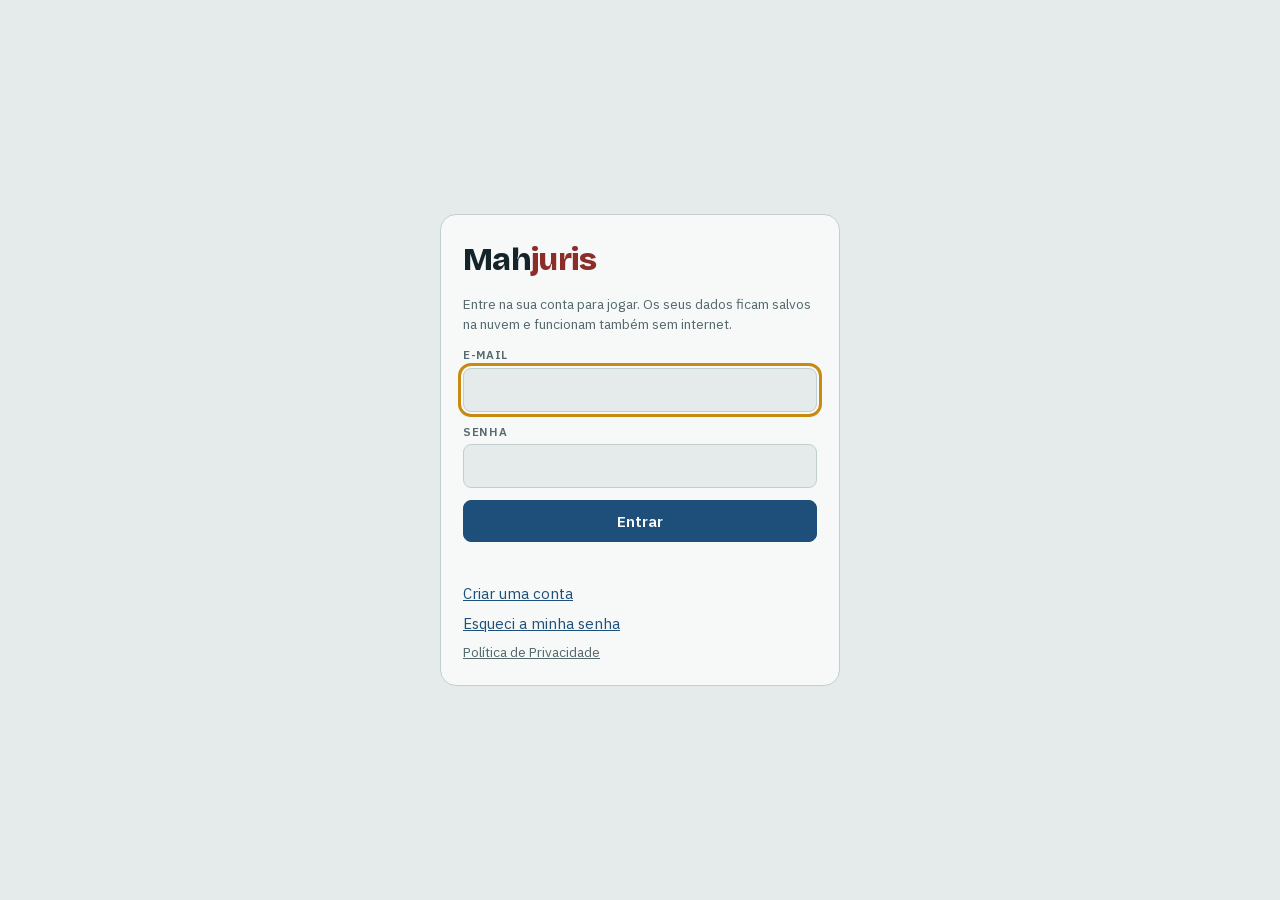
<file: index.html>
<!doctype html>
<html lang="pt-BR">
<head>
<meta charset="utf-8">
<meta name="viewport" content="width=device-width, initial-scale=1, viewport-fit=cover">
<title>Mahjuris</title>
<meta name="claude:viewport-fit-sides" content="cover">
<link rel="stylesheet" href="fonts.css">
<script src="baralhos.js"></script>
<link rel="manifest" href="manifest.webmanifest">
<meta name="theme-color" content="#1d4f7a">
<meta name="apple-mobile-web-app-capable" content="yes">
<meta name="mobile-web-app-capable" content="yes">
<meta name="apple-mobile-web-app-title" content="Mahjuris">
<meta name="apple-mobile-web-app-status-bar-style" content="default">
<link rel="apple-touch-icon" href="icons/apple-touch-icon.png">
<link rel="icon" href="icons/icon-192.png">
<meta name="description" content="Mahjuris: estude para concursos jogando. Junte cada pergunta com a sua resposta.">
<!-- mahjuris-sync -->
<script src="config.js"></script>
<script src="lib/supabase.js"></script>
<script src="sync.js"></script>
<script src="plan.js"></script>
<style>
/* Layout: mesa de estudo em ardósia; peças de marfim empilhadas em camadas, leitor da peça embaixo. */
:root{
  --bg:#e4ebea; --panel:#f6f9f8; --fg:#15242a; --muted:#56696e; --line:#c3cfcf;
  --ink:#1d4f7a; --ox:#8c2d2a; --ok:#2c7a4d; --err:#b3261e; --hint:#c98a12;
  --tile:#fbf8f0; --tile-edge:#c9bc9f; --tile-fg:#1c2326; --tile-shadow:rgba(20,35,40,.28);
  --felt:#cfdad9;
  --f-display:"Bricolage Grotesque",system-ui,sans-serif;
  --f-body:"IBM Plex Sans",system-ui,sans-serif;
  --f-tile:"IBM Plex Sans Condensed","Arial Narrow",system-ui,sans-serif;
}
@media (prefers-color-scheme: dark){:root:not([data-theme="light"]){
  --bg:#0e191d; --panel:#15242a; --fg:#e2ebec; --muted:#93a7ac; --line:#2a3d43;
  --ink:#86b6e4; --ox:#e7948a; --ok:#6fcf97; --err:#ff8a80; --hint:#f2c14e;
  --tile:#eee7d8; --tile-edge:#8f8268; --tile-fg:#1c2326; --tile-shadow:rgba(0,0,0,.55);
  --felt:#13252b; color-scheme:dark}}
:root[data-theme="dark"]{
  --bg:#0e191d; --panel:#15242a; --fg:#e2ebec; --muted:#93a7ac; --line:#2a3d43;
  --ink:#86b6e4; --ox:#e7948a; --ok:#6fcf97; --err:#ff8a80; --hint:#f2c14e;
  --tile:#eee7d8; --tile-edge:#8f8268; --tile-fg:#1c2326; --tile-shadow:rgba(0,0,0,.55);
  --felt:#13252b; color-scheme:dark}
/* tile labels stay dark-on-ivory in both themes */
:root{--t-ink:#1d4f7a; --t-ox:#8c2d2a}
*{box-sizing:border-box}
[hidden]{display:none!important}
body{background:var(--bg);color:var(--fg);font-family:var(--f-body);font-size:15px;line-height:1.45;
  padding-left:max(16px,env(safe-area-inset-left,0px));padding-right:max(16px,env(safe-area-inset-right,0px));padding-block:14px 32px}
.wrap{max-width:1100px;margin:0 auto;display:flex;flex-direction:column;gap:14px}
header.top{display:flex;flex-wrap:wrap;align-items:flex-end;justify-content:space-between;gap:10px 18px}
.brand h1{font-family:var(--f-display);font-weight:800;font-size:2rem;letter-spacing:-.02em;margin:0;line-height:1}
.brand h1 span{color:var(--ox)}
.brand p{margin:4px 0 0;color:var(--muted);font-size:.9rem}
.tabs{display:flex;gap:4px;background:var(--panel);border:1px solid var(--line);border-radius:10px;padding:3px}
.tabs button{border:0;background:transparent;color:var(--muted);font:600 .9rem var(--f-body);padding:7px 14px;border-radius:7px;cursor:pointer}
.tabs button[aria-pressed="true"]{background:var(--fg);color:var(--bg)}
.controls{display:flex;flex-wrap:wrap;gap:10px;align-items:flex-end}
.field{display:flex;flex-direction:column;gap:3px;min-width:0}
.field label{font-size:.72rem;text-transform:uppercase;letter-spacing:.06em;color:var(--muted);font-weight:600}
select,input[type=text],textarea{font:inherit;color:var(--fg);background:var(--panel);border:1px solid var(--line);border-radius:8px;padding:7px 9px;max-width:100%}
textarea{resize:vertical;min-height:64px;width:100%}
.btn{font:600 .9rem var(--f-body);border-radius:8px;padding:8px 14px;cursor:pointer;border:1px solid var(--line);background:var(--panel);color:var(--fg)}
.btn.primary{background:var(--ink);border-color:var(--ink);color:var(--panel)}
.btn.danger{color:var(--err)}
.btn.small{padding:5px 10px;font-size:.82rem}
.btn:disabled{opacity:.5;cursor:default}
:focus-visible{outline:3px solid var(--hint);outline-offset:2px}
.stats{display:flex;flex-wrap:wrap;gap:6px 18px;font-size:.88rem;color:var(--muted);align-items:center}
.stats b{color:var(--fg);font-variant-numeric:tabular-nums;font-size:1rem}
.stats .lives b{color:var(--err)}
.phasebar{display:flex;flex-direction:column;gap:6px}
.phase-head{display:flex;flex-wrap:wrap;align-items:baseline;gap:4px 14px}
.phase-n{font-family:var(--f-display);font-weight:800;font-size:1.5rem;letter-spacing:-.01em}
.phase-meta{color:var(--muted);font-size:.9rem;font-variant-numeric:tabular-nums}
.meter{height:8px;border-radius:99px;background:var(--line);overflow:hidden}
.meter i{display:block;height:100%;width:0;background:var(--ok);border-radius:99px;transition:width .5s}
.dialog .meter{margin-top:2px}
.banner{background:var(--panel);border:1px solid var(--hint);border-radius:10px;padding:10px 14px;display:flex;flex-wrap:wrap;gap:10px;align-items:center;justify-content:space-between}
.board-scroll{overflow-x:auto;background:var(--felt);border-radius:16px;padding:14px 10px}
.board{position:relative;margin:0 auto}
.tile{position:absolute;border:0;padding:0;background:none;cursor:pointer;font:inherit;text-align:left}
.tile .face{position:absolute;inset:2px;border-radius:9px;background:var(--tile);color:var(--tile-fg);
  box-shadow:3px 4px 0 var(--tile-edge),4px 7px 10px var(--tile-shadow);
  padding:6px 7px 6px 8px;display:flex;flex-direction:column;gap:3px;overflow:hidden;transition:transform .12s,box-shadow .12s,filter .2s}
.tile .kind{display:flex;align-items:center;gap:4px;font:600 .53rem/1.3 var(--f-body);letter-spacing:.02em;text-transform:uppercase;white-space:nowrap;overflow:hidden}
.tile.up .face{box-shadow:3px 4px 0 var(--tile-edge),6px 10px 14px var(--tile-shadow)}
.tile .kind i{width:7px;height:7px;border-radius:50%;flex:none}
.tile.front .kind{color:var(--t-ink)} .tile.front .kind i{background:var(--t-ink)}
.tile.back .kind{color:var(--t-ox)} .tile.back .kind i{background:var(--t-ox);border-radius:1px;transform:rotate(45deg)}
.tile .txt{font-family:var(--f-tile);font-weight:500;line-height:1.18;overflow:hidden;display:-webkit-box;-webkit-box-orient:vertical;overflow-wrap:break-word;hyphens:auto}
.tile.blocked .face{filter:brightness(.86) saturate(.8)}
.tile:hover:not(.blocked) .face{transform:translate(-1px,-2px)}
.tile.sel .face{box-shadow:0 0 0 3px var(--ink),3px 4px 0 var(--tile-edge),4px 7px 10px var(--tile-shadow);transform:translate(-1px,-3px)}
.tile.cand .face{box-shadow:0 0 0 3px var(--hint),3px 4px 0 var(--tile-edge),4px 7px 10px var(--tile-shadow);animation:pulse 1s ease-in-out infinite}
.tile.wrong .face{box-shadow:0 0 0 3px var(--err),3px 4px 0 var(--tile-edge);animation:shake .4s}
.tile.stuck .face{animation:nudge .3s}
.tile.gone{pointer-events:none}
.tile.gone .face{opacity:0;transform:scale(.7) translateY(-10px);transition:opacity .35s,transform .35s}
@keyframes shake{0%,100%{translate:0}25%{translate:-5px}75%{translate:5px}}
@keyframes nudge{0%,100%{translate:0}50%{translate:0 -3px}}
@keyframes pulse{50%{filter:brightness(1.06)}}
@media (prefers-reduced-motion:reduce){.tile .face,.tile.gone .face{transition:none;animation:none!important}}
.reader{background:var(--panel);border:1px solid var(--line);border-radius:12px;padding:12px 16px;min-height:76px;display:flex;flex-direction:column;gap:4px}
.reader .rk{font-size:.72rem;text-transform:uppercase;letter-spacing:.07em;font-weight:600;color:var(--muted)}
.reader .rt{font-size:1.02rem;max-width:70ch}
.reader.ok .rk{color:var(--ok)} .reader.bad .rk{color:var(--err)}
.overlay{position:fixed;inset:0;background:rgba(10,20,24,.55);display:flex;align-items:center;justify-content:center;z-index:50;
  padding:max(16px,env(safe-area-inset-top,0px)) max(16px,env(safe-area-inset-right,0px)) max(16px,env(safe-area-inset-bottom,0px)) max(16px,env(safe-area-inset-left,0px))}
.dialog{background:var(--panel);color:var(--fg);border-radius:16px;padding:22px;max-width:520px;width:100%;max-height:100%;overflow:auto;display:flex;flex-direction:column;gap:12px}
.dialog h2{font-family:var(--f-display);font-size:1.6rem;margin:0;text-wrap:balance}
.dialog ul{margin:0;padding-left:18px;display:flex;flex-direction:column;gap:6px;font-size:.92rem}
.dialog .row{display:flex;flex-wrap:wrap;gap:8px}
.assume{font-size:.84rem;color:var(--muted);border-top:1px solid var(--line);padding-top:12px}
.assume summary{cursor:pointer;font-weight:600;color:var(--fg)}
.assume ul{margin:8px 0 0;padding-left:18px;display:flex;flex-direction:column;gap:4px}
/* deck editor */
.decks{display:grid;grid-template-columns:minmax(200px,260px) 1fr;gap:16px;align-items:start}
@media (max-width:720px){.decks{grid-template-columns:1fr}}
.panel{background:var(--panel);border:1px solid var(--line);border-radius:12px;padding:14px;display:flex;flex-direction:column;gap:10px;min-width:0}
.panel h2{font-family:var(--f-display);font-size:1.15rem;margin:0}
.decklist{list-style:none;margin:0;padding:0;display:flex;flex-direction:column;gap:4px}
.decklist button{width:100%;text-align:left;border:1px solid transparent;background:transparent;color:var(--fg);font:inherit;padding:8px 10px;border-radius:8px;cursor:pointer;display:flex;justify-content:space-between;gap:8px}
.decklist button[aria-current="true"]{border-color:var(--ink);background:var(--bg)}
.decklist small{color:var(--muted);font-variant-numeric:tabular-nums}
.pairs{list-style:none;margin:0;padding:0;display:flex;flex-direction:column;gap:6px}
.pairs li{display:grid;grid-template-columns:1fr 1fr;gap:10px;align-items:start;padding:8px 10px;border:1px solid var(--line);border-radius:8px;font-size:.9rem}
.pairs li .f{color:var(--ink)} .pairs li .b{color:var(--ox)}
.pairs li .t{display:block;font-size:.66rem;letter-spacing:.07em;text-transform:uppercase;color:var(--muted);margin-bottom:2px}
@media (max-width:560px){.pairs li{grid-template-columns:1fr}}
.pairs li .pacts{grid-column:1/-1;display:flex;flex-wrap:wrap;gap:6px;align-items:center}
.tagx{font-size:.7rem;letter-spacing:.05em;text-transform:uppercase;color:var(--muted);border:1px solid var(--line);border-radius:99px;padding:2px 8px}
.cmp{display:flex;flex-direction:column;gap:4px;border:1px solid var(--line);border-radius:8px;padding:8px 10px;font-size:.9rem}
.cmp .t{font-size:.66rem;letter-spacing:.07em;text-transform:uppercase;color:var(--muted)}
.cmp del{color:var(--err)} .cmp ins{color:var(--ok);text-decoration:none;font-weight:600}
.undo{position:fixed;left:50%;bottom:calc(16px + env(safe-area-inset-bottom,0px));transform:translateX(-50%);z-index:60;display:flex;align-items:center;gap:12px;max-width:calc(100% - 32px);width:max-content;background:var(--fg);color:var(--bg);border-radius:10px;padding:10px 12px 10px 16px;font-size:.9rem;box-shadow:0 6px 20px rgba(0,0,0,.25)}
.undo[hidden]{display:none}
.undo .btn{background:transparent;color:var(--bg);border-color:currentColor}
.addgrid{display:grid;grid-template-columns:1fr 1fr;gap:10px}
@media (max-width:560px){.addgrid{grid-template-columns:1fr}}
.note{font-size:.84rem;color:var(--muted);margin:0}
.imp{display:flex;flex-direction:column;gap:8px;border-top:1px solid var(--line);padding-top:12px}
.imp.imp-top{border-top:0;padding-top:0;border-bottom:1px solid var(--line);padding-bottom:12px;margin-bottom:4px}
.imp input.filein{position:absolute;width:1px;height:1px;opacity:0;overflow:hidden}
.filebtn{align-self:flex-start;display:inline-block}
.imp input.filein:focus-visible+.filebtn,.filebtn:focus-within{outline:2px solid var(--ink)}
.impdeck{display:flex;align-items:center;gap:8px;font-size:.88rem;cursor:pointer}
.impdeck span{flex:1;min-width:0}
.note.warn{color:var(--err);padding-left:26px}
.impdeck small{color:var(--muted);font-variant-numeric:tabular-nums}
.msg{font-size:.85rem;color:var(--ok);min-height:1.2em;margin:0}
.timer{display:flex;flex-wrap:wrap;align-items:center;gap:6px 12px;font-variant-numeric:tabular-nums}
.timer .tm-clock{font:800 1.15rem/1 var(--f-display);letter-spacing:.02em}
.timer.paused .tm-clock{color:var(--muted)}
.timer .tm-total{color:var(--muted);font-size:.85rem;flex:1;min-width:0}
.tempo{display:flex;flex-direction:column;gap:12px}
.tempo h3{margin:0;font:800 1.25rem var(--f-display)}
.menu{flex-direction:column;gap:14px}
.menupanel{display:flex;flex-direction:column;gap:12px;max-width:560px;width:100%}
.menupanel h2{margin:0;font:800 1.3rem var(--f-display)}
.menupanel select{width:100%}
.btn.big{padding:12px 20px;font-size:1.02rem}
.menubtns{display:flex;gap:8px;flex-wrap:wrap}
.gamebar{display:flex;align-items:center;gap:8px 12px;flex-wrap:wrap;justify-content:space-between}
.gamebar .timer{flex:1;min-width:0;flex-direction:column;align-items:flex-start;gap:2px}
.gamebar .tm-total{font-size:.78rem}
.gbtns{display:flex;gap:6px}
.iconbtn{display:inline-flex;align-items:center;justify-content:center;padding:5px 8px;min-width:36px}
.timer.concealed .tm-clock,.timer.concealed .tm-total{visibility:hidden}
.timer.concealed::before{content:"Cronômetro oculto";color:var(--muted);font-size:.8rem;position:absolute}
.gamebar .timer{position:relative}
.boardwrap{position:relative}
.boardwrap .board-scroll{isolation:isolate}
.editzone{display:flex;justify-content:flex-end;margin-top:40px;min-height:1px}
.editzone .redit{background:transparent;border-style:dashed;color:var(--muted)}
.editform{display:flex;flex-direction:column;gap:10px}
.editform textarea{min-height:84px}
.pausecover{position:absolute;inset:0;border-radius:16px;background:var(--bg);display:flex;flex-direction:column;align-items:center;justify-content:center;gap:14px;z-index:50}
.pausecover[hidden]{display:none}
.pausecover p{font:800 1.4rem var(--f-display);margin:0}
.statlist{list-style:none;margin:0;padding:0;display:flex;flex-direction:column;gap:14px}
.statlist li{display:flex;flex-direction:column;gap:4px}
.statlist .st-top{display:flex;justify-content:space-between;align-items:baseline;gap:10px}
.statlist .st-pct{font:800 1.2rem/1 var(--f-display);font-variant-numeric:tabular-nums}
.statlist .st-sub{color:var(--muted);font-size:.84rem;font-variant-numeric:tabular-nums}
.st-mat>summary{list-style:none;cursor:pointer;display:flex;flex-direction:column;gap:4px}
.st-mat>summary::-webkit-details-marker{display:none}
.st-mat>summary .st-top strong::after{content:" ▾";color:var(--muted);font-weight:400}
.st-mat[open]>summary .st-top strong::after{content:" ▴"}
.st-tops{margin:12px 0 4px 10px;padding-left:12px;border-left:2px solid var(--line)}
.st-tops .st-pct{font-size:1rem}
.st-acts{display:flex;flex-wrap:wrap;gap:6px;margin-top:4px}
.st-export{margin:0 0 12px}
.st-matreset{margin-top:10px;padding-top:8px;border-top:1px dashed var(--line)}
.st-subs summary{cursor:pointer;font-size:.84rem;color:var(--muted);margin-top:4px}
.st-sublist{list-style:none;margin:6px 0 0;padding:0;display:flex;flex-direction:column;gap:2px;font-size:.82rem}
.st-sublist li{display:flex;justify-content:space-between;gap:10px;flex-direction:row}
.st-sublist li b{white-space:nowrap;font-variant-numeric:tabular-nums;font-weight:600}
.st-sublist li.bad b{color:var(--err)}
.statlist li.tot{border-top:1px solid var(--line);padding-top:12px}
</style>

<div class="wrap" lang="pt-BR">
  <header class="top" id="hdr">
    <div class="brand"><h1>Mah<span>juris</span></h1><p>Estude jogando. Junte cada pergunta com a sua resposta.</p></div>
    <div class="tabs" role="group" aria-label="Seção">
      <button id="tab-play" aria-pressed="true">Jogar</button>
      <button id="tab-decks" aria-pressed="false">Baralhos</button>
      <button id="tab-stats" aria-pressed="false">Estatísticas</button>
    </div>
  </header>

  <section id="view-menu" class="menu">
    <div class="panel menupanel">
      <h2>Novo jogo</h2>
      <div class="field"><label for="sel-mat">Matéria</label><select id="sel-mat"></select></div>
      <div class="field"><label for="sel-deck">Assunto</label><select id="sel-deck"></select></div>
      <div class="phasebar">
        <div class="phase-head"><span class="phase-n" id="ph-n">Fase 1</span><span class="phase-meta" id="ph-meta"></span></div>
        <div class="meter" role="progressbar" aria-label="Baralho dominado" aria-valuemin="0" aria-valuemax="100" id="ph-meter"><i id="ph-fill"></i></div>
      </div>
      <div class="field"><label for="sel-size">Quantidade de cartas</label>
        <select id="sel-size"><option value="6">6 pares (12 peças)</option><option value="10" selected>10 pares (20 peças)</option><option value="15">15 pares (30 peças)</option><option value="20">20 pares (40 peças)</option></select></div>
      <div class="field"><label for="sel-mode">Modo de estudo</label>
        <select id="sel-mode"><option value="iniciante">Iniciante (com dicas)</option><option value="normal" selected>Normal</option><option value="avancado">Avançado (3 erros)</option></select></div>
      <div class="field"><label for="sel-stack">Tipo de tabuleiro</label>
        <select id="sel-stack"><option value="1" selected>Empilhado (camadas de mahjong)</option><option value="0">Plano</option></select></div>
      <p class="note" id="saved-note" hidden></p>
      <div class="menubtns"><button class="btn primary big" id="btn-play" type="button">Jogar</button><button class="btn danger" id="btn-discard-saved" type="button" hidden>Descartar jogo salvo</button><button class="btn" id="btn-review" type="button" hidden>Revisar</button></div>
      <p class="note" id="review-note" hidden></p>
    </div>
      <details class="assume">
        <summary>Regras do jogo</summary>
        <ul>
          <li>As peças são empilhadas em até quatro camadas, com a regra de peça livre do mahjong. Dá para trocar para tabuleiro plano no seletor.</li>
          <li>Cada baralho é jogado em fases. Uma fase reúne os pares errados na fase anterior e completa com pares ainda não vistos. Um par está dominado quando você acerta sem errar; o baralho termina quando todos estão dominados.</li>
          <li>Conta como erro o par da peça que você escolheu primeiro. O tabuleiro é sempre montado de forma que tenha solução.</li>
          <li>Errar não remove as peças. O progresso e os baralhos ficam salvos até você excluir ou zerar.</li>
          <li>Cada rodada tem só pares completos: nenhuma peça sobra no fim. Para não dar para acertar no chute, a rodada junta pares parecidos entre si (mesmo tema, prazos e números próximos).</li>
          <li>No modo iniciante, ao escolher uma peça, três opções brilham por alguns segundos e uma delas é a certa.</li>
          <li>Ao importar do Anki, o 1º campo vira uma peça e o 2º vira a peça par. Se a nota tiver um campo "Tipo" (como nos baralhos Mahjuris), ele define o rótulo da peça. Baralhos de certo ou errado vêm desmarcados.</li>
          <li>Respostas com texto idêntico (por exemplo, duas perguntas cuja resposta é "10 dias") valem para qualquer uma delas.</li>
        </ul>
      </details>
      <p class="note" style="margin:0">O Mahjuris é um app independente, sem vínculo com órgãos públicos ou bancas de concurso. Textos de lei vêm de fontes oficiais (planalto.gov.br e sites das assembleias legislativas). Confira sempre a redação vigente.</p>
  </section>

  <section id="view-play" hidden style="display:none;flex-direction:column;gap:12px">
    <div class="gamebar">
      <div class="timer paused" id="timer" role="timer" aria-label="Tempo de estudo nesta fase"><span class="tm-clock" id="tm-phase">00:00</span><span class="tm-total" id="tm-total"></span></div>
      <div class="gbtns"><button class="btn small iconbtn" id="btn-eye" type="button"></button><button class="btn small iconbtn" id="btn-fs" type="button"></button><button class="btn small" id="tm-btn" type="button" disabled>Pausar</button><button class="btn small" id="btn-exit" type="button">Sair</button></div>
    </div>
    <div class="stats" aria-live="polite">
      <span id="g-phase">Fase 1</span>
      <span>Pares restantes <b id="st-left">0</b></span>
      <span hidden>Acertos <b id="st-ok">0</b></span>
      <span hidden>Erros <b id="st-err">0</b></span>
      <span class="lives" id="st-lives-wrap" hidden>Vidas <b id="st-lives">3</b></span>
      <span id="st-dec-wrap">Respostas sem par <b id="st-dec">0</b></span>
    </div>
    <div class="banner" id="stuck" hidden>
      <span>Nenhum par está livre agora. Embaralhe as peças que sobraram para continuar.</span>
      <button class="btn small" id="btn-shuffle">Embaralhar</button>
    </div>
    <div class="boardwrap"><div class="board-scroll" id="board-scroll"><div class="board" id="board"></div></div>
      <div class="pausecover" id="pausecover" hidden><p>Jogo pausado</p><button class="btn primary big" id="btn-resume" type="button">Retomar</button></div></div>
    <div class="reader" id="reader" aria-live="polite">
      <span class="rk" id="r-kind">Como jogar</span>
      <span class="rt" id="r-text">Toque numa peça livre e depois na peça que responde a ela. Uma peça está livre quando nada está em cima dela e um dos lados (esquerdo ou direito) está vazio. Peças presas ficam mais escuras.</span>
    </div>
    <div class="editzone"><button class="btn small redit" id="btn-edit" type="button" hidden>Editar carta</button></div>
  </section>

  <section id="view-stats" hidden>
    <div class="panel tempo" id="tempo-box"></div>
  </section>

  <section id="view-decks" hidden>
    <div class="decks">
      <div class="panel">
        <h2>Seus baralhos</h2>
        <div class="imp imp-top">
          <div class="field"><label for="imp-file">Carregar baralho de arquivo</label><input type="file" id="imp-file" accept=".xlsx,.xlsm,.xls,.csv,.tsv,.txt,.apkg,.colpkg" class="filein"></div>
          <label for="imp-file" class="btn primary filebtn">Carregar arquivo (Excel, CSV ou Anki)</label>
          <p class="note">Planilha do Excel (.xlsx) ou CSV: uma carta por linha, com as colunas pergunta e resposta (ou carta_a e carta_b). As colunas matéria, assunto (tópico), subtópico e fundamento são opcionais. Anki (.apkg): a frente vira uma peça e o verso, a peça par; cada subbaralho vira um baralho.</p>
          <p class="msg" id="imp-msg" aria-live="polite"></p>
          <div id="imp-preview" style="display:flex;flex-direction:column;gap:6px"></div>
        </div>
        <ul class="decklist" id="decklist"></ul>
        <div class="field" style="border-top:1px solid var(--line);padding-top:12px"><label for="new-deck-name">Novo baralho</label><input type="text" id="new-deck-name" placeholder="Ex.: Lei 10.990/97"></div>
        <button class="btn" id="btn-create-deck">Criar baralho vazio</button>
        <p class="note" id="sync-note">Salvando neste navegador.</p>
      </div>
      <div class="panel" id="deck-detail"></div>
    </div>
  </section>
</div>

<div class="overlay" id="overlay" hidden><div class="dialog" id="dialog" role="dialog" aria-modal="true" aria-labelledby="dlg-title"></div></div>

<script>
window.MJ_START=function(){
const $=id=>document.getElementById(id);
const TYPES={
  pergunta:["Pergunta","Resposta"], lei:["Lei","Assunto"], artigo:["Artigo","Conteúdo"],
  conceito:["Conceito","Definição"], palavra:["Palavra","Significado"], anki:["Frente","Verso"]
};
const SAMPLE={id:"exemplo-direito",name:"Direito: exemplos",builtin:true,pairs:[
 ["pergunta","Quantum necessário para o livramento condicional em crime hediondo?","Mais de 2/3 da pena, se não for reincidente específico (CP, art. 83, V)."],
 ["pergunta","Prazo para conclusão do inquérito policial com indiciado preso?","10 dias (CPP, art. 10)."],
 ["pergunta","Prazo para conclusão do inquérito policial com indiciado solto?","30 dias (CPP, art. 10)."],
 ["pergunta","Quem são considerados militares estaduais?","Os integrantes da Brigada Militar e do Corpo de Bombeiros Militar."],
 ["lei","Lei Complementar 10.990/97 (RS)","Estatuto dos Servidores Militares da Brigada Militar do RS."],
 ["lei","Lei 8.072/90","Lei dos Crimes Hediondos."],
 ["lei","Lei 11.343/06","Lei de Drogas (Sisnad)."],
 ["lei","Lei 11.340/06","Lei Maria da Penha: violência doméstica e familiar contra a mulher."],
 ["lei","Lei 13.869/19","Lei de Abuso de Autoridade."],
 ["lei","Lei 8.069/90","Estatuto da Criança e do Adolescente (ECA)."],
 ["conceito","Flagrante próprio","Quem está cometendo a infração penal ou acaba de cometê-la (CPP, art. 302, I e II)."],
 ["conceito","Flagrante impróprio (quase flagrante)","Quem é perseguido, logo após, em situação que faça presumir ser o autor (CPP, art. 302, III)."],
 ["conceito","Flagrante presumido (ficto)","Quem é encontrado, logo depois, com instrumentos, armas, objetos ou papéis que façam presumir ser o autor (CPP, art. 302, IV)."],
 ["palavra","Prevaricação","Retardar ou deixar de praticar, indevidamente, ato de ofício, ou praticá-lo contra a lei, para satisfazer interesse ou sentimento pessoal (CP, art. 319)."],
 ["palavra","Peculato","Funcionário público se apropria de dinheiro, valor ou bem de que tem a posse em razão do cargo, ou o desvia (CP, art. 312)."],
 ["palavra","Concussão","Exigir, para si ou para outrem, vantagem indevida em razão da função (CP, art. 316)."],
 ["palavra","Corrupção passiva","Solicitar ou receber vantagem indevida, ou aceitar promessa dela, em razão da função (CP, art. 317)."],
 ["artigo","CF, art. 5º, LVII","Ninguém será considerado culpado até o trânsito em julgado de sentença penal condenatória."],
 ["pergunta","Idade mínima para concorrer a Presidente da República?","35 anos (CF, art. 14, § 3º, VI, a)."],
 ["pergunta","Prazo da prisão temporária em crime hediondo?","30 dias, prorrogável por igual período em caso de extrema e comprovada necessidade."]
].map((p,i)=>({id:"s"+(i+1),type:p[0],front:p[1],back:p[2]}))};

/* ---------- storage: navegador + (se disponível) conta ---------- */
const LS="mahjuris.decks.v1";
let decks=[];
function lsRead(){try{const v=JSON.parse(localStorage.getItem(LS)||"[]");return Array.isArray(v)?v:[]}catch(e){return []}}
function lsWrite(){try{localStorage.setItem(LS,JSON.stringify(decks))}catch(e){}}
decks=lsRead();
let remote=null; // {col}
// Um baralho grande é guardado em partes: documento principal {name, updatedAt, chunks} + documentos "<id>__<n>" com {pairs}.
function chunkPairs(pairs){
  const out=[]; let cur=[], size=0;
  for(const p of pairs){ const s=JSON.stringify(p).length; if(cur.length&&size+s>150000){out.push(cur);cur=[];size=0} cur.push(p); size+=s; }
  if(cur.length||!out.length) out.push(cur); return out;
}
async function initRemote(){
  try{
    if(!window.claude||!window.claude.use) return;
    const [db,user]=await Promise.all([claude.use("db"),claude.use("user")]);
    if(!db||!user) return;
    const id=await user.id(); if(!id) return;
    const col=db.collection("data/users/"+id);
    const snap=await Promise.race([col.get(),new Promise((_,r)=>setTimeout(()=>r(new Error("timeout")),10000))]);
    const docs=new Map(snap.docs.map(s=>[s.id,s.data()||{}]));
    const byId=new Map(decks.map(d=>[d.id,d]));
    const remoteIds=new Set();
    for(const [k,d] of docs){
      if(k.startsWith("prog__")){ const id=k.slice(6), cur=PROG[id]; if(!cur||(d.updatedAt||0)>(cur.updatedAt||0)) PROG[id]={phase:d.phase||1,mastered:d.mastered||[],review:d.review||[],current:d.current||null,updatedAt:d.updatedAt||0}; continue; }
      if(k.includes("__")) continue;
      let pairs=Array.isArray(d.pairs)?d.pairs:null;
      if(!pairs&&typeof d.chunks==="number"){ pairs=[]; for(let i=0;i<d.chunks;i++){const c=docs.get(k+"__"+i); if(c&&Array.isArray(c.pairs)) pairs.push(...c.pairs)} }
      if(!pairs) continue;
      remoteIds.add(k);
      const cur=byId.get(k);
      if(!cur||(d.updatedAt||0)>=(cur.updatedAt||0)) byId.set(k,{id:k,name:String(d.name||"Sem nome"),pairs,updatedAt:d.updatedAt||0,chunks:d.chunks||0});
      else cur.chunks=d.chunks||0;
    }
    remote={col};
    const merged=[...byId.values()];
    for(const d of merged){ if(!remoteIds.has(d.id)) await saveRemote(d); }
    decks=merged; lsWrite();
    try{localStorage.setItem(LSP,JSON.stringify(PROG))}catch(e){}
    for(const id of Object.keys(PROG)) if(!docs.has("prog__"+id)) saveProg(id);
    if(!G) renderMenu();
    $("sync-note").textContent="Salvando na sua conta e neste navegador.";
    renderDeckSelect(); renderDecks();
  }catch(e){}
}
const writeChain=new Map();
function queued(id,fn){const p=(writeChain.get(id)||Promise.resolve()).then(fn).catch(()=>{}); writeChain.set(id,p); return p}
function saveRemote(d){
  if(!remote) return Promise.resolve();
  return queued(d.id,async()=>{
    const parts=chunkPairs(d.pairs), old=d.chunks||0;
    for(let i=0;i<parts.length;i++) await remote.col.doc(d.id+"__"+i).set({pairs:parts[i]});
    for(let i=parts.length;i<old;i++) await remote.col.doc(d.id+"__"+i).delete();
    await remote.col.doc(d.id).set({name:d.name,updatedAt:d.updatedAt||Date.now(),chunks:parts.length});
    d.chunks=parts.length;
  });
}
function deleteRemote(d){
  if(!remote) return;
  queued(d.id,async()=>{ await remote.col.doc(d.id).delete(); for(let i=0;i<(d.chunks||0);i++) await remote.col.doc(d.id+"__"+i).delete(); });
}
/* ---------- progresso por baralho (fases) ---------- */
const LSP="mahjuris.progress.v1";
let PROG={};
try{const v=JSON.parse(localStorage.getItem(LSP)||"{}"); if(v&&typeof v==="object") PROG=v}catch(e){}
function prog(id){ if(!PROG[id]) PROG[id]={phase:1,mastered:[],review:[],current:null,updatedAt:0}; return PROG[id]; }
function saveProg(id){
  const P=prog(id); P.updatedAt=Date.now();
  try{localStorage.setItem(LSP,JSON.stringify(PROG))}catch(e){}
  if(remote) queued("prog__"+id,()=>remote.col.doc("prog__"+id).set({phase:P.phase,mastered:P.mastered,review:P.review,current:P.current||null,updatedAt:P.updatedAt}));
}
function dropProg(id){ delete PROG[id]; try{localStorage.setItem(LSP,JSON.stringify(PROG))}catch(e){} if(remote) queued("prog__"+id,()=>remote.col.doc("prog__"+id).delete()); }
function deckStatus(deck){
  const P=prog(deck.id), ids=new Set(deck.pairs.map(p=>p.id));
  const mastered=P.mastered.filter(x=>ids.has(x)).length, review=P.review.filter(x=>ids.has(x)).length;
  return {phase:P.phase,mastered,review,total:deck.pairs.length,done:deck.pairs.length>0&&mastered===deck.pairs.length};
}
function phasePairs(deck,size){
  const P=prog(deck.id), byId=new Map(deck.pairs.map(p=>[p.id,p]));
  if(Array.isArray(P.current)&&P.current.length&&P.current.every(x=>byId.has(x))) return P.current.map(x=>byId.get(x));
  const m=new Set(P.mastered), rv=P.review.filter(x=>byId.has(x));
  const fresh=shuffle(deck.pairs.filter(p=>!m.has(p.id)&&!rv.includes(p.id)));
  const rvP=rv.slice(0,size).map(x=>byId.get(x));
  const pick=[...rvP,...pickSimilar(fresh,rvP,size-rvP.length)];
  P.current=pick.map(p=>p.id); saveProg(deck.id);
  return pick;
}
function renderPhase(){
  const deck=deckById($("sel-deck").value), st=deckStatus(deck);
  $("ph-n").textContent=st.done?"Baralho estudado":"Fase "+st.phase;
  $("ph-meta").textContent=st.mastered+" de "+st.total+" pares dominados"+(st.review?" · "+st.review+" para revisar":"");
  const pct=st.total?Math.round(st.mastered/st.total*100):0;
  $("ph-fill").style.width=pct+"%"; $("ph-meter").setAttribute("aria-valuenow",pct);
}
function persist(d){ d.updatedAt=Date.now(); lsWrite(); saveRemote(d); }
/* baralhos de fábrica: assets/baralhos.js (gerado por gerar_baralhos.py) */
const BUILTIN=(window.MJ_BUILTIN||[]).map(d=>({...d,builtin:true}));
const LSE="mahjuris.edits.v1";
let EDITS={}; try{EDITS=JSON.parse(localStorage.getItem(LSE)||"{}")||{}}catch(e){EDITS={}}
function applyEdits(list){ list.forEach(d=>d.pairs.forEach(p=>{const e=EDITS[p.id]; if(e){ if(p._of==null){p._of=p.front; p._ob=p.back;} p.front=e.front; p.back=e.back; }})); }
applyEdits(BUILTIN); applyEdits([SAMPLE]);
const LSX="mahjuris.extra.v1";
let EXTRA={}; try{EXTRA=JSON.parse(localStorage.getItem(LSX)||"{}")||{}}catch(e){EXTRA={}}
[...BUILTIN,SAMPLE].forEach(d=>{(EXTRA[d.id]||[]).forEach(p=>{p.extra=true; const i=d.pairs.findIndex(x=>x.id===p.after); if(i>=0) d.pairs.splice(i+1,0,p); else d.pairs.push(p)})});
function saveExtra(){try{localStorage.setItem(LSX,JSON.stringify(EXTRA))}catch(e){}}
function saveEdits(){try{localStorage.setItem(LSE,JSON.stringify(EDITS))}catch(e){}}
const FIRST=BUILTIN[0]||SAMPLE;
function allDecks(){return [...BUILTIN,SAMPLE,...decks]}
const TEMPD=new Map();
function deckById(id){return TEMPD.get(id)||allDecks().find(d=>d.id===id)||FIRST}
function wrongPairs(d){return d.pairs.filter(p=>{const x=DST.pairs[p.id]; return x&&x.err>0&&x.last===0})}
/* ---------- estatísticas por matéria (grupo do baralho): tempo de estudo e aproveitamento ---------- */
const LST="mahjuris.stats.v1";
let STATS={}; try{STATS=JSON.parse(localStorage.getItem(LST)||"{}")||{}}catch(e){STATS={}}
const T={run:false,last:0,phase:0,mat:null,iv:null,wasRun:false,saved:0};
function materiaDe(d){return d.group||d.name}
function stat(m){return STATS[m]||(STATS[m]={ms:0,ok:0,err:0,fases:0})}
const LSD="mahjuris.dstats.v1";
let DST={decks:{},pairs:{}}; try{const v=JSON.parse(localStorage.getItem(LSD)||"null"); if(v&&v.decks&&v.pairs) DST=v}catch(e){}
function dstat(id){return DST.decks[id]||(DST.decks[id]={ms:0,ok:0,err:0,fases:0})}
function pstat(id){return DST.pairs[id]||(DST.pairs[id]={ok:0,err:0,last:1})}
function statIdOf(d){return d.statId||d.id}
function emptySess(){return {ms:0,ok:0,err:0,p:{}}}
const LSR="mahjuris.srs.v1", SRS_DAYS=[1,3,7,15,30];
let SRS={}; try{SRS=JSON.parse(localStorage.getItem(LSR)||"{}")||{}}catch(e){SRS={}}
function srsSave(){try{localStorage.setItem(LSR,JSON.stringify(SRS))}catch(e){}}
function dayAt(n){const d=new Date(); return new Date(d.getFullYear(),d.getMonth(),d.getDate()+n).getTime()}
function srsUpdate(id,e,deckId){
  const x=SRS[id], now=Date.now();
  if(e[1]>0){ SRS[id]={b:0,due:dayAt(SRS_DAYS[0]),deck:deckId}; return; }
  if(x&&e[0]>0&&x.due<=now){ const b=x.b+1; if(b>=SRS_DAYS.length) delete SRS[id]; else SRS[id]={b,due:dayAt(SRS_DAYS[b]),deck:x.deck||deckId}; }
}
function srsOf(d){ const now=Date.now(), due=[], later=[]; d.pairs.forEach(p=>{const x=SRS[p.id]; if(!x) return; (x.due<=now?due:later).push(p)});
  const next=later.length?Math.min(...later.map(p=>SRS[p.id].due)):null; return {due,later,next}; }
function whenT(t){ const days=Math.round((t-dayAt(0))/864e5); const dt=new Date(t).toLocaleDateString("pt-BR",{day:"2-digit",month:"2-digit"}); return days<=1?"amanhã ("+dt+")":"em "+days+" dias ("+dt+")"; }
function tSave(){try{localStorage.setItem(LST,JSON.stringify(STATS)); localStorage.setItem(LSD,JSON.stringify(DST))}catch(e){}}
function statHit(ok,pr){ if(!G) return; if(ok) G.sess.ok++; else G.sess.err++;
  if(pr){ const q=G.sess.p||(G.sess.p={}), e=q[pr.id]||(q[pr.id]=[0,0,1]); if(ok){e[0]++; e[2]=1} else {e[1]++; e[2]=0} }
  saveBoard(); tRender(); }
function commitSess(){ if(!G||!G.sess) return; const dk=deckById(G.deckId), s=stat(materiaDe(dk)), ds=dstat(statIdOf(dk));
  s.ms+=G.sess.ms; s.ok+=G.sess.ok; s.err+=G.sess.err; ds.ms+=G.sess.ms; ds.ok+=G.sess.ok; ds.err+=G.sess.err;
  const sid=statIdOf(dk); Object.entries(G.sess.p||{}).forEach(([id,e])=>{const ps=pstat(id); ps.ok+=e[0]; ps.err+=e[1]; ps.last=e[2]; if(e[0]+e[1]) ps.t=Date.now(); srsUpdate(id,e,sid)}); srsSave();
  G.sess=emptySess(); tSave(); }
function shownStat(m){ const s=stat(m), x=(G&&G.sess&&materiaDe(deckById(G.deckId))===m)?G.sess:{ms:0,ok:0,err:0}; return {ms:s.ms+x.ms,ok:s.ok+x.ok,err:s.err+x.err,fases:s.fases} }
function snapshot(){ if(!G||G.over) return null;
  return {phase:G.phase,mode:G.mode,cols:G.cols,lives:G.lives,ok:G.ok,err:G.err,missed:[...G.missed.keys()],ms:T.phase,sess:{...G.sess},
    tiles:G.tiles.map(t=>{const {pair,alive,id,...pos}=t; return {...pos,p:pair.id,a:alive?1:0}})} }
function saveBoard(){ const s=snapshot(); if(!s) return; prog(G.deckId).board=s; saveProg(G.deckId); }
function restoreGame(deck){
  const P=prog(deck.id), S=P.board, byId=new Map(deck.pairs.map(p=>[p.id,p]));
  if(!S||!Array.isArray(S.tiles)||!S.tiles.every(t=>byId.has(t.p))){ P.board=null; saveProg(deck.id); return false; }
  const tiles=S.tiles.map((t,i)=>{const {p,a,...pos}=t; return {...pos,pair:byId.get(p),alive:!!a,id:"t"+i}});
  const pairs=[...new Map(tiles.filter(t=>!t.decoy).map(t=>[t.pair.id,t.pair])).values()];
  G={deckId:deck.id,phase:S.phase,pairs,tiles,cols:S.cols,sel:null,ok:S.ok,err:S.err,missed:new Map((S.missed||[]).filter(id=>byId.has(id)).map(id=>[id,byId.get(id)])),mode:S.mode,lives:S.lives,over:false,hintTimer:null,sess:S.sess||emptySess()};
  $("st-lives-wrap").hidden=G.mode!=="avancado"; edTarget=null; $("btn-edit").hidden=true;
  hideOverlay(); showReader("Jogo retomado","Você voltou para a fase "+G.phase+" de onde parou.");
  renderBoard(); updateStats();
  tPause(); T.user=false; T.mat=materiaDe(deck); T.phase=S.ms||0; tStart();
  return true;
}
function pctT(s){const n=s.ok+s.err; return n?Math.round(s.ok/n*100):null}
function tTick(){
  if(!T.run) return;
  const now=Date.now(), dt=Math.max(0,Math.min(now-T.last,5000)); T.last=now;
  T.phase+=dt; if(G&&G.sess) G.sess.ms+=dt;
  if(now-T.saved>5000){T.saved=now; tSave()}
  tRender();
}
function tStart(){ if(T.run||!T.mat||!G||G.over) return; T.run=true; T.last=Date.now(); T.iv=setInterval(tTick,1000); tRender(); }
function tPause(){ if(T.run){ tTick(); T.run=false; clearInterval(T.iv); T.iv=null; tSave(); } tRender(); }
function tNewPhase(deck){ tPause(); T.user=false; T.mat=materiaDe(deck); T.phase=0; tStart(); }
function userPause(){ if(!G||G.over) return; T.user=true; T.wasRun=false; tPause(); saveBoard(); }
function userResume(){ T.user=false; tStart(); tRender(); }
function resumeIfIdle(){ if(G&&!G.over&&!T.user&&$("overlay").hidden&&!$("view-play").hidden) tStart(); }
function clockT(ms){const s=Math.floor(ms/1000),h=Math.floor(s/3600),m=Math.floor(s%3600/60),x=s%60,p=n=>String(n).padStart(2,"0"); return (h?h+":"+p(m):p(m))+":"+p(x)}
function durT(ms){const m=Math.floor(ms/60000),h=Math.floor(m/60); return h?h+"h "+String(m%60).padStart(2,"0")+"min":m?m+" min":Math.floor(ms/1000)+" s"}
function tRender(){
  const b=$("tm-btn"); if(!b) return;
  $("tm-phase").textContent=clockT(T.phase);
  $("pausecover").hidden=!T.user;
  if(T.mat){const s=shownStat(T.mat), p=pctT(s); $("tm-total").textContent=T.mat+": "+durT(s.ms)+(p!=null?" · "+p+"% de acertos":"");} else $("tm-total").textContent="";
  b.disabled=!(G&&!G.over);
  b.textContent=T.user?"Retomar":"Pausar";
  b.setAttribute("aria-label",T.user?"Retomar o jogo":"Pausar o jogo");
  $("timer").classList.toggle("paused",!T.run);
}
function playReview(d){
  const due=srsOf(d).due; if(!due.length) return;
  const t={id:"rev__"+d.id,name:"Revisão: "+d.name,group:groupOf(d),builtin:true,temp:true,statId:d.id,pairs:due};
  TEMPD.set(t.id,t); dropProg(t.id); selectDeck(t.id); startGame();
}
function playWhole(d){ dropProg(d.id); selectDeck(d.id); startGame(); }
function playWrong(d){
  const wr=wrongPairs(d); if(!wr.length) return;
  const t={id:"erros__"+d.id,name:"Só os erros: "+d.name,group:groupOf(d),builtin:true,temp:true,statId:d.id,pairs:wr};
  TEMPD.set(t.id,t); dropProg(t.id); selectDeck(t.id); startGame();
}
const OPENMAT=new Set();
function statSnap(){ const snap=JSON.stringify({STATS,DST}); return ()=>{ const o=JSON.parse(snap); STATS=o.STATS; DST=o.DST; tSave(); tRender(); renderTempo(); }; }
function decksOfMat(mat){ return allDecks().filter(d=>groupOf(d)===mat||materiaDe(d)===mat); }
function resetMat(mat){
  const u=statSnap(); delete STATS[mat];
  decksOfMat(mat).forEach(d=>{ delete DST.decks[d.id]; d.pairs.forEach(p=>{ delete DST.pairs[p.id]; }); });
  tSave(); tRender(); renderTempo(); offerUndo("Estatísticas de "+mat+" zeradas.",u);
}
/* ---------- exportar: planilha .xlsx e relatório para PDF ---------- */
const fmtD=t=>t?new Date(t).toLocaleDateString("pt-BR"):"";
function exportData(){
  const now=Date.now(), idx=new Map(); allDecks().forEach(d=>d.pairs.forEach(p=>{ if(!idx.has(p.id)) idx.set(p.id,{p,d}); }));
  const pc=s=>{const v=pctT(s); return v==null?"":v};
  const mins=ms=>Math.round((ms||0)/6000)/10;
  const aprov=[];
  Object.entries(STATS).filter(([k,s])=>s.ms>=1000||s.ok||s.err).sort((a,b)=>a[0].localeCompare(b[0],"pt-BR")).forEach(([mat,s])=>{
    aprov.push(["Matéria",mat,"","",mins(s.ms),s.ok,s.err,pc(s)]);
    decksOfMat(mat).map(d=>[d,DST.decks[d.id]]).filter(([d,x])=>x&&(x.ok||x.err||x.ms>=1000)).sort((a,b)=>(pctT(a[1])??101)-(pctT(b[1])??101)).forEach(([d,x])=>{
      aprov.push(["Tópico",mat,d.name,"",mins(x.ms),x.ok,x.err,pc(x)]);
      const subs=new Map(); d.pairs.forEach(pp=>{const y=DST.pairs[pp.id]; if(!y||!(y.ok||y.err)) return; const k=pp.sub||"Outros"; const a=subs.get(k)||{ok:0,err:0}; a.ok+=y.ok; a.err+=y.err; subs.set(k,a)});
      [...subs.entries()].sort((a,b)=>(pctT(a[1])??101)-(pctT(b[1])??101)||b[1].err-a[1].err).forEach(([k,y])=>aprov.push(["Subtópico",mat,d.name,k,"",y.ok,y.err,pc(y)]));
    });
  });
  const att=[];
  Object.entries(DST.pairs).forEach(([id,x])=>{ if(!x.err) return; const r=idx.get(id); if(!r) return; const sr=SRS[id];
    att.push({last:x.last, row:[materiaDe(r.d),r.d.name,r.p.sub||"",r.p.front,r.p.back,x.err,x.ok,pc(x),x.last===0?"Errou":"Acertou",fmtD(x.t),sr?(sr.due<=now?"Disponível agora":fmtD(sr.due)):"Sem revisão pendente"]}); });
  att.sort((a,b)=>(a.last===0?0:1)-(b.last===0?0:1)||b.row[5]-a.row[5]||(a.row[7]===""?101:a.row[7])-(b.row[7]===""?101:b.row[7]));
  return {aprov,att:att.map((a,i)=>[i+1,...a.row])};
}
const XH_APROV=["Nível","Matéria","Tópico","Subtópico","Tempo (min)","Acertos","Erros","Aproveitamento (%)"];
const XH_ATT=["Prioridade","Matéria","Tópico","Subtópico (artigo)","Pergunta","Resposta","Erros","Acertos","Aproveitamento (%)","Última tentativa","Data da última tentativa","Próxima revisão"];
async function makeXlsx(sheets){
  await loadScript(LIBS.zip); const z=new JSZip();
  const esc=v=>String(v).replace(/[\x00-\x08\x0B\x0C\x0E-\x1F]/g,"").replace(/[&<>"]/g,c=>({"&":"&amp;","<":"&lt;",">":"&gt;",'"':"&quot;"}[c]));
  const L=i=>{let s=""; i++; while(i){const m=(i-1)%26; s=String.fromCharCode(65+m)+s; i=Math.floor((i-1)/26)} return s};
  const NS='xmlns="http://schemas.openxmlformats.org/spreadsheetml/2006/main" xmlns:r="http://schemas.openxmlformats.org/officeDocument/2006/relationships"';
  const H='<?xml version="1.0" encoding="UTF-8" standalone="yes"?>';
  z.file("[Content_Types].xml",H+'<Types xmlns="http://schemas.openxmlformats.org/package/2006/content-types"><Default Extension="rels" ContentType="application/vnd.openxmlformats-package.relationships+xml"/><Default Extension="xml" ContentType="application/xml"/><Override PartName="/xl/workbook.xml" ContentType="application/vnd.openxmlformats-officedocument.spreadsheetml.sheet.main+xml"/><Override PartName="/xl/styles.xml" ContentType="application/vnd.openxmlformats-officedocument.spreadsheetml.styles+xml"/>'+sheets.map((s,i)=>'<Override PartName="/xl/worksheets/sheet'+(i+1)+'.xml" ContentType="application/vnd.openxmlformats-officedocument.spreadsheetml.worksheet+xml"/>').join("")+'</Types>');
  z.file("_rels/.rels",H+'<Relationships xmlns="http://schemas.openxmlformats.org/package/2006/relationships"><Relationship Id="rId1" Type="http://schemas.openxmlformats.org/officeDocument/2006/relationships/officeDocument" Target="xl/workbook.xml"/></Relationships>');
  z.file("xl/workbook.xml",H+'<workbook '+NS+'><sheets>'+sheets.map((s,i)=>'<sheet name="'+esc(s.name)+'" sheetId="'+(i+1)+'" r:id="rId'+(i+1)+'"/>').join("")+'</sheets><definedNames>'+sheets.map((s,i)=>'<definedName name="_xlnm._FilterDatabase" localSheetId="'+i+'" hidden="1">\''+esc(s.name)+'\'!$A$1:$'+L(s.head.length-1)+'$'+(s.rows.length+1)+'</definedName>').join("")+'</definedNames></workbook>');
  z.file("xl/_rels/workbook.xml.rels",H+'<Relationships xmlns="http://schemas.openxmlformats.org/package/2006/relationships">'+sheets.map((s,i)=>'<Relationship Id="rId'+(i+1)+'" Type="http://schemas.openxmlformats.org/officeDocument/2006/relationships/worksheet" Target="worksheets/sheet'+(i+1)+'.xml"/>').join("")+'<Relationship Id="rId'+(sheets.length+1)+'" Type="http://schemas.openxmlformats.org/officeDocument/2006/relationships/styles" Target="styles.xml"/></Relationships>');
  z.file("xl/styles.xml",H+'<styleSheet xmlns="http://schemas.openxmlformats.org/spreadsheetml/2006/main"><fonts count="2"><font><sz val="11"/><name val="Calibri"/></font><font><b/><sz val="11"/><name val="Calibri"/></font></fonts><fills count="2"><fill><patternFill patternType="none"/></fill><fill><patternFill patternType="gray125"/></fill></fills><borders count="1"><border><left/><right/><top/><bottom/><diagonal/></border></borders><cellStyleXfs count="1"><xf numFmtId="0" fontId="0" fillId="0" borderId="0"/></cellStyleXfs><cellXfs count="3"><xf numFmtId="0" fontId="0" fillId="0" borderId="0" xfId="0"/><xf numFmtId="0" fontId="1" fillId="0" borderId="0" xfId="0" applyFont="1"/><xf numFmtId="0" fontId="0" fillId="0" borderId="0" xfId="0" applyAlignment="1"><alignment wrapText="1" vertical="top"/></xf></cellXfs><cellStyles count="1"><cellStyle name="Normal" xfId="0" builtinId="0"/></cellStyles></styleSheet>');
  sheets.forEach((sh,i)=>{
    const rows=[sh.head,...sh.rows];
    const data=rows.map((r,ri)=>'<row r="'+(ri+1)+'">'+r.map((v,ci)=>{ const ref=L(ci)+(ri+1), st=ri===0?' s="1"':(sh.wrap&&sh.wrap.includes(ci)?' s="2"':'');
      return (typeof v==="number"&&isFinite(v))?'<c r="'+ref+'"'+st+'><v>'+v+'</v></c>':'<c r="'+ref+'"'+st+' t="inlineStr"><is><t xml:space="preserve">'+esc(v==null?"":v)+'</t></is></c>'; }).join("")+'</row>').join("");
    const cols='<cols>'+sh.widths.map((w,ci)=>'<col min="'+(ci+1)+'" max="'+(ci+1)+'" width="'+w+'" customWidth="1"/>').join("")+'</cols>';
    z.file("xl/worksheets/sheet"+(i+1)+".xml",H+'<worksheet '+NS+'><sheetViews><sheetView workbookViewId="0"><pane ySplit="1" topLeftCell="A2" activePane="bottomLeft" state="frozen"/></sheetView></sheetViews>'+cols+'<sheetData>'+data+'</sheetData><autoFilter ref="A1:'+L(sh.head.length-1)+rows.length+'"/></worksheet>');
  });
  return z.generateAsync({type:"base64",compression:"DEFLATE"});
}
function stamp(){const d=new Date(), z=n=>String(n).padStart(2,"0"); return d.getFullYear()+"-"+z(d.getMonth()+1)+"-"+z(d.getDate())}
function shareFile(name,mime,b64){
  try{ if(window.MJAndroid&&window.MJAndroid.shareFile){ window.MJAndroid.shareFile(name,mime,b64); return; } }catch(e){}
  const a=document.createElement("a"); a.href="data:"+mime+";base64,"+b64; a.download=name; document.body.appendChild(a); a.click(); a.remove();
}
async function exportXlsx(){
  try{
    const {aprov,att}=exportData();
    const b64=await makeXlsx([
      {name:"Pontos de atenção",head:XH_ATT,rows:att.length?att:[["","Nenhuma carta errada registrada ainda."]],widths:[10,22,30,22,45,45,7,9,15,15,15,16],wrap:[4,5]},
      {name:"Aproveitamento",head:XH_APROV,rows:aprov,widths:[11,26,40,26,12,10,8,18]}]);
    shareFile("mahjuris-estatisticas-"+stamp()+".xlsx","application/vnd.openxmlformats-officedocument.spreadsheetml.sheet",b64);
    offerUndo("Planilha gerada: "+att.length+(att.length===1?" ponto de atenção.":" pontos de atenção."),null);
  }catch(e){ offerUndo("Não consegui gerar a planilha.",null); }
}
function reportHtml(){
  const {aprov,att}=exportData(); const e=v=>String(v==null?"":v).replace(/[&<>"]/g,c=>({"&":"&amp;","<":"&lt;",">":"&gt;",'"':"&quot;"}[c]));
  const tot={ms:0,ok:0,err:0}; Object.values(STATS).forEach(s=>{tot.ms+=s.ms||0; tot.ok+=s.ok; tot.err+=s.err});
  const tbl=(head,rows,cls)=>'<table class="'+(cls||"")+'"><thead><tr>'+head.map(h=>'<th>'+e(h)+'</th>').join("")+'</tr></thead><tbody>'+rows.map(r=>'<tr class="'+(r._c||"")+'">'+r.map(v=>'<td>'+e(v)+'</td>').join("")+'</tr>').join("")+'</tbody></table>';
  const attRows=att.map(r=>{const o=[r[0],r[1]+" › "+r[2]+(r[3]?" › "+r[3]:""),r[4],r[5],r[6]+" / "+r[7],r[9],r[11]]; if(r[9]==="Errou") o._c="bad"; return o});
  const apRows=aprov.map(r=>{const o=[r[0]==="Matéria"?r[1]:r[0]==="Tópico"?"   "+r[2]:"      "+r[3],r[4]===""?"":String(r[4]).replace(".",",")+" min",r[5],r[6],r[7]===""?"–":r[7]+"%"]; o._c=r[0]==="Matéria"?"lv1":r[0]==="Tópico"?"lv2":"lv3"; return o});
  return '<!doctype html><html lang="pt-BR"><head><meta charset="utf-8"><title>Mahjuris: relatório de estudo</title><style>'+
   'body{font:12px/1.4 system-ui,-apple-system,Roboto,Arial,sans-serif;color:#1b2326;margin:24px}h1{font-size:20px;margin:0 0 4px}h2{font-size:15px;margin:22px 0 6px}p{margin:4px 0}.m{color:#5b676b}'+
   'table{border-collapse:collapse;width:100%;margin-top:6px}th,td{border-bottom:1px solid #d5dcde;padding:4px 6px;text-align:left;vertical-align:top}th{background:#eef2f3;font-size:11px}'+
   'tr.bad td:first-child{border-left:3px solid #b3261e}tr.lv1 td{font-weight:700;background:#f6f8f8}tr.lv2 td:first-child{padding-left:14px}tr.lv3 td:first-child{padding-left:28px;color:#5b676b}td{white-space:pre-wrap}'+
   '.att td:nth-child(3),.att td:nth-child(4){min-width:120px}@page{margin:14mm}thead{display:table-header-group}tr{page-break-inside:avoid}</style></head><body>'+
   '<h1>Mahjuris: relatório de estudo</h1><p class="m">Gerado em '+e(new Date().toLocaleString("pt-BR"))+'</p>'+
   '<p>Tempo total: <b>'+e(durT(tot.ms))+'</b> · Acertos: <b>'+tot.ok+'</b> · Erros: <b>'+tot.err+'</b> · Aproveitamento: <b>'+e(pctT(tot)==null?"–":pctT(tot)+"%")+'</b></p>'+
   '<h2>Pontos de atenção ('+att.length+')</h2><p class="m">Cartas que você já errou, das mais críticas para as menos críticas: primeiro as que você errou na última tentativa, depois as com mais erros. A borda vermelha marca as que ainda estão erradas.</p>'+
   (att.length?tbl(["#","Matéria › tópico › artigo","Pergunta","Resposta","Erros / acertos","Última","Próxima revisão"],attRows,"att"):'<p>Nenhuma carta errada registrada ainda.</p>')+
   '<h2>Aproveitamento por matéria, tópico e subtópico</h2>'+tbl(["Matéria / tópico / subtópico","Tempo","Acertos","Erros","Aproveitamento"],apRows)+
   '</body></html>';
}
function exportReport(){
  const html=reportHtml();
  try{ if(window.MJAndroid&&window.MJAndroid.printHtml){ window.MJAndroid.printHtml(html,"Mahjuris - relatório "+stamp()); offerUndo("Escolha “Salvar como PDF” na tela de impressão.",null); return; } }catch(e){}
  const w=window.open("","_blank"); if(!w){ offerUndo("Não consegui abrir o relatório.",null); return; }
  w.document.open(); w.document.write(html); w.document.close(); setTimeout(()=>{ try{w.focus(); w.print()}catch(e){} },400);
}
function renderTempo(){
  const box=$("tempo-box"); if(!box) return; box.innerHTML="";
  const ent=Object.entries(STATS).filter(([k,s])=>s.ms>=1000||s.ok||s.err).sort((a,b)=>b[1].ms-a[1].ms);
  const h=document.createElement("h3"); h.textContent="Estatísticas por matéria"; box.appendChild(h);
  const hint=document.createElement("p"); hint.className="note"; hint.textContent="Toque numa matéria para ver os tópicos e subtópicos, do pior para o melhor aproveitamento."; box.appendChild(hint);
  if(Object.values(STATS).some(s=>s.ok||s.err)){ const ex=document.createElement("div"); ex.className="st-acts st-export";
    ex.append(button("Exportar planilha (Excel)","btn small primary",exportXlsx), button("Relatório em PDF","btn small",exportReport)); box.appendChild(ex); }
  if(!ent.length){const p=document.createElement("p"); p.className="note"; p.textContent="Aqui aparecem o tempo de estudo e o aproveitamento de cada matéria. O cronômetro começa sozinho quando você inicia uma fase."; box.appendChild(p); return}
  const lineOf=s=>(s.ms!=null?"Tempo "+durT(s.ms)+" · ":"")+s.ok+(s.ok===1?" acerto":" acertos")+" · "+s.err+(s.err===1?" erro":" erros")+(s.fases?" · "+s.fases+(s.fases===1?" fase concluída":" fases concluídas"):"");
  const head=(name,s,tag)=>{const top=document.createElement(tag||"div"); top.className="st-top";
    const n=document.createElement("strong"); n.textContent=name; const p=pctT(s);
    const pc=document.createElement("span"); pc.className="st-pct"; pc.textContent=p==null?"–":p+"%"; pc.title="Aproveitamento";
    top.append(n,pc); return top};
  const sub=s=>{const d=document.createElement("div"); d.className="st-sub"; d.textContent=lineOf(s); return d};
  const bar=s=>{const m=document.createElement("div"); m.className="meter"; const i=document.createElement("i"); i.style.width=(pctT(s)||0)+"%"; m.appendChild(i); return m};
  const worst=(a,b)=>{const pa=pctT(a[1]), pb=pctT(b[1]); return (pa==null?101:pa)-(pb==null?101:pb)||b[1].err-a[1].err};
  const ul=document.createElement("ul"); ul.className="statlist";
  const tot={ms:0,ok:0,err:0,fases:0};
  ent.forEach(([mat,s])=>{
    tot.ms+=s.ms; tot.ok+=s.ok; tot.err+=s.err; tot.fases+=s.fases||0;
    const li=document.createElement("li");
    const det=document.createElement("details"); det.className="st-mat"; det.open=OPENMAT.has(mat); det.addEventListener("toggle",()=>{det.open?OPENMAT.add(mat):OPENMAT.delete(mat)});
    const sm=document.createElement("summary"); sm.append(head(mat,s),sub(s),bar(s)); det.appendChild(sm);
    const tops=allDecks().filter(d=>groupOf(d)===mat).map(d=>[d,DST.decks[d.id]]).filter(([d,x])=>x&&(x.ok||x.err||x.ms>=1000));
    if(!tops.length){const n=document.createElement("p"); n.className="note"; n.textContent="Ainda sem dados por tópico nesta matéria."; det.appendChild(n)}
    const tl=document.createElement("ul"); tl.className="statlist st-tops";
    tops.map(([d,x])=>[d,x]).sort((a,b)=>worst([0,a[1]],[0,b[1]])).forEach(([d,x])=>{
      const tli=document.createElement("li"); tli.append(head(d.name,x),sub(x),bar(x));
      const wr=wrongPairs(d);
      const row=document.createElement("div"); row.className="st-acts";
      row.append(...armed("all:"+d.id,"Jogar o baralho inteiro","Confirmar: recomeçar do zero","btn small",()=>{ dropProg(d.id); selectDeck(d.id); startGame(); },renderTempo));
      const eb=button(wr.length?"Jogar só as que errei ("+wr.length+")":"Nenhuma carta errada pendente","btn small primary",()=>playWrong(d));
      eb.disabled=!wr.length; row.appendChild(eb);
      { const sr=srsOf(d); if(sr.due.length) row.appendChild(button("Revisão de hoje ("+sr.due.length+")","btn small primary",()=>playReview(d))); else if(sr.later.length){ const n=document.createElement("span"); n.className="st-sub"; n.textContent="Próxima revisão "+whenT(sr.next); row.appendChild(n); } }
      tli.appendChild(row);
      // subtópicos (artigos), piores primeiro
      const subs=new Map();
      d.pairs.forEach(pp=>{const x2=DST.pairs[pp.id]; if(!x2||!(x2.ok||x2.err)) return; const k=pp.sub||"Outros"; const a2=subs.get(k)||{ok:0,err:0}; a2.ok+=x2.ok; a2.err+=x2.err; subs.set(k,a2)});
      if(subs.size){
        const sd=document.createElement("details"); sd.className="st-subs";
        const ss=document.createElement("summary"); ss.textContent="Subtópicos ("+subs.size+")"; sd.appendChild(ss);
        const sl=document.createElement("ul"); sl.className="st-sublist";
        [...subs.entries()].sort(worst).forEach(([k,x3])=>{const r=document.createElement("li"); const n=document.createElement("span"); n.textContent=k; const v=document.createElement("b"); const p3=pctT(x3); v.textContent=(p3==null?"–":p3+"%")+" · "+x3.err+(x3.err===1?" erro":" erros"); r.append(n,v); if(x3.err&&p3!=null&&p3<70) r.className="bad"; sl.appendChild(r)});
        sd.appendChild(sl); tli.appendChild(sd);
      }
      tl.appendChild(tli);
    });
    if(tops.length) det.appendChild(tl);
    const mr=document.createElement("div"); mr.className="st-acts st-matreset";
    mr.append(...armed("mat:"+mat,"Zerar esta matéria","Confirmar: zerar "+mat,"btn small danger",()=>resetMat(mat),renderTempo)); det.appendChild(mr);
    li.appendChild(det); ul.appendChild(li);
  });
  if(ent.length>1){const li=document.createElement("li"); li.className="tot"; li.append(head("Todas as matérias",tot),sub(tot),bar(tot)); ul.appendChild(li)}
  box.appendChild(ul);
  const note=document.createElement("p"); note.className="note"; note.textContent="Aproveitamento = acertos ÷ (acertos + erros). Tudo fica salvo neste aparelho."; box.appendChild(note);
  const zr=document.createElement("div"); zr.className="st-acts"; zr.append(...armed("tempo","Zerar todas as estatísticas","Confirmar: zerar todas as matérias","btn small",()=>{ const u=statSnap(); STATS={}; DST={decks:{},pairs:{}}; T.phase=0; tSave(); tRender(); renderTempo(); offerUndo("Estatísticas zeradas.",u); },renderTempo)); box.appendChild(zr);
}
document.addEventListener("visibilitychange",()=>{ if(document.hidden){ T.wasRun=T.wasRun||T.run; tPause(); saveBoard(); } else if(T.wasRun){ T.wasRun=false; resumeIfIdle(); } });
window.addEventListener("pagehide",()=>{ tTick(); saveBoard(); tSave(); });
const uid=()=>Math.random().toString(36).slice(2,10)+Date.now().toString(36).slice(-4);

/* ---------- jogo ---------- */
let G=null; // estado da partida
const norm=s=>String(s).trim().toLowerCase().replace(/\s+/g," ");
function shuffle(a){for(let i=a.length-1;i>0;i--){const j=Math.floor(Math.random()*(i+1));[a[i],a[j]]=[a[j],a[i]]}return a}
function colsFor(){const w=$("board-scroll").clientWidth; return w<420?3:w<600?4:w<800?5:w<1000?6:7}

function buildLayout(n,cols,stacked){
  const pos=[];
  let upper=stacked?Math.floor(n*0.5):0;
  if(n<8) upper=0;
  const base=n-upper;
  if(upper) cols=Math.min(cols,Math.max(4,Math.ceil(Math.sqrt(base*1.8))));
  const rows=Math.ceil(base/cols);
  for(let r=0;r<rows;r++){
    const inRow=Math.min(cols,base-r*cols), start=Math.floor((cols-inRow)/2);
    for(let k=0;k<inRow;k++) pos.push({c:start+k,r,l:0});
  }
  let prev=pos.slice(), l=1, rest=upper;
  const cx=(cols-1)/2, cy=(rows-1)/2;
  while(rest>0&&prev.length>1){
    const cand=prev.slice().sort((a,b)=>(Math.abs(a.c-cx)*0.8+Math.abs(a.r-cy))-(Math.abs(b.c-cx)*0.8+Math.abs(b.r-cy))||a.r-b.r||a.c-b.c);
    const k=Math.min(rest,Math.max(1,Math.floor(prev.length*0.62)));
    const layer=cand.slice(0,k).map(p=>({c:p.c,r:p.r,l}));
    pos.push(...layer); rest-=k; prev=layer; l++;
  }
  if(rest>0){ // sobra: completa uma fileira extra embaixo
    for(let k=0;k<rest;k++) pos.push({c:k%cols,r:rows+Math.floor(k/cols),l:0});
  }
  return pos;
}
const key=(c,r,l)=>c+","+r+","+l;
function freeIn(p,set){
  if(set.has(key(p.c,p.r,p.l+1))) return false;
  return !set.has(key(p.c-1,p.r,p.l)) || !set.has(key(p.c+1,p.r,p.l));
}
// Distribui os pares nas posições simulando uma partida resolvida: garante solução.
function deal(positions,pairs,fixed){
  for(let attempt=0;attempt<60;attempt++){
    const set=new Set(positions.map(p=>key(p.c,p.r,p.l)));
    (fixed||[]).forEach(p=>set.add(key(p.c,p.r,p.l)));
    const order=shuffle(pairs.slice()); const out=[]; let ok=true;
    for(const pr of order){
      const free=positions.filter(p=>set.has(key(p.c,p.r,p.l))&&freeIn(p,set)&&!(fixed||[]).some(f=>f.c===p.c&&f.r===p.r&&f.l===p.l));
      if(free.length<2){ok=false;break}
      shuffle(free); const [a,b]=free;
      out.push({...a,pair:pr,side:"front"},{...b,pair:pr,side:"back"});
      set.delete(key(a.c,a.r,a.l)); set.delete(key(b.c,b.r,b.l));
    }
    if(ok) return out;
  }
  return null;
}

/* Respostas extras (sem par): versos de outros pares do baralho, parecidos com os desta fase. */
// Sem respostas avulsas: toda peça do tabuleiro tem par. A dificuldade vem de juntar pares parecidos na mesma rodada.
function decoyCount(){ return 0; }
const WC=new Map(); function wordsOf(p){ let w=WC.get(p); if(!w){ w=words(p.front+" "+p.back); WC.set(p,w); } return w; }
function simScore(a,b){
  let s=a.type===b.type?2:0;
  if(/\d/.test(a.back)&&/\d/.test(b.back)) s+=2;
  const wb=wordsOf(b); let sh=0; wordsOf(a).forEach(w=>{ if(wb.has(w)) sh++; }); return s+Math.min(4,sh);
}
function pickSimilar(cands,seed,k){
  const pool=cands.slice(), out=[];
  if(!seed.length&&pool.length&&k>0) out.push(pool.splice(Math.floor(Math.random()*pool.length),1)[0]);
  while(out.length<k&&pool.length){
    const ref=[...seed,...out]; let best=-1, bi=0;
    pool.forEach((c,i)=>{ let sc=0; ref.forEach(r=>sc+=simScore(c,r)); sc=sc/ref.length+Math.random()*1.2; if(sc>best){best=sc; bi=i;} });
    out.push(pool.splice(bi,1)[0]);
  }
  return out;
}
const words=s=>new Set(norm(s).normalize("NFD").replace(/[\u0300-\u036f]/g,"").split(/[^a-z0-9]+/).filter(w=>w.length>3));
function pickDecoys(deck,pairs,k){
  if(k<=0) return [];
  const inPhase=new Set(pairs.map(p=>p.id)), backs=new Set(pairs.map(p=>norm(p.back))), fronts=new Set(pairs.map(p=>norm(p.front)));
  const types=new Set(pairs.map(p=>p.type));
  const pool=deck.pairs.filter(p=>!inPhase.has(p.id)&&!backs.has(norm(p.back))&&!fronts.has(norm(p.front)));
  const targets=pairs.map(p=>({type:p.type,num:/\d/.test(p.back),len:p.back.length,w:words(p.back)}));
  const scored=pool.map(c=>{
    const cw=words(c.back), num=/\d/.test(c.back);
    let best=0;
    for(const t of targets){
      let sc=(t.type===c.type?3:0)+(t.num===num?1.5:0)+Math.max(0,1.5-Math.abs(Math.log((c.back.length+5)/(t.len+5))));
      let shared=0; cw.forEach(w=>{if(t.w.has(w)) shared++}); sc+=Math.min(3,shared);
      if(sc>best) best=sc;
    }
    if(!types.has(c.type)) best-=4;
    return {c,sc:best+Math.random()*1.5};
  }).sort((a,b)=>b.sc-a.sc);
  const seen=new Set(), out=[];
  for(const {c} of scored){ const n=norm(c.back); if(seen.has(n)) continue; seen.add(n); out.push(c); if(out.length>=k) break; }
  return out;
}
function dealWithDecoys(pairs,decoys,cols,stacked){
  for(let k=decoys.length;k>=0;k--){
    const ds=decoys.slice(0,k);
    const positions=buildLayout(pairs.length*2+k,cols,stacked);
    const keys=new Set(positions.map(p=>key(p.c,p.r,p.l)));
    const open=positions.filter(p=>p.l===0&&!keys.has(key(p.c,p.r,1)));
    for(let tries=0;tries<25;tries++){
      if(open.length<k) break;
      const spots=shuffle(open.slice()).slice(0,k);
      const rest=positions.filter(p=>!spots.includes(p));
      const tiles=deal(rest,pairs,spots);
      if(tiles) return tiles.concat(spots.map((p,i)=>({...p,pair:ds[i],side:"back",decoy:true})));
    }
  }
  return deal(buildLayout(pairs.length*2,cols,false),pairs);
}
function newGame(){
  const deck=deckById($("sel-deck").value);
  if(window.MJPlan&&!MJPlan.allowPlay(deck)){ toMenu(); return; }
  renderPhase();
  if(!deck.pairs.length){ G=null; tPause(); showReader("Baralho vazio","Adicione pares na aba Baralhos antes de jogar.","bad"); $("board").innerHTML=""; return; }
  if(deckStatus(deck).done){ G=null; tPause(); $("board").innerHTML=""; showReader("Baralho estudado","Você dominou todos os pares deste baralho. Para estudar de novo, use Recomeçar do zero.","ok"); deckDone(deck); return; }
  const size=+$("sel-size").value;
  const pairs=phasePairs(deck,size);
  const stacked=$("sel-stack").value==="1";
  const cols=colsFor();
  const phaseN=prog(deck.id).phase;
  const decoys=pickDecoys(deck,pairs,decoyCount(pairs.length,phaseN,deck.pairs.length-pairs.length));
  let tiles=dealWithDecoys(pairs,decoys,cols,stacked);
  tiles.sort((a,b)=>a.l-b.l||a.r-b.r||a.c-b.c).forEach((t,i)=>{t.id="t"+i; t.alive=true});
  const mode=$("sel-mode").value;
  G={deckId:deck.id,phase:prog(deck.id).phase,pairs,tiles,cols,sel:null,ok:0,err:0,missed:new Map(),mode,lives:3,over:false,hintTimer:null,sess:emptySess()};
  edTarget=null; $("btn-edit").hidden=true;
  tNewPhase(deck);
  $("st-lives-wrap").hidden=mode!=="avancado";
  hideOverlay();
  showReader("Como jogar","Toque numa peça livre e depois na peça que responde a ela. Uma peça está livre quando nada está em cima dela e um dos lados (esquerdo ou direito) está vazio. Peças presas ficam mais escuras.");
  renderBoard(); updateStats();
}

function aliveSet(){return new Set(G.tiles.filter(t=>t.alive).map(t=>key(t.c,t.r,t.l)))}
function isFree(t){return freeIn(t,aliveSet())}
function covered(t,set){return set.has(key(t.c,t.r,t.l+1))}
function matches(a,b){
  if(a.side===b.side) return false;
  const f=a.side==="front"?a:b, k=a.side==="front"?b:a;
  return f.pair.id===k.pair.id || norm(f.pair.back)===norm(k.pair.back) || norm(f.pair.front)===norm(k.pair.front);
}
let edTarget=null;
function deckOfPair(pr){return allDecks().find(d=>d.pairs.includes(pr))}
function editCard(){
  const pr=edTarget; if(!pr) return; const deck=deckOfPair(pr); if(!deck) return;
  const wasRun=T.run; tPause();
  openCardEditor(pr,deck,{saved:()=>afterEdit(pr),closed:()=>{ if(wasRun) resumeIfIdle(); }});
}
function applyPairEdit(deck,pr,nf,nb){
  const old={front:pr.front,back:pr.back,had:EDITS[pr.id]?{...EDITS[pr.id]}:null};
  const fixed=deck.builtin&&!pr.extra;
  if(fixed){ if(pr._of==null){pr._of=pr.front; pr._ob=pr.back;} if(nf===pr._of&&nb===pr._ob) delete EDITS[pr.id]; else EDITS[pr.id]={front:nf,back:nb}; saveEdits(); }
  pr.front=nf; pr.back=nb; if(!deck.builtin) persist(deck); else if(pr.extra) saveExtra();
  return ()=>{ if(fixed){ if(old.had) EDITS[pr.id]=old.had; else delete EDITS[pr.id]; saveEdits(); }
    pr.front=old.front; pr.back=old.back; if(!deck.builtin) persist(deck); else if(pr.extra) saveExtra(); };
}
function openCardEditor(pr,deck,cb){
  cb=cb||{};
  const lab=TYPES[pr.type]||["Pergunta","Resposta"];
  const d=$("dialog"); d.innerHTML="";
  const h=document.createElement("h2"); h.id="dlg-title"; h.textContent="Editar carta";
  const f=document.createElement("form"); f.className="editform";
  f.innerHTML='<div class="field"><label for="ed-front"></label><textarea id="ed-front" required></textarea></div><div class="field"><label for="ed-back"></label><textarea id="ed-back" required></textarea></div><p class="note" id="ed-note" style="margin:0"></p><div class="row"></div>';
  f.querySelector('label[for="ed-front"]').textContent=lab[0]; f.querySelector('label[for="ed-back"]').textContent=lab[1];
  f.querySelector("#ed-front").value=pr.front; f.querySelector("#ed-back").value=pr.back;
  const note=f.querySelector("#ed-note");
  note.textContent=deck.builtin&&!pr.extra?"A alteração fica gravada neste aparelho e continua valendo quando o app for atualizado.":"A alteração fica gravada no baralho \u201c"+deck.name+"\u201d.";
  const row=f.querySelector(".row");
  const close=()=>{ hideOverlay(); if(cb.closed) cb.closed(); };
  const done=undo=>{ close(); if(cb.saved) cb.saved(pr); else afterDeckChange(); offerUndo("Carta alterada.",undo); };
  const sb=document.createElement("button"); sb.type="submit"; sb.className="btn primary"; sb.textContent="Salvar alteração"; row.appendChild(sb);
  if(deck.builtin&&!pr.extra&&EDITS[pr.id]) row.appendChild(button("Restaurar original","btn",()=>done(applyPairEdit(deck,pr,pr._of,pr._ob))));
  const cbt=document.createElement("button"); cbt.type="button"; cbt.className="btn"; cbt.textContent="Cancelar"; cbt.addEventListener("click",close); row.appendChild(cbt);
  const cf=document.createElement("div"); cf.className="editform"; cf.hidden=true;
  f.addEventListener("submit",e=>{ e.preventDefault();
    const nf=f.querySelector("#ed-front").value.trim(), nb=f.querySelector("#ed-back").value.trim();
    if(!nf||!nb){ note.textContent="Preencha os dois lados antes de salvar."; return; }
    if(nf===pr.front&&nb===pr.back){ close(); return; }
    cf.innerHTML=""; const q=document.createElement("p"); q.className="note"; q.style.margin="0"; q.textContent="Confira a alteração antes de salvar:"; cf.appendChild(q);
    [[lab[0],pr.front,nf],[lab[1],pr.back,nb]].forEach(([l,a,b])=>{ if(a===b) return;
      const box=document.createElement("div"); box.className="cmp";
      const t=document.createElement("span"); t.className="t"; t.textContent=l;
      const o=document.createElement("del"); o.textContent=a; const n=document.createElement("ins"); n.textContent=b;
      box.append(t,o,n); cf.appendChild(box); });
    const r2=document.createElement("div"); r2.className="row";
    r2.append(button("Confirmar e salvar","btn primary",()=>done(applyPairEdit(deck,pr,nf,nb))), button("Voltar e editar","btn",()=>{cf.hidden=true; f.hidden=false; f.querySelector("#ed-front").focus()}));
    cf.appendChild(r2); f.hidden=true; cf.hidden=false; });
  d.append(h,f,cf); $("overlay").hidden=false; f.querySelector("#ed-front").focus();
}
/* ---------- ações nas cartas: duplicar, copiar, excluir (com desfazer) ---------- */
let undoT=null;
function hideUndo(){const u=$("undo-bar"); if(u) u.hidden=true; clearTimeout(undoT)}
function offerUndo(msg,fn){
  let u=$("undo-bar"); if(!u){u=document.createElement("div"); u.id="undo-bar"; u.className="undo"; u.setAttribute("role","status"); document.body.appendChild(u)}
  u.innerHTML=""; const s=document.createElement("span"); s.textContent=msg; u.appendChild(s);
  if(fn) u.appendChild(button("Desfazer","btn small",()=>{ fn(); hideUndo(); afterDeckChange(); }));
  u.hidden=false; clearTimeout(undoT); undoT=setTimeout(hideUndo,fn?10000:3000);
}
function afterDeckChange(){ if(G){ renderBoard(); saveBoard(); } renderDeckSelect(); renderDecksIfOpen(); }
function savePairs(d){ if(!d.builtin) persist(d); else saveExtra(); }
function removePair(d,p){ d.pairs=d.pairs.filter(x=>x!==p); if(p.extra&&EXTRA[d.id]){ EXTRA[d.id]=EXTRA[d.id].filter(x=>x!==p); if(!EXTRA[d.id].length) delete EXTRA[d.id]; } savePairs(d); }
function dupPair(d,p){
  const np={id:uid(),type:p.type,front:p.front,back:p.back}; if(p.sub) np.sub=p.sub;
  d.pairs.splice(d.pairs.indexOf(p)+1,0,np);
  if(d.builtin){ np.extra=true; np.after=p.id; (EXTRA[d.id]||(EXTRA[d.id]=[])).push(np); }
  savePairs(d); afterDeckChange(); offerUndo("Carta duplicada. A cópia está logo acima da original.",()=>removePair(d,np));
}
function delPair(d,p){
  const i=d.pairs.indexOf(p); removePair(d,p); confirmDel=null; afterDeckChange();
  offerUndo("Carta excluída.",()=>{ d.pairs.splice(i,0,p); if(p.extra) (EXTRA[d.id]||(EXTRA[d.id]=[])).push(p); savePairs(d); });
}
function legacyCopy(t){ const a=document.createElement("textarea"); a.value=t; a.setAttribute("readonly",""); a.style.cssText="position:fixed;top:0;left:0;opacity:0"; document.body.appendChild(a); a.select(); let ok=false; try{ok=document.execCommand("copy")}catch(e){} a.remove(); return ok; }
function copyText(t){
  try{ if(window.MJAndroid&&window.MJAndroid.copyText){ window.MJAndroid.copyText(t); return Promise.resolve(true); } }catch(e){}
  if(navigator.clipboard&&window.isSecureContext) return navigator.clipboard.writeText(t).then(()=>true,()=>legacyCopy(t));
  return Promise.resolve(legacyCopy(t));
}
function copyPair(p){ const lab=TYPES[p.type]||["Frente","Verso"];
  copyText(lab[0]+": "+p.front+"\n"+lab[1]+": "+p.back).then(ok=>offerUndo(ok?"Texto da carta copiado.":"Não consegui copiar. Toque e segure o texto para copiar.",null)); }
function armed(key,label,confirmLabel,cls,fn,rerender){
  if(confirmDel!==key) return [button(label,cls,()=>{confirmDel=key; rerender()})];
  return [button(confirmLabel,cls,()=>{confirmDel=null; fn()}), button("Cancelar","btn small",()=>{confirmDel=null; rerender()})];
}
function afterEdit(pr){ if(G){ renderBoard(); saveBoard(); } showReader("Carta corrigida",pr.front+"  \u2192  "+pr.back,"ok"); renderDecksIfOpen(); }
function labelOf(t){return TYPES[t.pair.type]?TYPES[t.pair.type][t.side==="front"?0:1]:(t.side==="front"?"Frente":"Verso")}
function textOf(t){return t.side==="front"?t.pair.front:t.pair.back}

let TW=120,TH=100;
const OX=9,OY=10;
function renderBoard(){
  const board=$("board"); board.innerHTML="";
  if(!G) return;
  const avail=$("board-scroll").clientWidth-20;
  const maxL=Math.max(0,...G.tiles.map(t=>t.l));
  const maxC=Math.max(...G.tiles.map(t=>t.c))+1, maxR=Math.max(...G.tiles.map(t=>t.r))+1;
  TW=Math.max(74,Math.min(158,Math.floor((avail-maxL*OX-8)/maxC)));
  TH=Math.round(TW*0.84);
  const padX=maxL*OX, padY=maxL*OY;
  board.style.width=(maxC*TW+padX+8)+"px"; board.style.height=(maxR*TH+padY+10)+"px";
  const set=aliveSet();
  for(const t of G.tiles){
    if(!t.alive) continue;
    const b=document.createElement("button");
    b.className="tile "+t.side+(t.l>0?" up":""); b.dataset.id=t.id;
    b.style.left=(padX+t.c*TW-t.l*OX)+"px"; b.style.top=(padY+t.r*TH-t.l*OY)+"px";
    b.style.width=TW+"px"; b.style.height=TH+"px"; b.style.zIndex=t.l*1000+t.r*10+t.c;
    const isCov=covered(t,set);
    if(isCov){b.tabIndex=-1; b.setAttribute("aria-hidden","true")}
    if(!freeIn(t,set)) b.classList.add("blocked");
    if(G.sel===t.id) b.classList.add("sel");
    const face=document.createElement("span"); face.className="face";
    const kind=document.createElement("span"); kind.className="kind";
    kind.appendChild(document.createElement("i")); kind.appendChild(document.createTextNode(labelOf(t)));
    const txt=document.createElement("span"); txt.className="txt";
    const s=textOf(t); txt.textContent=s;
    const fs=TW/120*(s.length<22?15:s.length<45?13:s.length<80?11.5:10.5);
    txt.style.fontSize=Math.max(9.5,fs)+"px";
    const lines=Math.max(2,Math.floor((TH-30)/(Math.max(9.5,fs)*1.18)));
    txt.style.webkitLineClamp=lines;
    face.append(kind,txt); b.appendChild(face);
    b.setAttribute("aria-label",labelOf(t)+": "+s+(freeIn(t,set)?"":" (presa)"));
    b.addEventListener("click",()=>onTile(t.id));
    board.appendChild(b);
  }
}
function el(id){return document.querySelector('.tile[data-id="'+id+'"]')}
function tile(id){return G.tiles.find(t=>t.id===id)}
function flash(id,cls,ms){const e=el(id); if(!e) return; e.classList.remove(cls); void e.offsetWidth; e.classList.add(cls); setTimeout(()=>e.classList.remove(cls),ms)}
function clearHints(){clearTimeout(G.hintTimer); document.querySelectorAll(".tile.cand").forEach(e=>e.classList.remove("cand"))}

function onTile(id){
  if(!G||G.over||T.user) return;
  const t=tile(id); if(!t||!t.alive) return;
  edTarget=t.pair; $("btn-edit").hidden=false;
  if(!isFree(t)){
    flash(id,"stuck",320);
    showReader(labelOf(t)+" · presa",textOf(t)+"  Para usar esta peça, libere um dos lados.");
    return;
  }
  if(G.sel===id){ G.sel=null; el(id)?.classList.remove("sel"); clearHints(); showReader("Seleção desfeita","Escolha outra peça."); return; }
  const prev=G.sel?tile(G.sel):null;
  if(!prev||prev.side===t.side){
    if(prev) el(prev.id)?.classList.remove("sel");
    G.sel=id; el(id)?.classList.add("sel");
    showReader(labelOf(t),textOf(t));
    if(G.mode==="iniciante") showHints(t);
    return;
  }
  clearHints();
  const front=prev.side==="front"?prev:t;
  if(matches(prev,t)){
    G.ok++; statHit(true,front.pair); prev.alive=false; t.alive=false; G.sel=null;
    showReader("Par certo",front.pair.front+"  →  "+(front===prev?t:prev).pair.back,"ok");
    [prev.id,t.id].forEach(x=>{const e=el(x); if(e){e.classList.remove("sel"); e.classList.add("gone")}});
    setTimeout(()=>{renderBoard(); updateStats(); checkEnd()},360);
  }else{
    G.err++; statHit(false,(prev.decoy?t:prev).pair);
    const blame=prev.decoy?t:prev; G.missed.set(blame.pair.id,blame.pair);
    flash(prev.id,"wrong",450); flash(t.id,"wrong",450);
    el(prev.id)?.classList.remove("sel"); G.sel=null;
    showReader("Não combina",'"'+front.pair.front+'" não se responde com "'+(front===prev?t:prev).pair.back+'". '+(prev.decoy||t.decoy?"Essa resposta não tem par neste tabuleiro. ":"")+"A pergunta volta na próxima fase.","bad");
    if(G.mode==="avancado"){ G.lives--; if(G.lives<=0){ G.over=true; tPause(); commitSess(); updateStats(); setTimeout(gameOver,500); return; } }
    updateStats();
  }
}
function showHints(t){
  const set=aliveSet();
  const visible=G.tiles.filter(x=>x.alive&&x.side!==t.side&&!covered(x,set));
  const right=visible.filter(x=>matches(t,x));
  if(!right.length){ showReader(labelOf(t),textOf(t)+"  (O par desta peça ainda está coberto. Tente outra.)"); return; }
  const decoys=shuffle(visible.filter(x=>!matches(t,x))).slice(0,2);
  const c=[right[0],...decoys];
  c.forEach(x=>el(x.id)?.classList.add("cand"));
  G.hintTimer=setTimeout(clearHints,4000);
}
function freePairs(){
  const set=aliveSet(); const free=G.tiles.filter(t=>t.alive&&freeIn(t,set));
  let n=0; const used=new Set();
  for(const a of free) if(a.side==="front") for(const b of free) if(!used.has(b.id)&&matches(a,b)){n++;used.add(b.id);break}
  return n;
}
function updateStats(){
  const left=G.tiles.filter(t=>t.alive&&!t.decoy).length/2;
  $("g-phase").textContent="Fase "+G.phase; $("st-left").textContent=left; $("st-ok").textContent=G.ok; $("st-err").textContent=G.err; $("st-lives").textContent=G.lives;
  const dec=G.tiles.filter(t=>t.alive&&t.decoy).length; $("st-dec").textContent=dec; $("st-dec-wrap").hidden=!dec;
  const fp=left?freePairs():0;
  $("stuck").hidden=!(left>0&&fp===0&&!G.over);
}
function reshuffle(){
  const alive=G.tiles.filter(t=>t.alive&&!t.decoy), dec=G.tiles.filter(t=>t.alive&&t.decoy);
  const prs=[...new Map(alive.filter(t=>t.side==="front").map(t=>[t.pair.id,t.pair])).values()];
  let positions=alive.map(t=>({c:t.c,r:t.r,l:t.l}));
  let dealt=deal(positions,prs,dec.map(t=>({c:t.c,r:t.r,l:t.l})));
  if(dealt) dealt=dealt.concat(dec.map(t=>({c:t.c,r:t.r,l:t.l,pair:t.pair,side:"back",decoy:true})));
  else dealt=dealWithDecoys(prs,dec.map(t=>t.pair),G.cols,$("sel-stack").value==="1");
  dealt.sort((a,b)=>a.l-b.l||a.r-b.r||a.c-b.c).forEach((t,i)=>{t.id="r"+Date.now()+i; t.alive=true});
  G.tiles=dealt; G.sel=null; renderBoard(); updateStats();
  showReader("Peças embaralhadas","O tabuleiro foi redistribuído e tem solução de novo.");
}
function checkEnd(){
  if(G.tiles.some(t=>t.alive&&!t.decoy)) return;
  G.over=true; tPause(); commitSess(); stat(materiaDe(deckById(G.deckId))).fases++; dstat(statIdOf(deckById(G.deckId))).fases++; tSave();
  G.tiles.forEach(t=>{if(t.alive&&t.decoy){t.alive=false; el(t.id)?.classList.add("gone")}});
  const deck=deckById(G.deckId), P=prog(deck.id);
  const m=new Set(P.mastered), rv=new Set(P.review);
  G.pairs.forEach(p=>{ if(G.missed.has(p.id)){rv.add(p.id); m.delete(p.id)} else {m.add(p.id); rv.delete(p.id)} });
  P.mastered=[...m]; P.review=[...rv]; P.current=null; P.board=null; const done=G.phase; P.phase=done+1; saveProg(deck.id);
  renderPhase(); renderDecksIfOpen();
  const st=deckStatus(deck);
  if(st.done){ deckDone(deck,done); return; }
  const missed=[...G.missed.values()];
  const d=$("dialog"); d.innerHTML="";
  const h=document.createElement("h2"); h.id="dlg-title"; h.textContent="Fase "+done+" concluída";
  const p=document.createElement("p"); p.style.margin="0";
  p.textContent=(G.pairs.length-missed.length)+" de "+G.pairs.length+" pares sem erro."+(missed.length===1?" O par que você errou volta na fase "+(done+1)+".":missed.length?" Os "+missed.length+" pares que você errou voltam na fase "+(done+1)+".":" Nenhum erro nesta fase.");
  d.append(h,p,meterEl(st));
  if(missed.length){
    const s2=document.createElement("strong"); s2.textContent="Voltam na próxima fase"; d.appendChild(s2);
    const ul=document.createElement("ul");
    missed.forEach(x=>{const li=document.createElement("li"); li.textContent=x.front+" → "+x.back; ul.appendChild(li)});
    d.appendChild(ul);
  }
  const row=document.createElement("div"); row.className="row";
  row.appendChild(button("Jogar a fase "+(done+1),"btn primary",()=>newGame()));
  row.appendChild(button("Voltar ao menu","btn",()=>toMenu()));
  d.appendChild(row); showLocked();
}
function meterEl(st){
  const w=document.createElement("div"); w.style.cssText="display:flex;flex-direction:column;gap:4px";
  const t=document.createElement("span"); t.className="phase-meta"; t.textContent=st.mastered+" de "+st.total+" pares dominados"+(st.review?" · "+st.review+" para revisar":"");
  const m=document.createElement("div"); m.className="meter"; const i=document.createElement("i"); i.style.width=(st.total?Math.round(st.mastered/st.total*100):0)+"%"; m.appendChild(i);
  w.append(t,m); return w;
}
function deckDone(deck,lastPhase){
  const d=$("dialog"); d.innerHTML="";
  const h=document.createElement("h2"); h.id="dlg-title"; h.textContent="Baralho estudado!";
  const p=document.createElement("p"); p.style.margin="0";
  p.textContent=(deck.pairs.length===1?"Você dominou o par de \u201c":"Você dominou todos os "+deck.pairs.length+" pares de \u201c")+deck.name+"\u201d"+(lastPhase?", em "+lastPhase+(lastPhase===1?" fase.":" fases."):".");
  d.append(h,p,meterEl(deckStatus(deck)));
  const row=document.createElement("div"); row.className="row";
  const base=deck.temp?deckById(deck.statId):deck, sr=srsOf(base);
  const rp=document.createElement("p"); rp.className="note"; rp.style.margin="0";
  rp.textContent=sr.due.length?sr.due.length+(sr.due.length===1?" carta que você errou está disponível":" cartas que você errou estão disponíveis")+" para revisão agora."
    :sr.later.length?sr.later.length+(sr.later.length===1?" carta que você errou fica agendada":" cartas que você errou ficam agendadas")+" para revisão. A próxima fica disponível "+whenT(sr.next)+". Os intervalos crescem a cada acerto: 1, 3, 7, 15 e 30 dias."
    :"Nenhuma carta pendente de revisão neste baralho.";
  d.appendChild(rp);
  if(sr.due.length) row.appendChild(button("Revisar só as que errei ("+sr.due.length+")","btn primary",()=>{hideOverlay(); playReview(base)}));
  row.appendChild(button("Refazer o baralho inteiro",sr.due.length?"btn":"btn primary",()=>{hideOverlay(); playWhole(base)}));
  row.appendChild(button("Voltar ao menu","btn",()=>toMenu()));
  d.appendChild(row); showLocked();
}
function gameOver(){
  const deck=deckById(G.deckId), P=prog(deck.id);
  const rv=new Set(P.review); G.missed.forEach((_,id)=>rv.add(id)); P.review=[...rv]; P.board=null; P.current=null; saveProg(deck.id); renderPhase();
  const d=$("dialog"); d.innerHTML="";
  const h=document.createElement("h2"); h.id="dlg-title"; h.textContent="Fim de jogo na fase "+G.phase;
  const p=document.createElement("p"); p.style.margin="0"; p.textContent="Você errou 3 vezes no modo avançado. Revise os pares abaixo e jogue a fase de novo.";
  d.append(h,p);
  const ul=document.createElement("ul");
  [...G.missed.values()].forEach(m=>{const li=document.createElement("li"); li.textContent=m.front+" → "+m.back; ul.appendChild(li)});
  d.appendChild(ul);
  const row=document.createElement("div"); row.className="row";
  row.appendChild(button("Jogar a fase "+G.phase+" de novo","btn primary",()=>newGame()));
  row.appendChild(button("Voltar ao menu","btn",()=>toMenu()));
  d.appendChild(row); showLocked();
}
function renderDecksIfOpen(){ if(!$("view-decks").hidden) renderDecks(); }
function hideOverlay(){$("overlay").hidden=true; delete $("overlay").dataset.lock}
function showLocked(){const o=$("overlay"); o.dataset.lock="1"; o.hidden=false}
const isLocked=()=>!$("overlay").hidden&&$("overlay").dataset.lock==="1";
function button(label,cls,fn){const b=document.createElement("button"); b.className=cls; b.textContent=label; b.addEventListener("click",fn); return b}
function showReader(k,t,state){const r=$("reader"); r.className="reader"+(state?" "+state:""); $("r-kind").textContent=k; $("r-text").textContent=t}

/* ---------- baralhos ---------- */
let current=FIRST.id, confirmDel=null;
function groupOf(d){return d.group||(d.builtin?"Exemplos":"Seus baralhos")}
function fillDecks(g){const s=$("sel-deck"); s.innerHTML=""; [...TEMPD.values(),...allDecks()].filter(d=>groupOf(d)===g).forEach(d=>{const o=document.createElement("option"); o.value=d.id; o.textContent=d.name+" ("+d.pairs.length+")"+(window.MJPlan&&!MJPlan.deckOk(d)?" · Premium":""); s.appendChild(o)})}
function selectDeck(id){const d=deckById(id); $("sel-mat").value=groupOf(d); fillDecks(groupOf(d)); $("sel-deck").value=d.id; renderMenu();}
function renderDeckSelect(){
  const cur=$("sel-deck").value||FIRST.id, m=$("sel-mat"); m.innerHTML="";
  [...new Set(allDecks().map(groupOf))].forEach(g=>{const o=document.createElement("option"); o.value=g; o.textContent=g; m.appendChild(o)});
  selectDeck(allDecks().some(d=>d.id===cur)?cur:FIRST.id);
}
function renderDecks(){
  const ul=$("decklist"); ul.innerHTML="";
  allDecks().forEach(d=>{
    const li=document.createElement("li"); const b=document.createElement("button");
    b.setAttribute("aria-current",d.id===current?"true":"false");
    const n=document.createElement("span"); n.textContent=d.name;
    const ds=deckStatus(d); const c=document.createElement("small"); const rvn=srsOf(d).due.length; c.textContent=d.pairs.length+" pares · "+(ds.done?"estudado":"fase "+ds.phase)+(rvn?" · "+rvn+" para revisar":"");
    b.append(n,c); b.addEventListener("click",()=>{current=d.id; confirmDel=null; renderDecks()});
    li.appendChild(b); ul.appendChild(li);
  });
  renderDetail();
}
function renderDetail(){
  const box=$("deck-detail"); box.innerHTML="";
  const d=deckById(current);
  const head=document.createElement("div"); head.style.cssText="display:flex;flex-wrap:wrap;gap:8px;justify-content:space-between;align-items:center";
  const h=document.createElement("h2"); h.textContent=d.name; head.appendChild(h);
  const acts=document.createElement("div"); acts.className="row"; acts.style.cssText="display:flex;gap:6px;flex-wrap:wrap";
  acts.appendChild(button("Jogar este baralho","btn small primary",()=>{selectDeck(d.id); startGame()}));
  { const rv=srsOf(d).due.length; if(rv) acts.appendChild(button("Revisar só as que errei ("+rv+")","btn small primary",()=>playReview(d))); }
  const dst=deckStatus(d);
  if(dst.mastered||dst.review||dst.phase>1) acts.append(...armed("prog","Zerar progresso","Confirmar: zerar progresso","btn small",()=>{ dropProg(d.id); renderDecks(); renderMenu(); },renderDetail));
  acts.appendChild(button("Duplicar baralho","btn small",()=>{const nd={id:uid(),name:d.name+" (cópia)",pairs:d.pairs.map(p=>{const q={id:uid(),type:p.type,front:p.front,back:p.back}; if(p.sub) q.sub=p.sub; return q})}; if(d.group) nd.group=d.group; decks.push(nd); persist(nd); current=nd.id; renderDeckSelect(); renderDecks(); offerUndo("Baralho duplicado: "+nd.name+".",()=>{decks=decks.filter(x=>x!==nd); lsWrite(); deleteRemote(nd); current=d.id})}));
  if(!d.builtin){
    acts.append(...armed("deck","Excluir baralho","Confirmar exclusão","btn small danger",()=>{
      const i=decks.indexOf(d); decks=decks.filter(x=>x.id!==d.id); lsWrite(); deleteRemote(d); dropProg(d.id); current=FIRST.id; renderDeckSelect(); renderDecks();
      offerUndo("Baralho \u201c"+d.name+"\u201d excluído.",()=>{ decks.splice(i,0,d); persist(d); current=d.id; });
    },renderDetail));
  }
  head.appendChild(acts); box.appendChild(head);
  if(d.pairs.length){const pn=document.createElement("p"); pn.className="note"; pn.textContent=dst.done?"Baralho estudado: todos os pares dominados.":"Fase "+dst.phase+" · "+dst.mastered+" de "+dst.total+" pares dominados"+(dst.review?" · "+dst.review+" para revisar":""); box.appendChild(pn)}
  if(d.builtin){const p=document.createElement("p"); p.className="note"; p.textContent=(d.id===SAMPLE.id?"Baralho de exemplo com questões de Direito.":"Baralho que vem com o app ("+(d.group||"Mahjuris")+").")+" Você pode editar, duplicar e copiar as cartas abaixo; as alterações ficam gravadas neste aparelho."; box.appendChild(p)}
  else{
    const form=document.createElement("form"); form.style.cssText="display:flex;flex-direction:column;gap:10px";
    form.innerHTML='<div class="field"><label for="f-type">Tipo de par</label><select id="f-type"></select></div><div class="addgrid"><div class="field"><label for="f-front" id="l-front">Pergunta</label><textarea id="f-front" required></textarea></div><div class="field"><label for="f-back" id="l-back">Resposta</label><textarea id="f-back" required></textarea></div></div><div style="display:flex;gap:10px;align-items:center;flex-wrap:wrap"><button class="btn primary" type="submit">Adicionar par</button><p class="msg" id="f-msg"></p></div>';
    box.appendChild(form);
    const ft=form.querySelector("#f-type");
    Object.entries(TYPES).forEach(([k,v])=>{const o=document.createElement("option"); o.value=k; o.textContent=v[0]+" → "+v[1]; ft.appendChild(o)});
    ft.addEventListener("change",()=>{form.querySelector("#l-front").textContent=TYPES[ft.value][0]; form.querySelector("#l-back").textContent=TYPES[ft.value][1]});
    form.addEventListener("submit",e=>{e.preventDefault();
      const f=form.querySelector("#f-front").value.trim(), b=form.querySelector("#f-back").value.trim();
      if(!f||!b){form.querySelector("#f-msg").textContent="Preencha os dois lados.";return}
      d.pairs.push({id:uid(),type:ft.value,front:f,back:b}); persist(d);
      const keepType=ft.value; renderDeckSelect(); renderDecks();
      const nft=$("f-type"); nft.value=keepType; nft.dispatchEvent(new Event("change")); $("f-msg").textContent="Par adicionado."; $("f-front").focus();
    });
    const bulk=document.createElement("details");
    bulk.innerHTML='<summary style="cursor:pointer;font-weight:600">Colar vários pares de uma vez</summary><p class="note" style="margin:8px 0">Um par por linha, com frente e verso separados por | (barra vertical). Ex.: Prazo do inquérito com réu preso? | 10 dias</p><textarea id="bulk-text" rows="5"></textarea><div style="margin-top:8px"><button class="btn small" type="button" id="bulk-add">Adicionar linhas</button></div>';
    box.appendChild(bulk);
    bulk.querySelector("#bulk-add").addEventListener("click",()=>{
      const lines=bulk.querySelector("#bulk-text").value.split(/\n/).map(l=>l.split("|")).filter(p=>p.length>=2&&p[0].trim()&&p.slice(1).join("|").trim());
      lines.forEach(p=>d.pairs.push({id:uid(),type:ft.value,front:p[0].trim(),back:p.slice(1).join("|").trim()}));
      if(lines.length){persist(d); renderDeckSelect(); renderDecks(); $("f-msg").textContent=lines.length+" pares adicionados."}
    });
  }
  const ul=document.createElement("ul"); ul.className="pairs";
  if(!d.pairs.length){const p=document.createElement("p"); p.className="note"; p.textContent="Nenhum par ainda. Escreva a frente e o verso acima e toque em Adicionar par."; box.appendChild(p)}
  d.pairs.slice().reverse().forEach(p=>{
    const li=document.createElement("li"); const lab=TYPES[p.type]||["Frente","Verso"];
    const f=document.createElement("div"); f.className="f"; const ft=document.createElement("span"); ft.className="t"; ft.textContent=lab[0]; f.append(ft,document.createTextNode(p.front));
    const b=document.createElement("div"); b.className="b"; const bt=document.createElement("span"); bt.className="t"; bt.textContent=lab[1]; b.append(bt,document.createTextNode(p.back));
    li.append(f,b);
    const acts2=document.createElement("div"); acts2.className="pacts";
    if(d.builtin&&!p.extra&&EDITS[p.id]){const tg=document.createElement("span"); tg.className="tagx"; tg.textContent="editada"; acts2.appendChild(tg)}
    if(p.extra){const tg=document.createElement("span"); tg.className="tagx"; tg.textContent="sua cópia"; acts2.appendChild(tg)}
    if(confirmDel===p.id){
      acts2.append(button("Confirmar exclusão","btn small danger",()=>delPair(d,p)), button("Cancelar","btn small",()=>{confirmDel=null; renderDetail()}));
    } else {
      acts2.append(button("Editar","btn small",()=>{confirmDel=null; openCardEditor(p,d)}), button("Duplicar","btn small",()=>{confirmDel=null; dupPair(d,p)}), button("Copiar texto","btn small",()=>copyPair(p)));
      if(!d.builtin||p.extra) acts2.appendChild(button("Excluir","btn small danger",()=>{confirmDel=p.id; renderDetail()}));
    }
    li.appendChild(acts2);
    ul.appendChild(li);
  });
  box.appendChild(ul);
}
$("btn-create-deck").addEventListener("click",()=>{
  if(window.MJPlan&&!MJPlan.canAddDecks(1)){ MJPlan.upsell("own"); return; }
  const name=$("new-deck-name").value.trim()||"Novo baralho";
  const d={id:uid(),name,pairs:[]}; decks.push(d); persist(d); current=d.id; $("new-deck-name").value="";
  renderDeckSelect(); renderDecks();
});

/* ---------- ocultar cronômetro e tela cheia (preferências do aparelho) ---------- */
const LSU="mahjuris.ui.v1";
let UI={}; try{UI=JSON.parse(localStorage.getItem(LSU)||"{}")||{}}catch(e){UI={}}
function uiSave(){try{localStorage.setItem(LSU,JSON.stringify(UI))}catch(e){}}
const ICONS={eye:'<svg viewBox="0 0 24 24" width="18" height="18" aria-hidden="true" fill="none" stroke="currentColor" stroke-width="2" stroke-linecap="round" stroke-linejoin="round"><path d="M2 12s3.6-7 10-7 10 7 10 7-3.6 7-10 7S2 12 2 12z"/><circle cx="12" cy="12" r="3"/></svg>',eyeoff:'<svg viewBox="0 0 24 24" width="18" height="18" aria-hidden="true" fill="none" stroke="currentColor" stroke-width="2" stroke-linecap="round" stroke-linejoin="round"><path d="M10.6 5.1A9.8 9.8 0 0 1 12 5c6.4 0 10 7 10 7a17 17 0 0 1-2.9 3.8M6.6 6.6C3.8 8.4 2 12 2 12s3.6 7 10 7a9.6 9.6 0 0 0 5.4-1.6"/><path d="M9.9 9.9a3 3 0 0 0 4.2 4.2"/><path d="M3 3l18 18"/></svg>',fs:'<svg viewBox="0 0 24 24" width="18" height="18" aria-hidden="true" fill="none" stroke="currentColor" stroke-width="2" stroke-linecap="round" stroke-linejoin="round"><path d="M4 9V4h5M20 9V4h-5M4 15v5h5M20 15v5h-5"/></svg>',fsx:'<svg viewBox="0 0 24 24" width="18" height="18" aria-hidden="true" fill="none" stroke="currentColor" stroke-width="2" stroke-linecap="round" stroke-linejoin="round"><path d="M9 4v5H4M15 4v5h5M9 20v-5H4M15 20v-5h5"/></svg>'};
function renderClockVis(){
  const hid=!!UI.hideClock, b=$("btn-eye");
  $("timer").classList.toggle("concealed",hid);
  b.innerHTML=hid?ICONS.eyeoff:ICONS.eye;
  b.setAttribute("aria-label",hid?"Mostrar cronômetro":"Ocultar cronômetro"); b.title=b.getAttribute("aria-label"); b.setAttribute("aria-pressed",hid?"true":"false");
}
function hasNativeFs(){return !!(window.MJAndroid&&window.MJAndroid.setFullscreen)}
function isFs(){return hasNativeFs()?!!UI.fs:!!document.fullscreenElement}
function applyFs(on){
  if(hasNativeFs()){ try{window.MJAndroid.setFullscreen(!!on)}catch(e){} }
  else if(on&&!document.fullscreenElement&&document.documentElement.requestFullscreen){ document.documentElement.requestFullscreen().catch(()=>{}); }
  else if(!on&&document.fullscreenElement&&document.exitFullscreen){ document.exitFullscreen().catch(()=>{}); }
}
function renderFsBtn(){
  const on=isFs(), b=$("btn-fs");
  b.innerHTML=on?ICONS.fsx:ICONS.fs;
  b.setAttribute("aria-label",on?"Sair da tela cheia":"Jogar em tela cheia"); b.title=b.getAttribute("aria-label"); b.setAttribute("aria-pressed",on?"true":"false");
}
document.addEventListener("fullscreenchange",()=>{ if(!hasNativeFs()){ UI.fs=!!document.fullscreenElement; uiSave(); } renderFsBtn(); setTimeout(()=>{ if(G&&!$("view-play").hidden) renderBoard() },200); });
function setView(v){
  ["menu","play","decks","stats"].forEach(k=>{const el=$("view-"+k); el.hidden=k!==v; el.style.display=k===v?((k==="play"||k==="menu")?"flex":""):"none"});
  $("hdr").hidden=v==="play";
  $("tab-play").setAttribute("aria-pressed",v==="menu"); $("tab-decks").setAttribute("aria-pressed",v==="decks"); $("tab-stats").setAttribute("aria-pressed",v==="stats");
  if(v==="play"){ if(UI.fs) applyFs(true); renderFsBtn(); renderClockVis(); } else if(isFs()) applyFs(false);
  if(v==="play"&&G) renderBoard();
  if(v==="menu") renderMenu();
  window.scrollTo(0,0);
}
function renderMenu(){
  const deck=deckById($("sel-deck").value), P=prog(deck.id), st=deckStatus(deck);
  renderPhase();
  const note=$("saved-note"), btn=$("btn-play"), disc=$("btn-discard-saved");
  if(P.board&&Array.isArray(P.board.tiles)){
    const left=P.board.tiles.filter(t=>t.a&&!t.d&&!t.decoy).length/2;
    const modes={iniciante:"Iniciante",normal:"Normal",avancado:"Avançado"};
    note.hidden=false; note.textContent="Você tem um jogo salvo da fase "+P.board.phase+": "+left+(left===1?" par restante":" pares restantes")+", "+clockT(P.board.ms||0)+" de jogo, modo "+(modes[P.board.mode]||P.board.mode)+". Ele continua com as configurações em que foi salvo.";
    btn.textContent="Continuar jogo salvo"; disc.hidden=false;
  } else {
    disc.hidden=true;
    if(!deck.pairs.length){ note.hidden=false; note.textContent="Este baralho está vazio. Adicione pares na aba Baralhos."; btn.textContent="Jogar"; }
    else if(st.done){ note.hidden=false; note.textContent="Você já dominou todos os pares deste assunto."; btn.textContent="Recomeçar do zero"; }
    else { note.hidden=true; btn.textContent="Jogar a fase "+st.phase; }
  }
  btn.disabled=!deck.pairs.length;
  if(st.done&&!(P.board&&Array.isArray(P.board.tiles))) btn.textContent="Refazer o baralho inteiro";
  const rb=$("btn-review"), rn=$("review-note"), sr=deck.temp?{due:[],later:[]}:srsOf(deck);
  rb.hidden=!sr.due.length; rb.textContent="Revisar só as que errei ("+sr.due.length+")";
  if(sr.due.length&&st.done){ rb.className="btn primary big"; btn.className="btn"; } else { rb.className="btn"; btn.className="btn primary big"; }
  rn.hidden=!(sr.due.length||sr.later.length);
  rn.textContent=sr.due.length?"Revisão espaçada: "+sr.due.length+(sr.due.length===1?" carta errada disponível":" cartas erradas disponíveis")+" para revisar hoje."+(sr.later.length?" Outras "+sr.later.length+" ficam disponíveis mais tarde.":"")
    :sr.later.length?"Revisão espaçada: "+sr.later.length+(sr.later.length===1?" carta agendada":" cartas agendadas")+". A próxima fica disponível "+whenT(sr.next)+".":"";
}
function startGame(){
  const deck=deckById($("sel-deck").value), P=prog(deck.id), size=+$("sel-size").value;
  if(!deck.pairs.length) return;
  if(window.MJPlan&&!MJPlan.deckOk(deck)){ MJPlan.upsell("deck"); return; }
  if(P.board&&restoreGame(deck)){ setView("play"); return; }
  if(deckStatus(deck).done) dropProg(deck.id);
  if(Array.isArray(P.current)&&P.current.length&&P.current.length!==Math.min(size,deck.pairs.length)){ P.current=null; saveProg(deck.id); }
  setView("play"); newGame();
}
function toMenu(){ hideOverlay(); tPause(); G=null; T.mat=null; T.phase=0; T.user=false; tRender(); renderDecksIfOpen(); setView("menu"); }
function exitGame(){
  if(!G||G.over){ toMenu(); return; }
  const wasRun=T.run||T.wasRun; tPause();
  const d=$("dialog"); d.innerHTML="";
  const h=document.createElement("h2"); h.id="dlg-title"; h.textContent="Sair do jogo";
  const p=document.createElement("p"); p.style.margin="0";
  p.textContent="Salve para continuar esta fase depois, do ponto onde parou. O tempo e os acertos desta partida entram nas estatísticas. Se descartar, a partida é apagada e não conta nas estatísticas.";
  d.append(h,p);
  const row=document.createElement("div"); row.className="row";
  row.appendChild(button("Salvar e sair","btn primary",()=>{ commitSess(); saveBoard(); toMenu(); }));
  row.appendChild(button("Descartar e sair","btn danger",()=>{ const P=prog(G.deckId); P.board=null; P.current=null; saveProg(G.deckId); toMenu(); }));
  row.appendChild(button("Continuar jogando","btn",()=>{ hideOverlay(); if(wasRun) resumeIfIdle(); }));
  d.appendChild(row); $("overlay").hidden=false;
}
$("tab-play").addEventListener("click",()=>setView("menu"));
$("tab-decks").addEventListener("click",()=>{renderDecks(); setView("decks")});
$("tab-stats").addEventListener("click",()=>{renderTempo(); setView("stats")});
$("sel-mat").addEventListener("change",()=>{fillDecks($("sel-mat").value); renderMenu()});
["sel-deck","sel-mode","sel-stack","sel-size"].forEach(id=>$(id).addEventListener("change",()=>renderMenu()));
$("btn-play").addEventListener("click",startGame);
$("btn-review").addEventListener("click",()=>playReview(deckById($("sel-deck").value)));
$("btn-discard-saved").addEventListener("click",()=>{ const id=$("sel-deck").value, P=prog(id); P.board=null; P.current=null; saveProg(id); renderMenu(); });
$("btn-exit").addEventListener("click",exitGame);
$("btn-edit").addEventListener("click",editCard);
$("btn-eye").addEventListener("click",()=>{ UI.hideClock=!UI.hideClock; uiSave(); renderClockVis(); });
$("btn-fs").addEventListener("click",()=>{ const on=!isFs(); UI.fs=on; uiSave(); applyFs(on); renderFsBtn(); setTimeout(()=>{ if(G) renderBoard() },250); });
window.mjBack=()=>{ if(isLocked()) return true; if(!$("overlay").hidden){ hideOverlay(); resumeIfIdle(); return true; } if(!$("view-play").hidden){ exitGame(); return true; } if($("view-menu").hidden){ setView("menu"); return true; } return false; };
$("btn-resume").addEventListener("click",userResume);
$("btn-shuffle").addEventListener("click",reshuffle);
$("overlay").addEventListener("click",e=>{if(e.target===$("overlay")&&!isLocked()){ hideOverlay(); resumeIfIdle(); }});
document.addEventListener("keydown",e=>{if(e.key==="Escape"&&!isLocked()){ hideOverlay(); resumeIfIdle(); }});
let rz; window.addEventListener("resize",()=>{clearTimeout(rz); rz=setTimeout(()=>{if(G&&!$("view-play").hidden) renderBoard()},150)});

/* ---------- importar do Anki (.apkg) ---------- */
const LIBS={zip:"lib/jszip.min.js",
  sql:"lib/sql-asm-memory-growth.js",
  zstd:"lib/fzstd.js"};
const loaded={};
function loadScript(src){ if(loaded[src]) return loaded[src];
  return loaded[src]=new Promise((ok,bad)=>{const s=document.createElement("script"); s.src=src; s.onload=ok; s.onerror=()=>{delete loaded[src]; bad(new Error("lib"))}; document.head.appendChild(s)}); }
function ankiText(html){
  const h=String(html).replace(/\[sound:[^\]]*\]/g," ").replace(/<\s*(br|\/div|\/p|\/li)[^>]*>/gi," ");
  const doc=new DOMParser().parseFromString("<body>"+h+"</body>","text/html");
  return (doc.body.textContent||"").replace(/ /g," ").replace(/\s+/g," ").trim();
}
const CLOZE=/\{\{c\d+::([\s\S]*?)(?:::([\s\S]*?))?\}\}/g;
async function parseApkg(file){
  await loadScript(LIBS.zip);
  const zip=await JSZip.loadAsync(file);
  const name=["collection.anki21b","collection.anki21","collection.anki2"].find(n=>zip.file(n));
  if(!name) throw new Error("Este arquivo não tem uma coleção do Anki dentro. Exporte de novo no Anki como \"Pacote de baralho (.apkg)\".");
  let bytes=await zip.file(name).async("uint8array");
  if(name.endsWith("b")){ await loadScript(LIBS.zstd); bytes=fzstd.decompress(bytes); }
  await loadScript(LIBS.sql);
  const SQL=await initSqlJs();
  const db=new SQL.Database(bytes);
  try{
    const deckNames=new Map();
    try{ const r=db.exec("select id,name from decks"); (r[0]?r[0].values:[]).forEach(([id,n])=>deckNames.set(String(id),String(n).split("\x1f").join("::"))); }
    catch(e){ const r=db.exec("select decks from col"); const j=JSON.parse(r[0].values[0][0]); Object.values(j).forEach(d=>deckNames.set(String(d.id),d.name)); }
    // nome dos campos de cada tipo de nota (para achar um campo "Tipo", como nos baralhos Mahjuris)
    const tipoIdx=new Map();
    try{ const fr=db.exec("select ntid,ord,name from fields"); (fr[0]?fr[0].values:[]).forEach(([nt,o,n])=>{if(/^tipo$/i.test(String(n).trim())) tipoIdx.set(String(nt),o)}); }
    catch(e){ try{ const mr=db.exec("select models from col"); Object.values(JSON.parse(mr[0].values[0][0])).forEach(m=>{(m.flds||[]).forEach(f=>{if(/^tipo$/i.test(String(f.name).trim())) tipoIdx.set(String(m.id),f.ord)})}); }catch(e2){} }
    const r=db.exec("select n.flds, min(c.did), n.mid from notes n join cards c on c.nid=n.id group by n.id order by n.id");
    const groups=new Map(); let skipped=0;
    (r[0]?r[0].values:[]).forEach(([flds,did,mid])=>{
      const f=String(flds).split("\x1f");
      const ti=tipoIdx.get(String(mid)), tipo=ti!=null?ankiText(f[ti]||"").toLowerCase():"";
      const type=/^pergunta/.test(tipo)?"pergunta":/^lei/.test(tipo)?"lei":/^conceito/.test(tipo)?"conceito":/^palavra/.test(tipo)?"palavra":/^artigo/.test(tipo)?"artigo":"anki";
      let front,back;
      if(CLOZE.test(f[0])){ CLOZE.lastIndex=0;
        const ans=[]; const q=f[0].replace(CLOZE,(m,a,hint)=>{ans.push(ankiText(a)); return hint?"[… "+hint+"]":"[…]"});
        front=ankiText(q); back=ans.join(" · ");
      } else { front=ankiText(f[0]||""); back=ankiText(f[1]||""); }
      CLOZE.lastIndex=0;
      if(!front||!back){skipped++;return}
      const dn=deckNames.get(String(did))||"Anki";
      if(!groups.has(dn)) groups.set(dn,[]);
      groups.get(dn).push({id:uid(),type,front,back});
    });
    return {groups:[...groups.entries()].map(([full,pairs])=>({full,name:full.split("::").pop().trim()||full,group:full.includes("::")?full.split("::")[0].replace(/\s*\(Mahjuris\)\s*$/,"").trim():"",pairs,ce:pairs.filter(x=>/^\s*(❌|✅|✔|✖|✗|✓|certo\b|errado\b|correto\b|incorreto\b|verdadeiro\b|falso\b|\(?[CE]\)?\s*[-–:.])/i.test(x.back)).length/pairs.length>0.3})).map(g=>(g.on=!g.ce,g)).sort((a,b)=>a.full.localeCompare(b.full,"pt-BR",{numeric:true})),skipped,file:file.name};
  } finally { db.close(); }
}
/* planilhas: .xlsx lido com JSZip (sem biblioteca extra) e .csv */
async function parseXlsx(file){
  await loadScript(LIBS.zip);
  const zip=await JSZip.loadAsync(file);
  const X=async n=>{const f=zip.file(n); return f?new DOMParser().parseFromString(await f.async("string"),"application/xml"):null};
  const T=(el,n)=>[...el.getElementsByTagNameNS("*",n)];
  const wb=await X("xl/workbook.xml"); if(!wb) throw new Error("Este arquivo não parece uma planilha .xlsx. No Excel, use Salvar como > Pasta de Trabalho do Excel (.xlsx).");
  const shared=[]; const ss=await X("xl/sharedStrings.xml");
  if(ss) T(ss,"si").forEach(si=>shared.push(T(si,"t").filter(t=>!t.parentNode||t.parentNode.localName!=="rPh").map(t=>t.textContent).join("")));
  const rels={}; const rl=await X("xl/_rels/workbook.xml.rels");
  if(rl) T(rl,"Relationship").forEach(r=>{rels[r.getAttribute("Id")]=r.getAttribute("Target")});
  const col=ref=>{const m=/^([A-Z]+)/.exec(ref||""); if(!m) return -1; let n=0; for(const ch of m[1]) n=n*26+ch.charCodeAt(0)-64; return n-1};
  const sheets=[];
  for(const sh of T(wb,"sheet")){
    let rid=sh.getAttribute("r:id"); if(!rid){ for(const a of sh.attributes) if(a.localName==="id") rid=a.value; }
    let tg=rels[rid]||""; if(!tg) continue; tg=tg.startsWith("/")?tg.slice(1):"xl/"+tg.replace(/^\.\//,"");
    const doc=await X(tg); if(!doc) continue;
    const rows=[];
    T(doc,"row").forEach(r=>{ const row=[]; let k=0;
      T(r,"c").forEach(c=>{ const i=col(c.getAttribute("r")); const at=i>=0?i:k; k=at+1;
        const t=c.getAttribute("t"); const v=T(c,"v")[0];
        let val="";
        if(t==="s") val=v?shared[+v.textContent]||"":"";
        else if(t==="inlineStr") val=T(c,"t").map(x=>x.textContent).join("");
        else val=v?v.textContent:"";
        row[at]=val; });
      rows.push([...row].map(x=>x==null?"":String(x))); });
    sheets.push({name:sh.getAttribute("name")||"",rows});
  }
  return sheets;
}
function parseCsv(text){
  text=text.replace(/^﻿/,"");
  const first=text.split(/\r?\n/)[0]||"";
  const cnt=ch=>first.split(ch).length-1;
  const del=["\t",";",","].sort((a,b)=>cnt(b)-cnt(a))[0];
  const rows=[]; let row=[], cur="", q=false;
  for(let i=0;i<text.length;i++){ const ch=text[i];
    if(q){ if(ch==='"'){ if(text[i+1]==='"'){cur+='"'; i++} else q=false } else cur+=ch; }
    else if(ch==='"' && cur==="") q=true;
    else if(ch===del){ row.push(cur); cur=""; }
    else if(ch==="\n"||ch==="\r"){ if(ch==="\r"&&text[i+1]==="\n") i++; row.push(cur); rows.push(row); row=[]; cur=""; }
    else cur+=ch; }
  if(cur!==""||row.length){ row.push(cur); rows.push(row); }
  return [{name:"",rows}];
}
const nkey=s=>String(s==null?"":s).normalize("NFD").replace(/[̀-ͯ]/g,"").toLowerCase().trim().replace(/[^a-z0-9]+/g,"_").replace(/^_|_$/g,"");
const XCOLS={front:["carta_a","pergunta","frente","front","questao","enunciado","termo"],back:["carta_b","resposta","verso","back","gabarito","definicao","significado"],
  group:["materia","disciplina"],deck:["topico","assunto","baralho","deck"],sub:["subtopico","sub_topico","subassunto"],fund:["fundamento","fonte","base_legal","referencia"],type:["tipo_par","tipo"]};
function tableToGroups(sheets,fileName){
  let pick=null;
  for(const sh of sheets){ for(let r=0;r<Math.min(6,sh.rows.length);r++){ const h=sh.rows[r].map(nkey); const m={};
      Object.entries(XCOLS).forEach(([k,names])=>{ for(const n of names){ const i=h.indexOf(n); if(i>=0){m[k]=i; break} } });
      if(m.front!=null&&m.back!=null){ pick={sh,start:r+1,m}; break } }
    if(pick) break; }
  if(!pick){ const sh=sheets.find(x=>x.rows.some(r=>r.filter(c=>String(c).trim()).length>=2)); if(!sh) return {groups:[],skipped:0,file:fileName}; pick={sh,start:0,m:{front:0,back:1}}; }
  const {sh,start,m}=pick; const base=fileName.replace(/\.[^.]+$/,"").replace(/[_]+/g," ").trim()||"Baralho importado";
  const get=(row,k)=>m[k]!=null?String(row[m[k]]==null?"":row[m[k]]).replace(/\s+/g," ").trim():"";
  const groups=new Map(); let skipped=0;
  sh.rows.slice(start).forEach(row=>{
    let front=get(row,"front"), back=get(row,"back");
    if(!front&&!back) return; if(!front||!back){skipped++; return}
    const fund=get(row,"fund"), tp=nkey(get(row,"type"));
    if(fund&&!back.includes(fund)) back+=" ("+fund+")";
    const am=/^(.*?\bart(?:igo)?s?\.?\s*\d+(?:-[A-Z])?)/i.exec(fund);
    const sub=get(row,"sub")||(am?am[1]:fund);
    const type=/^pergunta/.test(tp)?"pergunta":/^lei/.test(tp)?"lei":/^conceito/.test(tp)?"conceito":/^palavra/.test(tp)?"palavra":/^artigo/.test(tp)?"artigo":"pergunta";
    const group=get(row,"group"), deck=get(row,"deck").replace(/\s*\(Mahjuris\)\s*$/,"")||base;
    const key=(group?group+"::":"")+deck;
    if(!groups.has(key)) groups.set(key,{full:key,name:deck,group,pairs:[],on:true});
    const pr={id:uid(),type,front,back}; if(sub) pr.sub=sub; groups.get(key).pairs.push(pr);
  });
  return {groups:[...groups.values()].sort((a,b)=>a.full.localeCompare(b.full,"pt-BR",{numeric:true})),skipped,file:fileName,sheet:sh.name};
}
async function parseAnyFile(f){
  const ext=(f.name.split(".").pop()||"").toLowerCase();
  if(ext==="apkg"||ext==="colpkg") return parseApkg(f);
  if(ext==="xlsx"||ext==="xlsm") return tableToGroups(await parseXlsx(f),f.name);
  if(ext==="csv"||ext==="tsv"||ext==="txt") return tableToGroups(parseCsv(await f.text()),f.name);
  if(ext==="xls") throw new Error("Arquivos .xls antigos não são lidos. No Excel, use Salvar como > Pasta de Trabalho do Excel (.xlsx) e carregue de novo.");
  throw new Error("Formato não reconhecido. Use uma planilha .xlsx, um .csv ou um pacote do Anki (.apkg).");
}
let importing=null;
function renderImport(){
  const box=$("imp-preview"); box.innerHTML="";
  if(!importing) return;
  const total=importing.groups.reduce((n,g)=>n+g.pairs.length,0);
  const p=document.createElement("p"); p.className="note";
  p.textContent=total+" pares em "+importing.groups.length+(importing.groups.length===1?" baralho":" baralhos")+(importing.skipped?". "+importing.skipped+" cartas ficaram de fora porque um dos lados estava vazio"+(/\.(apkg|colpkg)$/i.test(importing.file)?" ou só tinha imagem.":"."):".");
  box.appendChild(p);
  importing.groups.forEach((g,i)=>{
    const lab=document.createElement("label"); lab.className="impdeck";
    const cb=document.createElement("input"); cb.type="checkbox"; cb.id="imp-g"+i; cb.checked=g.on!==false; cb.addEventListener("change",()=>{g.on=cb.checked});
    const t=document.createElement("span"); t.textContent=(g.group?g.group+" \u203a ":"")+g.name;
    const c=document.createElement("small"); c.textContent=g.pairs.length;
    lab.append(cb,t,c); box.appendChild(lab);
    if(g.ce){const w=document.createElement("p"); w.className="note warn"; w.textContent="Parece um baralho de certo ou errado: o verso corrige a frente em vez de responder a ela. Ficou desmarcado; marque se quiser importar mesmo assim."; box.appendChild(w)}
  });
  if(importing.groups.length>1){
    const lab=document.createElement("label"); lab.className="impdeck";
    const cb=document.createElement("input"); cb.type="checkbox"; cb.id="imp-merge"; cb.checked=!!importing.merge; cb.addEventListener("change",()=>{importing.merge=cb.checked});
    const t=document.createElement("span"); t.textContent="Juntar os marcados num baralho só";
    lab.append(cb,t); box.appendChild(lab);
  }
  const row=document.createElement("div"); row.style.cssText="display:flex;gap:6px;flex-wrap:wrap";
  row.appendChild(button("Importar","btn small primary",doImport));
  row.appendChild(button("Cancelar","btn small",()=>{importing=null; $("imp-file").value=""; $("imp-msg").textContent=""; renderImport()}));
  box.appendChild(row);
}
function doImport(){
  const sel=importing.groups.filter(g=>g.on!==false);
  if(!sel.length){$("imp-msg").textContent="Marque pelo menos um baralho."; return}
  const made=[];
  if(importing.merge&&sel.length>1){
    const top=sel[0].full.split("::")[0];
    const m={id:uid(),name:sel[0].group||top.replace(/\s*\(Mahjuris\)\s*$/,""),pairs:sel.flatMap(g=>g.pairs)}; if(sel[0].group) m.group=sel[0].group; made.push(m);
  } else sel.forEach(g=>{const m={id:uid(),name:g.name,pairs:g.pairs}; if(g.group) m.group=g.group; made.push(m)});
  if(window.MJPlan&&!MJPlan.canAddDecks(made.length)){ MJPlan.upsell("own"); return; }
  if(window.MJPlan&&made.some(d=>d.pairs.length>MJPlan.maxCards())){ MJPlan.upsell("cards"); return; }
  made.forEach(d=>{decks.push(d); persist(d)});
  const n=made.reduce((a,d)=>a+d.pairs.length,0);
  importing=null; $("imp-file").value="";
  current=made[0].id; renderDeckSelect(); renderDecks(); renderImport();
  $("imp-msg").textContent=made.length+(made.length===1?" baralho importado":" baralhos importados")+" com "+n+" pares.";
}
$("imp-file").addEventListener("change",async e=>{
  const f=e.target.files&&e.target.files[0]; if(!f) return;
  const msg=$("imp-msg"); msg.textContent="Lendo "+f.name+"…"; importing=null; renderImport();
  try{
    importing=await parseAnyFile(f);
    if(!importing.groups.length){importing=null; msg.textContent="Nenhum cartão com frente e verso foi encontrado neste arquivo."; return}
    msg.textContent=""; renderImport();
  }catch(err){
    importing=null;
    msg.textContent=err&&err.message&&err.message!=="lib"&&!/^[a-z]/.test(err.message)?err.message:"Não consegui ler este arquivo. Confira se é uma planilha .xlsx, um .csv ou um .apkg exportado pelo Anki e tente de novo.";
  }
});

$("tm-btn").addEventListener("click",()=>{ if(T.user) userResume(); else userPause(); });
tRender();
renderDeckSelect(); renderDecks(); setView("menu"); initRemote();
};
if(!window.MJSync) window.MJ_START();
if("serviceWorker" in navigator) addEventListener("load",()=>navigator.serviceWorker.register("sw.js").catch(()=>{}));
</script>
</file>
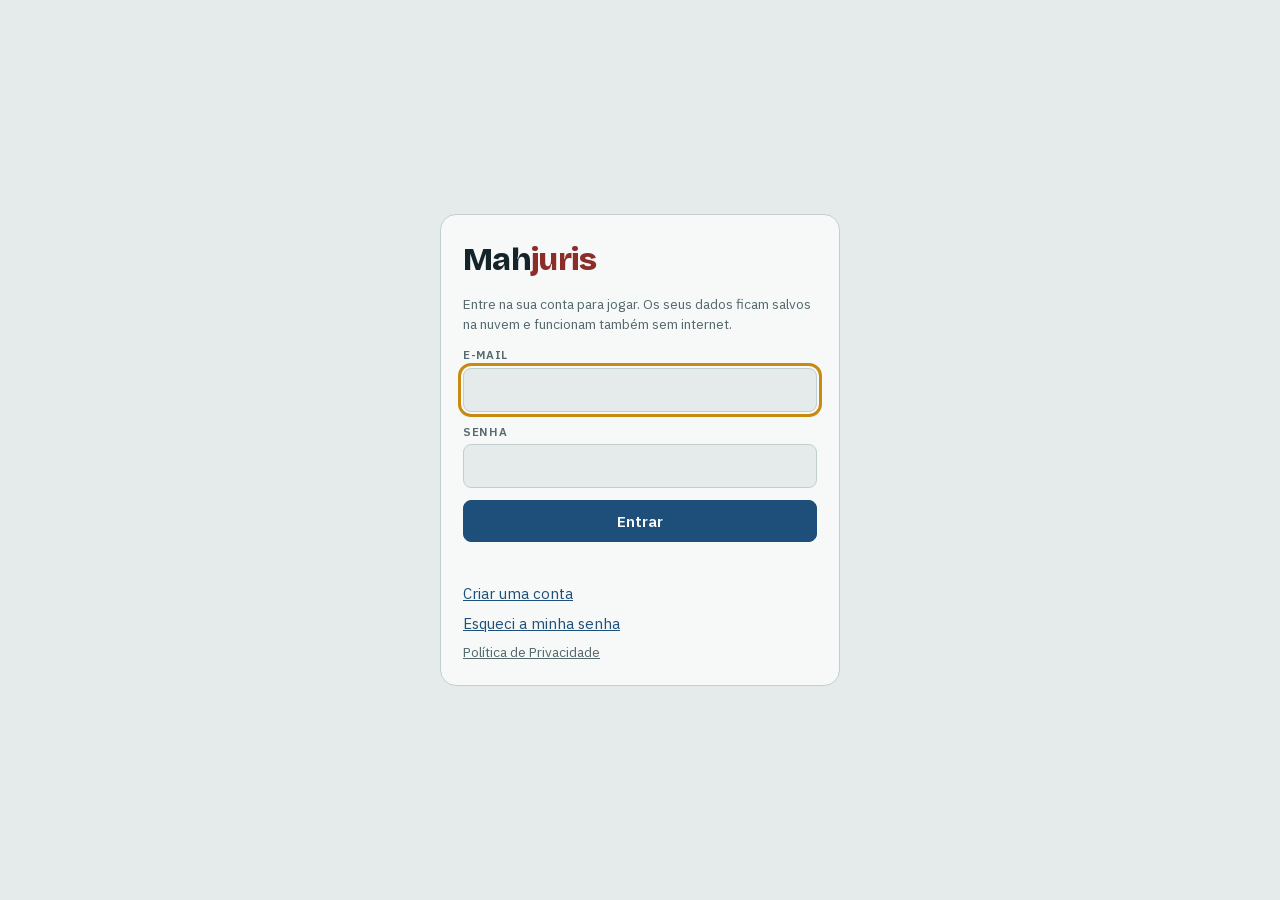
<file: app/src/main/assets/index.html>
<!doctype html>
<html lang="pt-BR">
<head>
<meta charset="utf-8">
<meta name="viewport" content="width=device-width, initial-scale=1, viewport-fit=cover">
<title>Mahjuris</title>
<meta name="claude:viewport-fit-sides" content="cover">
<link rel="stylesheet" href="fonts.css">
<script src="baralhos.js"></script>
<!-- mahjuris-sync -->
<script src="config.js"></script>
<script src="lib/supabase.js"></script>
<script src="sync.js"></script>
<script src="plan.js"></script>
<script src="social.js"></script>
<style>
/* Layout: mesa de estudo em ardósia; peças de marfim empilhadas em camadas, leitor da peça embaixo. */
:root{
  --bg:#e4ebea; --panel:#f6f9f8; --fg:#15242a; --muted:#56696e; --line:#c3cfcf;
  --ink:#1d4f7a; --ox:#8c2d2a; --ok:#2c7a4d; --err:#b3261e; --hint:#c98a12;
  --tile:#fbf8f0; --tile-edge:#c9bc9f; --tile-fg:#1c2326; --tile-shadow:rgba(20,35,40,.28);
  --felt:#cfdad9;
  --f-display:"Bricolage Grotesque",system-ui,sans-serif;
  --f-body:"IBM Plex Sans",system-ui,sans-serif;
  --f-tile:"IBM Plex Sans Condensed","Arial Narrow",system-ui,sans-serif;
}
@media (prefers-color-scheme: dark){:root:not([data-theme="light"]){
  --bg:#0e191d; --panel:#15242a; --fg:#e2ebec; --muted:#93a7ac; --line:#2a3d43;
  --ink:#86b6e4; --ox:#e7948a; --ok:#6fcf97; --err:#ff8a80; --hint:#f2c14e;
  --tile:#eee7d8; --tile-edge:#8f8268; --tile-fg:#1c2326; --tile-shadow:rgba(0,0,0,.55);
  --felt:#13252b; color-scheme:dark}}
:root[data-theme="dark"]{
  --bg:#0e191d; --panel:#15242a; --fg:#e2ebec; --muted:#93a7ac; --line:#2a3d43;
  --ink:#86b6e4; --ox:#e7948a; --ok:#6fcf97; --err:#ff8a80; --hint:#f2c14e;
  --tile:#eee7d8; --tile-edge:#8f8268; --tile-fg:#1c2326; --tile-shadow:rgba(0,0,0,.55);
  --felt:#13252b; color-scheme:dark}
/* tile labels stay dark-on-ivory in both themes */
:root{--t-ink:#1d4f7a; --t-ox:#8c2d2a}
*{box-sizing:border-box}
[hidden]{display:none!important}
body{background:var(--bg);color:var(--fg);font-family:var(--f-body);font-size:15px;line-height:1.45;
  padding-left:max(16px,env(safe-area-inset-left,0px));padding-right:max(16px,env(safe-area-inset-right,0px));padding-block:14px 32px}
.wrap{max-width:1100px;margin:0 auto;display:flex;flex-direction:column;gap:14px}
header.top{display:flex;flex-wrap:wrap;align-items:flex-end;justify-content:space-between;gap:10px 18px}
.brand h1{font-family:var(--f-display);font-weight:800;font-size:2rem;letter-spacing:-.02em;margin:0;line-height:1}
.brand h1 span{color:var(--ox)}
.brand p{margin:4px 0 0;color:var(--muted);font-size:.9rem}
.tabs{display:flex;gap:4px;background:var(--panel);border:1px solid var(--line);border-radius:10px;padding:3px}
.tabs button{border:0;background:transparent;color:var(--muted);font:600 .9rem var(--f-body);padding:7px 14px;border-radius:7px;cursor:pointer}
.tabs button[aria-pressed="true"]{background:var(--fg);color:var(--bg)}
.controls{display:flex;flex-wrap:wrap;gap:10px;align-items:flex-end}
.field{display:flex;flex-direction:column;gap:3px;min-width:0}
.field label{font-size:.72rem;text-transform:uppercase;letter-spacing:.06em;color:var(--muted);font-weight:600}
select,input[type=text],textarea{font:inherit;color:var(--fg);background:var(--panel);border:1px solid var(--line);border-radius:8px;padding:7px 9px;max-width:100%}
textarea{resize:vertical;min-height:64px;width:100%}
.btn{font:600 .9rem var(--f-body);border-radius:8px;padding:8px 14px;cursor:pointer;border:1px solid var(--line);background:var(--panel);color:var(--fg)}
.btn.primary{background:var(--ink);border-color:var(--ink);color:var(--panel)}
.btn.danger{color:var(--err)}
.btn.small{padding:5px 10px;font-size:.82rem}
.btn:disabled{opacity:.5;cursor:default}
:focus-visible{outline:3px solid var(--hint);outline-offset:2px}
.stats{display:flex;flex-wrap:wrap;gap:6px 18px;font-size:.88rem;color:var(--muted);align-items:center}
.stats b{color:var(--fg);font-variant-numeric:tabular-nums;font-size:1rem}
.stats .lives b{color:var(--err)}
.phasebar{display:flex;flex-direction:column;gap:6px}
.phase-head{display:flex;flex-wrap:wrap;align-items:baseline;gap:4px 14px}
.phase-n{font-family:var(--f-display);font-weight:800;font-size:1.5rem;letter-spacing:-.01em}
.phase-meta{color:var(--muted);font-size:.9rem;font-variant-numeric:tabular-nums}
.meter{height:8px;border-radius:99px;background:var(--line);overflow:hidden}
.meter i{display:block;height:100%;width:0;background:var(--ok);border-radius:99px;transition:width .5s}
.dialog .meter{margin-top:2px}
.banner{background:var(--panel);border:1px solid var(--hint);border-radius:10px;padding:10px 14px;display:flex;flex-wrap:wrap;gap:10px;align-items:center;justify-content:space-between}
.board-scroll{overflow-x:auto;background:var(--felt);border-radius:16px;padding:14px 10px}
.board{position:relative;margin:0 auto}
.tile{position:absolute;border:0;padding:0;background:none;cursor:pointer;font:inherit;text-align:left}
.tile .face{position:absolute;inset:2px;border-radius:9px;background:var(--tile);color:var(--tile-fg);
  box-shadow:3px 4px 0 var(--tile-edge),4px 7px 10px var(--tile-shadow);
  padding:6px 7px 6px 8px;display:flex;flex-direction:column;gap:3px;overflow:hidden;transition:transform .12s,box-shadow .12s,filter .2s}
.tile .kind{display:flex;align-items:center;gap:4px;font:600 .53rem/1.3 var(--f-body);letter-spacing:.02em;text-transform:uppercase;white-space:nowrap;overflow:hidden}
.tile.up .face{box-shadow:3px 4px 0 var(--tile-edge),6px 10px 14px var(--tile-shadow)}
.tile .kind i{width:7px;height:7px;border-radius:50%;flex:none}
.tile.front .kind{color:var(--t-ink)} .tile.front .kind i{background:var(--t-ink)}
.tile.back .kind{color:var(--t-ox)} .tile.back .kind i{background:var(--t-ox);border-radius:1px;transform:rotate(45deg)}
.tile .txt{font-family:var(--f-tile);font-weight:500;line-height:1.18;overflow:hidden;display:-webkit-box;-webkit-box-orient:vertical;overflow-wrap:break-word;hyphens:auto}
.tile.blocked .face{filter:brightness(.86) saturate(.8)}
.tile:hover:not(.blocked) .face{transform:translate(-1px,-2px)}
.tile.sel .face{box-shadow:0 0 0 3px var(--ink),3px 4px 0 var(--tile-edge),4px 7px 10px var(--tile-shadow);transform:translate(-1px,-3px)}
.tile.cand .face{box-shadow:0 0 0 3px var(--hint),3px 4px 0 var(--tile-edge),4px 7px 10px var(--tile-shadow);animation:pulse 1s ease-in-out infinite}
.tile.wrong .face{box-shadow:0 0 0 3px var(--err),3px 4px 0 var(--tile-edge);animation:shake .4s}
.tile.stuck .face{animation:nudge .3s}
.tile.gone{pointer-events:none}
.tile.gone .face{opacity:0;transform:scale(.7) translateY(-10px);transition:opacity .35s,transform .35s}
@keyframes shake{0%,100%{translate:0}25%{translate:-5px}75%{translate:5px}}
@keyframes nudge{0%,100%{translate:0}50%{translate:0 -3px}}
@keyframes pulse{50%{filter:brightness(1.06)}}
@media (prefers-reduced-motion:reduce){.tile .face,.tile.gone .face{transition:none;animation:none!important}}
.reader{background:var(--panel);border:1px solid var(--line);border-radius:12px;padding:12px 16px;min-height:76px;display:flex;flex-direction:column;gap:4px}
.reader .rk{font-size:.72rem;text-transform:uppercase;letter-spacing:.07em;font-weight:600;color:var(--muted)}
.reader .rt{font-size:1.02rem;max-width:70ch}
.reader.ok .rk{color:var(--ok)} .reader.bad .rk{color:var(--err)}
.overlay{position:fixed;inset:0;background:rgba(10,20,24,.55);display:flex;align-items:center;justify-content:center;z-index:50;
  padding:max(16px,env(safe-area-inset-top,0px)) max(16px,env(safe-area-inset-right,0px)) max(16px,env(safe-area-inset-bottom,0px)) max(16px,env(safe-area-inset-left,0px))}
.dialog{background:var(--panel);color:var(--fg);border-radius:16px;padding:22px;max-width:520px;width:100%;max-height:100%;overflow:auto;display:flex;flex-direction:column;gap:12px}
.dialog h2{font-family:var(--f-display);font-size:1.6rem;margin:0;text-wrap:balance}
.dialog ul{margin:0;padding-left:18px;display:flex;flex-direction:column;gap:6px;font-size:.92rem}
.dialog .row{display:flex;flex-wrap:wrap;gap:8px}
.assume{font-size:.84rem;color:var(--muted);border-top:1px solid var(--line);padding-top:12px}
.assume summary{cursor:pointer;font-weight:600;color:var(--fg)}
.assume ul{margin:8px 0 0;padding-left:18px;display:flex;flex-direction:column;gap:4px}
/* deck editor */
.decks{display:grid;grid-template-columns:minmax(200px,260px) 1fr;gap:16px;align-items:start}
@media (max-width:720px){.decks{grid-template-columns:1fr}}
.panel{background:var(--panel);border:1px solid var(--line);border-radius:12px;padding:14px;display:flex;flex-direction:column;gap:10px;min-width:0}
.panel h2{font-family:var(--f-display);font-size:1.15rem;margin:0}
.decklist{list-style:none;margin:0;padding:0;display:flex;flex-direction:column;gap:4px}
.decklist button{width:100%;text-align:left;border:1px solid transparent;background:transparent;color:var(--fg);font:inherit;padding:8px 10px;border-radius:8px;cursor:pointer;display:flex;justify-content:space-between;gap:8px}
.decklist button[aria-current="true"]{border-color:var(--ink);background:var(--bg)}
.decklist small{color:var(--muted);font-variant-numeric:tabular-nums}
.pairs{list-style:none;margin:0;padding:0;display:flex;flex-direction:column;gap:6px}
.pairs li{display:grid;grid-template-columns:1fr 1fr;gap:10px;align-items:start;padding:8px 10px;border:1px solid var(--line);border-radius:8px;font-size:.9rem}
.pairs li .f{color:var(--ink)} .pairs li .b{color:var(--ox)}
.pairs li .t{display:block;font-size:.66rem;letter-spacing:.07em;text-transform:uppercase;color:var(--muted);margin-bottom:2px}
@media (max-width:560px){.pairs li{grid-template-columns:1fr}}
.pairs li .pacts{grid-column:1/-1;display:flex;flex-wrap:wrap;gap:6px;align-items:center}
.tagx{font-size:.7rem;letter-spacing:.05em;text-transform:uppercase;color:var(--muted);border:1px solid var(--line);border-radius:99px;padding:2px 8px}
.cmp{display:flex;flex-direction:column;gap:4px;border:1px solid var(--line);border-radius:8px;padding:8px 10px;font-size:.9rem}
.cmp .t{font-size:.66rem;letter-spacing:.07em;text-transform:uppercase;color:var(--muted)}
.cmp del{color:var(--err)} .cmp ins{color:var(--ok);text-decoration:none;font-weight:600}
.undo{position:fixed;left:50%;bottom:calc(16px + env(safe-area-inset-bottom,0px));transform:translateX(-50%);z-index:60;display:flex;align-items:center;gap:12px;max-width:calc(100% - 32px);width:max-content;background:var(--fg);color:var(--bg);border-radius:10px;padding:10px 12px 10px 16px;font-size:.9rem;box-shadow:0 6px 20px rgba(0,0,0,.25)}
.undo[hidden]{display:none}
.undo .btn{background:transparent;color:var(--bg);border-color:currentColor}
.addgrid{display:grid;grid-template-columns:1fr 1fr;gap:10px}
@media (max-width:560px){.addgrid{grid-template-columns:1fr}}
.note{font-size:.84rem;color:var(--muted);margin:0}
.imp{display:flex;flex-direction:column;gap:8px;border-top:1px solid var(--line);padding-top:12px}
.imp.imp-top{border-top:0;padding-top:0;border-bottom:1px solid var(--line);padding-bottom:12px;margin-bottom:4px}
.imp input.filein{position:absolute;width:1px;height:1px;opacity:0;overflow:hidden}
.filebtn{align-self:flex-start;display:inline-block}
.imp input.filein:focus-visible+.filebtn,.filebtn:focus-within{outline:2px solid var(--ink)}
.impdeck{display:flex;align-items:center;gap:8px;font-size:.88rem;cursor:pointer}
.impdeck span{flex:1;min-width:0}
.note.warn{color:var(--err);padding-left:26px}
.impdeck small{color:var(--muted);font-variant-numeric:tabular-nums}
.msg{font-size:.85rem;color:var(--ok);min-height:1.2em;margin:0}
.timer{display:flex;flex-wrap:wrap;align-items:center;gap:6px 12px;font-variant-numeric:tabular-nums}
.timer .tm-clock{font:800 1.15rem/1 var(--f-display);letter-spacing:.02em}
.timer.paused .tm-clock{color:var(--muted)}
.timer .tm-total{color:var(--muted);font-size:.85rem;flex:1;min-width:0}
.tempo{display:flex;flex-direction:column;gap:12px}
.tempo h3{margin:0;font:800 1.25rem var(--f-display)}
.menu{flex-direction:column;gap:14px}
.menupanel{display:flex;flex-direction:column;gap:12px;max-width:560px;width:100%}
.menupanel h2{margin:0;font:800 1.3rem var(--f-display)}
.menupanel select{width:100%}
.btn.big{padding:12px 20px;font-size:1.02rem}
.menubtns{display:flex;gap:8px;flex-wrap:wrap}
.gamebar{display:flex;align-items:center;gap:8px 12px;flex-wrap:wrap;justify-content:space-between}
.gamebar .timer{flex:1;min-width:0;flex-direction:column;align-items:flex-start;gap:2px}
.gamebar .tm-total{font-size:.78rem}
.gbtns{display:flex;gap:6px}
.iconbtn{display:inline-flex;align-items:center;justify-content:center;padding:5px 8px;min-width:36px}
.timer.concealed .tm-clock,.timer.concealed .tm-total{visibility:hidden}
.timer.concealed::before{content:"Cronômetro oculto";color:var(--muted);font-size:.8rem;position:absolute}
.gamebar .timer{position:relative}
.boardwrap{position:relative}
.boardwrap .board-scroll{isolation:isolate}
.editzone{display:flex;justify-content:flex-end;margin-top:40px;min-height:1px}
.editzone .redit{background:transparent;border-style:dashed;color:var(--muted)}
.editform{display:flex;flex-direction:column;gap:10px}
.editform textarea{min-height:84px}
.pausecover{position:absolute;inset:0;border-radius:16px;background:var(--bg);display:flex;flex-direction:column;align-items:center;justify-content:center;gap:14px;z-index:50}
.pausecover[hidden]{display:none}
.pausecover p{font:800 1.4rem var(--f-display);margin:0}
.statlist{list-style:none;margin:0;padding:0;display:flex;flex-direction:column;gap:14px}
.statlist li{display:flex;flex-direction:column;gap:4px}
.statlist .st-top{display:flex;justify-content:space-between;align-items:baseline;gap:10px}
.statlist .st-pct{font:800 1.2rem/1 var(--f-display);font-variant-numeric:tabular-nums}
.statlist .st-sub{color:var(--muted);font-size:.84rem;font-variant-numeric:tabular-nums}
.st-mat>summary{list-style:none;cursor:pointer;display:flex;flex-direction:column;gap:4px}
.st-mat>summary::-webkit-details-marker{display:none}
.st-mat>summary .st-top strong::after{content:" ▾";color:var(--muted);font-weight:400}
.st-mat[open]>summary .st-top strong::after{content:" ▴"}
.st-tops{margin:12px 0 4px 10px;padding-left:12px;border-left:2px solid var(--line)}
.st-tops .st-pct{font-size:1rem}
.st-acts{display:flex;flex-wrap:wrap;gap:6px;margin-top:4px}
.st-export{margin:0 0 12px}
.st-matreset{margin-top:10px;padding-top:8px;border-top:1px dashed var(--line)}
.st-subs summary{cursor:pointer;font-size:.84rem;color:var(--muted);margin-top:4px}
.st-sublist{list-style:none;margin:6px 0 0;padding:0;display:flex;flex-direction:column;gap:2px;font-size:.82rem}
.st-sublist li{display:flex;justify-content:space-between;gap:10px;flex-direction:row}
.st-sublist li b{white-space:nowrap;font-variant-numeric:tabular-nums;font-weight:600}
.st-sublist li.bad b{color:var(--err)}
.statlist li.tot{border-top:1px solid var(--line);padding-top:12px}
@media (max-width:520px){.tabs{flex-wrap:wrap}.tabs button{padding:7px 10px}}
.picklist{list-style:none;margin:0;padding:0;display:flex;flex-direction:column;gap:4px;max-height:46vh;overflow:auto;border:1px solid var(--line);border-radius:8px;padding:6px}
.picklist label{display:flex;gap:8px;align-items:flex-start;font-size:.86rem;padding:4px 6px;border-radius:6px;cursor:pointer}
.picklist label:hover{background:var(--bg)}
.picklist input{margin-top:3px;flex:none}
.picklist .pk-f{color:var(--ink)} .picklist .pk-b{color:var(--ox)}
.picklist small{display:block;color:var(--muted);font-size:.72rem}
.dialog .col{display:flex;flex-direction:column;gap:8px}
.dialog .col .btn{text-align:left}
.decklist .bulk{display:flex;align-items:center;gap:8px;padding:6px 10px;border-radius:8px;cursor:pointer}
.decklist .bulk span{flex:1;min-width:0}
.decklist .bulk small{color:var(--muted)}
.hidbox summary{cursor:pointer;font-size:.86rem;color:var(--muted)}
.hidbox ul{list-style:none;margin:8px 0 0;padding:0;display:flex;flex-direction:column;gap:6px;font-size:.88rem}
.hidbox li{display:flex;justify-content:space-between;align-items:center;gap:8px}
.dy-cards{display:grid;grid-template-columns:repeat(auto-fit,minmax(140px,1fr));gap:10px}
.dy-card{border:1px solid var(--line);border-radius:10px;padding:10px 12px;display:flex;flex-direction:column;gap:2px;min-width:0}
.dy-card span{font-size:.72rem;text-transform:uppercase;letter-spacing:.06em;color:var(--muted);font-weight:600}
.dy-card b{font:800 1.3rem/1.15 var(--f-display);font-variant-numeric:tabular-nums}
.dy-card small{color:var(--muted);font-size:.8rem}
.dy-stw{border:1px solid var(--line);border-radius:12px;padding:12px;display:flex;flex-direction:column;gap:10px}
.dy-stw .clock{font:800 2rem/1 var(--f-display);font-variant-numeric:tabular-nums}
.dy-row{display:flex;flex-wrap:wrap;gap:8px;align-items:flex-end}
.dy-row input[type=number],.dy-row input[type=date]{font:inherit;color:var(--fg);background:var(--panel);border:1px solid var(--line);border-radius:8px;padding:7px 9px;width:7.5em}
.dy-row input[type=date]{width:auto}
.dy-bars{display:grid;grid-template-columns:repeat(7,1fr);gap:6px;align-items:end;height:130px;padding-top:6px}
.dy-bar{display:flex;flex-direction:column;justify-content:flex-end;align-items:stretch;height:100%;gap:2px;min-width:0}
.dy-bar i{display:block;border-radius:4px 4px 0 0;min-height:0}
.dy-bar i.g{background:var(--ink)} .dy-bar i.s{background:var(--ok);border-radius:4px 4px 0 0}
.dy-bar i.g+i.s{border-radius:0} 
.dy-bar em{font-style:normal;font-size:.7rem;color:var(--muted);text-align:center;margin-top:2px}
.dy-bar.today em{color:var(--fg);font-weight:700}
.dy-leg{display:flex;gap:14px;font-size:.8rem;color:var(--muted);flex-wrap:wrap}
.dy-leg i{display:inline-block;width:10px;height:10px;border-radius:2px;margin-right:5px;vertical-align:-1px}
.dy-hist{list-style:none;margin:0;padding:0;display:flex;flex-direction:column;gap:6px}
.dy-hist details{border:1px solid var(--line);border-radius:8px;padding:8px 10px}
.dy-hist summary{cursor:pointer;display:flex;justify-content:space-between;gap:10px;list-style:none}
.dy-hist summary::-webkit-details-marker{display:none}
.dy-hist summary b{font-variant-numeric:tabular-nums;white-space:nowrap}
.dy-hist ul{list-style:none;margin:8px 0 0;padding:0;display:flex;flex-direction:column;gap:3px;font-size:.84rem}
.dy-hist ul li{display:flex;justify-content:space-between;gap:10px}
.dy-hist ul li span{min-width:0}
.dy-hist ul li b{white-space:nowrap;font-weight:600;font-variant-numeric:tabular-nums}
</style>

<div class="wrap" lang="pt-BR">
  <header class="top" id="hdr">
    <div class="brand"><h1>Mah<span>juris</span></h1><p>Estude jogando. Junte cada pergunta com a sua resposta.</p></div>
    <div class="tabs" role="group" aria-label="Seção">
      <button id="tab-play" aria-pressed="true">Jogar</button>
      <button id="tab-decks" aria-pressed="false">Baralhos</button>
      <button id="tab-diary" aria-pressed="false">Diário</button>
      <button id="tab-rank" aria-pressed="false">Ranking</button>
      <button id="tab-stats" aria-pressed="false">Estatísticas</button>
    </div>
  </header>

  <section id="view-menu" class="menu">
    <div class="panel menupanel">
      <h2>Novo jogo</h2>
      <div class="field"><label for="sel-mat">Matéria</label><select id="sel-mat"></select></div>
      <div class="field"><label for="sel-deck">Assunto</label><select id="sel-deck"></select></div>
      <div class="phasebar">
        <div class="phase-head"><span class="phase-n" id="ph-n">Fase 1</span><span class="phase-meta" id="ph-meta"></span></div>
        <div class="meter" role="progressbar" aria-label="Baralho dominado" aria-valuemin="0" aria-valuemax="100" id="ph-meter"><i id="ph-fill"></i></div>
      </div>
      <div class="field"><label for="sel-size">Quantidade de cartas</label>
        <select id="sel-size"><option value="6">6 pares (12 peças)</option><option value="10" selected>10 pares (20 peças)</option><option value="15">15 pares (30 peças)</option><option value="20">20 pares (40 peças)</option></select></div>
      <div class="field"><label for="sel-mode">Modo de estudo</label>
        <select id="sel-mode"><option value="iniciante">Iniciante (com dicas)</option><option value="normal" selected>Normal</option><option value="avancado">Avançado (3 erros)</option></select></div>
      <div class="field"><label for="sel-stack">Tipo de tabuleiro</label>
        <select id="sel-stack"><option value="1" selected>Empilhado (camadas de mahjong)</option><option value="0">Plano</option></select></div>
      <p class="note" id="saved-note" hidden></p>
      <div class="menubtns"><button class="btn primary big" id="btn-play" type="button">Jogar</button><button class="btn danger" id="btn-discard-saved" type="button" hidden>Descartar jogo salvo</button><button class="btn" id="btn-review" type="button" hidden>Revisar</button><button class="btn" id="btn-replay" type="button">Refazer ou escolher cartas</button></div>
      <p class="note" id="review-note" hidden></p>
    </div>
      <details class="assume">
        <summary>Regras do jogo</summary>
        <ul>
          <li>As peças são empilhadas em até quatro camadas, com a regra de peça livre do mahjong. Dá para trocar para tabuleiro plano no seletor.</li>
          <li>Cada baralho é jogado em fases. Uma fase reúne os pares errados na fase anterior e completa com pares ainda não vistos. Um par está dominado quando você acerta sem errar; o baralho termina quando todos estão dominados.</li>
          <li>Conta como erro o par da peça que você escolheu primeiro. O tabuleiro é sempre montado de forma que tenha solução.</li>
          <li>Errar não remove as peças. O progresso e os baralhos ficam salvos até você excluir ou zerar.</li>
          <li>Cada rodada tem só pares completos: nenhuma peça sobra no fim. Para não dar para acertar no chute, a rodada junta pares parecidos entre si (mesmo tema, prazos e números próximos).</li>
          <li>No modo iniciante, ao escolher uma peça, três opções brilham por alguns segundos e uma delas é a certa.</li>
          <li>Ao importar do Anki, o 1º campo vira uma peça e o 2º vira a peça par. Se a nota tiver um campo "Tipo" (como nos baralhos Mahjuris), ele define o rótulo da peça. Baralhos de certo ou errado vêm desmarcados.</li>
          <li>Respostas iguais ou muito parecidas (o mesmo prazo, a mesma data, um texto quase igual) não aparecem no mesmo tabuleiro: o sorteio coloca cada uma numa fase diferente, para que cada pergunta tenha uma única resposta possível. Se mesmo assim duas respostas idênticas aparecerem juntas, qualquer uma vale.</li>
        </ul>
      </details>
      <p class="note" style="margin:0">O Mahjuris é um app independente, sem vínculo com órgãos públicos ou bancas de concurso. Textos de lei vêm de fontes oficiais (planalto.gov.br e sites das assembleias legislativas). Confira sempre a redação vigente.</p>
  </section>

  <section id="view-play" hidden style="display:none;flex-direction:column;gap:12px">
    <div class="gamebar">
      <div class="timer paused" id="timer" role="timer" aria-label="Tempo de estudo nesta fase"><span class="tm-clock" id="tm-phase">00:00</span><span class="tm-total" id="tm-total"></span></div>
      <div class="gbtns"><button class="btn small iconbtn" id="btn-eye" type="button"></button><button class="btn small iconbtn" id="btn-fs" type="button"></button><button class="btn small" id="tm-btn" type="button" disabled>Pausar</button><button class="btn small" id="btn-exit" type="button">Sair</button></div>
    </div>
    <div class="stats" aria-live="polite">
      <span id="g-phase">Fase 1</span>
      <span>Pares restantes <b id="st-left">0</b></span>
      <span hidden>Acertos <b id="st-ok">0</b></span>
      <span hidden>Erros <b id="st-err">0</b></span>
      <span class="lives" id="st-lives-wrap" hidden>Vidas <b id="st-lives">3</b></span>
      <span id="st-dec-wrap">Respostas sem par <b id="st-dec">0</b></span>
    </div>
    <div class="banner" id="stuck" hidden>
      <span>Nenhum par está livre agora. Embaralhe as peças que sobraram para continuar.</span>
      <button class="btn small" id="btn-shuffle">Embaralhar</button>
    </div>
    <div class="boardwrap"><div class="board-scroll" id="board-scroll"><div class="board" id="board"></div></div>
      <div class="pausecover" id="pausecover" hidden><p>Jogo pausado</p><button class="btn primary big" id="btn-resume" type="button">Retomar</button></div></div>
    <div class="reader" id="reader" aria-live="polite">
      <span class="rk" id="r-kind">Como jogar</span>
      <span class="rt" id="r-text">Toque numa peça livre e depois na peça que responde a ela. Uma peça está livre quando nada está em cima dela e um dos lados (esquerdo ou direito) está vazio. Peças presas ficam mais escuras.</span>
    </div>
    <div class="editzone"><button class="btn small redit" id="btn-edit" type="button" hidden>Editar carta</button></div>
  </section>

  <section id="view-diary" hidden>
    <div class="panel tempo" id="diary-box"></div>
  </section>

  <section id="view-rank" hidden>
    <div class="panel tempo" id="rank-box"></div>
  </section>

  <section id="view-stats" hidden>
    <div class="panel tempo" id="tempo-box"></div>
  </section>

  <section id="view-decks" hidden>
    <div class="decks">
      <div class="panel">
        <h2>Seus baralhos</h2>
        <div class="imp imp-top">
          <div class="field"><label for="imp-file">Carregar baralho de arquivo</label><input type="file" id="imp-file" accept=".xlsx,.xlsm,.xls,.csv,.tsv,.txt,.apkg,.colpkg" class="filein"></div>
          <label for="imp-file" class="btn primary filebtn">Carregar arquivo (Excel, CSV ou Anki)</label>
          <p class="note">Planilha do Excel (.xlsx) ou CSV: uma carta por linha, com as colunas pergunta e resposta (ou carta_a e carta_b). As colunas matéria, assunto (tópico), subtópico e fundamento são opcionais. Anki (.apkg): a frente vira uma peça e o verso, a peça par; cada subbaralho vira um baralho.</p>
          <p class="msg" id="imp-msg" aria-live="polite"></p>
          <div id="imp-preview" style="display:flex;flex-direction:column;gap:6px"></div>
        </div>
        <div class="row" style="display:flex;gap:6px;flex-wrap:wrap" id="bulk-bar"></div>
        <ul class="decklist" id="decklist"></ul>
        <div id="hidden-box"></div>
        <div class="field" style="border-top:1px solid var(--line);padding-top:12px"><label for="new-deck-name">Novo baralho</label><input type="text" id="new-deck-name" placeholder="Ex.: Lei 10.990/97"></div>
        <button class="btn" id="btn-create-deck">Criar baralho vazio</button>
        <p class="note" id="sync-note">Salvando neste aparelho.</p>
      </div>
      <div class="panel" id="deck-detail"></div>
    </div>
  </section>
</div>

<div class="overlay" id="overlay" hidden><div class="dialog" id="dialog" role="dialog" aria-modal="true" aria-labelledby="dlg-title"></div></div>

<script>
window.MJ_START=function(){
const $=id=>document.getElementById(id);
const TYPES={
  pergunta:["Pergunta","Resposta"], lei:["Lei","Assunto"], artigo:["Artigo","Conteúdo"],
  conceito:["Conceito","Definição"], palavra:["Palavra","Significado"], anki:["Frente","Verso"]
};
const SAMPLE={id:"exemplo-direito",name:"Direito: exemplos",builtin:true,pairs:[
 ["pergunta","Quantum necessário para o livramento condicional em crime hediondo?","Mais de 2/3 da pena, se não for reincidente específico (CP, art. 83, V)."],
 ["pergunta","Prazo para conclusão do inquérito policial com indiciado preso?","10 dias (CPP, art. 10)."],
 ["pergunta","Prazo para conclusão do inquérito policial com indiciado solto?","30 dias (CPP, art. 10)."],
 ["pergunta","Quem são considerados militares estaduais?","Os integrantes da Brigada Militar e do Corpo de Bombeiros Militar."],
 ["lei","Lei Complementar 10.990/97 (RS)","Estatuto dos Servidores Militares da Brigada Militar do RS."],
 ["lei","Lei 8.072/90","Lei dos Crimes Hediondos."],
 ["lei","Lei 11.343/06","Lei de Drogas (Sisnad)."],
 ["lei","Lei 11.340/06","Lei Maria da Penha: violência doméstica e familiar contra a mulher."],
 ["lei","Lei 13.869/19","Lei de Abuso de Autoridade."],
 ["lei","Lei 8.069/90","Estatuto da Criança e do Adolescente (ECA)."],
 ["conceito","Flagrante próprio","Quem está cometendo a infração penal ou acaba de cometê-la (CPP, art. 302, I e II)."],
 ["conceito","Flagrante impróprio (quase flagrante)","Quem é perseguido, logo após, em situação que faça presumir ser o autor (CPP, art. 302, III)."],
 ["conceito","Flagrante presumido (ficto)","Quem é encontrado, logo depois, com instrumentos, armas, objetos ou papéis que façam presumir ser o autor (CPP, art. 302, IV)."],
 ["palavra","Prevaricação","Retardar ou deixar de praticar, indevidamente, ato de ofício, ou praticá-lo contra a lei, para satisfazer interesse ou sentimento pessoal (CP, art. 319)."],
 ["palavra","Peculato","Funcionário público se apropria de dinheiro, valor ou bem de que tem a posse em razão do cargo, ou o desvia (CP, art. 312)."],
 ["palavra","Concussão","Exigir, para si ou para outrem, vantagem indevida em razão da função (CP, art. 316)."],
 ["palavra","Corrupção passiva","Solicitar ou receber vantagem indevida, ou aceitar promessa dela, em razão da função (CP, art. 317)."],
 ["artigo","CF, art. 5º, LVII","Ninguém será considerado culpado até o trânsito em julgado de sentença penal condenatória."],
 ["pergunta","Idade mínima para concorrer a Presidente da República?","35 anos (CF, art. 14, § 3º, VI, a)."],
 ["pergunta","Prazo da prisão temporária em crime hediondo?","30 dias, prorrogável por igual período em caso de extrema e comprovada necessidade."]
].map((p,i)=>({id:"s"+(i+1),type:p[0],front:p[1],back:p[2]}))};

/* ---------- storage: navegador + (se disponível) conta ---------- */
const LS="mahjuris.decks.v1";
let decks=[];
function lsRead(){try{const v=JSON.parse(localStorage.getItem(LS)||"[]");return Array.isArray(v)?v:[]}catch(e){return []}}
function lsWrite(){try{localStorage.setItem(LS,JSON.stringify(decks))}catch(e){}}
decks=lsRead();
let remote=null; // {col}
// Um baralho grande é guardado em partes: documento principal {name, updatedAt, chunks} + documentos "<id>__<n>" com {pairs}.
function chunkPairs(pairs){
  const out=[]; let cur=[], size=0;
  for(const p of pairs){ const s=JSON.stringify(p).length; if(cur.length&&size+s>150000){out.push(cur);cur=[];size=0} cur.push(p); size+=s; }
  if(cur.length||!out.length) out.push(cur); return out;
}
async function initRemote(){
  try{
    if(!window.claude||!window.claude.use) return;
    const [db,user]=await Promise.all([claude.use("db"),claude.use("user")]);
    if(!db||!user) return;
    const id=await user.id(); if(!id) return;
    const col=db.collection("data/users/"+id);
    const snap=await Promise.race([col.get(),new Promise((_,r)=>setTimeout(()=>r(new Error("timeout")),10000))]);
    const docs=new Map(snap.docs.map(s=>[s.id,s.data()||{}]));
    const byId=new Map(decks.map(d=>[d.id,d]));
    const remoteIds=new Set();
    for(const [k,d] of docs){
      if(k.startsWith("prog__")){ const id=k.slice(6), cur=PROG[id]; if(!cur||(d.updatedAt||0)>(cur.updatedAt||0)) PROG[id]={phase:d.phase||1,mastered:d.mastered||[],review:d.review||[],current:d.current||null,updatedAt:d.updatedAt||0}; continue; }
      if(k.includes("__")) continue;
      let pairs=Array.isArray(d.pairs)?d.pairs:null;
      if(!pairs&&typeof d.chunks==="number"){ pairs=[]; for(let i=0;i<d.chunks;i++){const c=docs.get(k+"__"+i); if(c&&Array.isArray(c.pairs)) pairs.push(...c.pairs)} }
      if(!pairs) continue;
      remoteIds.add(k);
      const cur=byId.get(k);
      if(!cur||(d.updatedAt||0)>=(cur.updatedAt||0)) byId.set(k,{id:k,name:String(d.name||"Sem nome"),pairs,updatedAt:d.updatedAt||0,chunks:d.chunks||0});
      else cur.chunks=d.chunks||0;
    }
    remote={col};
    const merged=[...byId.values()];
    for(const d of merged){ if(!remoteIds.has(d.id)) await saveRemote(d); }
    decks=merged; lsWrite();
    try{localStorage.setItem(LSP,JSON.stringify(PROG))}catch(e){}
    for(const id of Object.keys(PROG)) if(!docs.has("prog__"+id)) saveProg(id);
    if(!G) renderMenu();
    $("sync-note").textContent="Salvando na sua conta e neste navegador.";
    renderDeckSelect(); renderDecks();
  }catch(e){}
}
const writeChain=new Map();
function queued(id,fn){const p=(writeChain.get(id)||Promise.resolve()).then(fn).catch(()=>{}); writeChain.set(id,p); return p}
function saveRemote(d){
  if(!remote) return Promise.resolve();
  return queued(d.id,async()=>{
    const parts=chunkPairs(d.pairs), old=d.chunks||0;
    for(let i=0;i<parts.length;i++) await remote.col.doc(d.id+"__"+i).set({pairs:parts[i]});
    for(let i=parts.length;i<old;i++) await remote.col.doc(d.id+"__"+i).delete();
    await remote.col.doc(d.id).set({name:d.name,updatedAt:d.updatedAt||Date.now(),chunks:parts.length});
    d.chunks=parts.length;
  });
}
function deleteRemote(d){
  if(!remote) return;
  queued(d.id,async()=>{ await remote.col.doc(d.id).delete(); for(let i=0;i<(d.chunks||0);i++) await remote.col.doc(d.id+"__"+i).delete(); });
}
/* ---------- progresso por baralho (fases) ---------- */
const LSP="mahjuris.progress.v1";
let PROG={};
try{const v=JSON.parse(localStorage.getItem(LSP)||"{}"); if(v&&typeof v==="object") PROG=v}catch(e){}
function prog(id){ if(!PROG[id]) PROG[id]={phase:1,mastered:[],review:[],current:null,updatedAt:0}; return PROG[id]; }
function saveProg(id){
  const P=prog(id); P.updatedAt=Date.now();
  try{localStorage.setItem(LSP,JSON.stringify(PROG))}catch(e){}
  if(remote) queued("prog__"+id,()=>remote.col.doc("prog__"+id).set({phase:P.phase,mastered:P.mastered,review:P.review,current:P.current||null,updatedAt:P.updatedAt}));
}
function dropProg(id){ delete PROG[id]; try{localStorage.setItem(LSP,JSON.stringify(PROG))}catch(e){} if(remote) queued("prog__"+id,()=>remote.col.doc("prog__"+id).delete()); }
function deckStatus(deck){
  const P=prog(deck.id), ids=new Set(deck.pairs.map(p=>p.id));
  const mastered=P.mastered.filter(x=>ids.has(x)).length, review=P.review.filter(x=>ids.has(x)).length;
  return {phase:P.phase,mastered,review,total:deck.pairs.length,done:deck.pairs.length>0&&mastered===deck.pairs.length};
}
function phasePairs(deck,size){
  const P=prog(deck.id), byId=new Map(deck.pairs.map(p=>[p.id,p]));
  if(Array.isArray(P.current)&&P.current.length&&P.current.every(x=>byId.has(x))) return P.current.map(x=>byId.get(x));
  const m=new Set(P.mastered), rv=P.review.filter(x=>byId.has(x));
  const fresh=shuffle(deck.pairs.filter(p=>!m.has(p.id)&&!rv.includes(p.id)));
  // pares com resposta igual ou quase igual (mesmo prazo, data ou texto) nunca ficam no mesmo tabuleiro
  const rvP=[]; rv.forEach(x=>{ const p=byId.get(x); if(rvP.length<size&&compatible(p,rvP)) rvP.push(p); });
  const pick=[...rvP,...pickSimilar(fresh,rvP,size-rvP.length)];
  P.current=pick.map(p=>p.id); P.size=size; saveProg(deck.id);
  return pick;
}
function renderPhase(){
  const deck=deckById($("sel-deck").value), st=deckStatus(deck);
  $("ph-n").textContent=st.done?"Baralho estudado":"Fase "+st.phase;
  $("ph-meta").textContent=st.mastered+" de "+st.total+" pares dominados"+(st.review?" · "+st.review+" para revisar":"");
  const pct=st.total?Math.round(st.mastered/st.total*100):0;
  $("ph-fill").style.width=pct+"%"; $("ph-meter").setAttribute("aria-valuenow",pct);
}
function persist(d){ d.updatedAt=Date.now(); lsWrite(); saveRemote(d); }
/* baralhos de fábrica: assets/baralhos.js (gerado por gerar_baralhos.py) */
const BUILTIN=(window.MJ_BUILTIN||[]).map(d=>({...d,builtin:true}));
const LSE="mahjuris.edits.v1";
let EDITS={}; try{EDITS=JSON.parse(localStorage.getItem(LSE)||"{}")||{}}catch(e){EDITS={}}
function applyEdits(list){ list.forEach(d=>d.pairs.forEach(p=>{const e=EDITS[p.id]; if(e){ if(p._of==null){p._of=p.front; p._ob=p.back;} p.front=e.front; p.back=e.back; }})); }
applyEdits(BUILTIN); applyEdits([SAMPLE]);
const LSX="mahjuris.extra.v1";
let EXTRA={}; try{EXTRA=JSON.parse(localStorage.getItem(LSX)||"{}")||{}}catch(e){EXTRA={}}
[...BUILTIN,SAMPLE].forEach(d=>{(EXTRA[d.id]||[]).forEach(p=>{p.extra=true; const i=d.pairs.findIndex(x=>x.id===p.after); if(i>=0) d.pairs.splice(i+1,0,p); else d.pairs.push(p)})});
function saveExtra(){try{localStorage.setItem(LSX,JSON.stringify(EXTRA))}catch(e){}}
function saveEdits(){try{localStorage.setItem(LSE,JSON.stringify(EDITS))}catch(e){}}
const FIRST=BUILTIN[0]||SAMPLE;
function allDecks(){return [...BUILTIN,SAMPLE,...decks]}
/* baralhos que vêm com o app e a pessoa tirou da lista (dá para trazer de volta) */
const LSH="mahjuris.hidden.v1";
let HIDDEN=new Set(); try{const v=JSON.parse(localStorage.getItem(LSH)||"[]"); if(Array.isArray(v)) HIDDEN=new Set(v)}catch(e){}
function saveHidden(){try{localStorage.setItem(LSH,JSON.stringify([...HIDDEN]))}catch(e){}}
function shownDecks(){ const v=allDecks().filter(d=>!HIDDEN.has(d.id)); return v.length?v:allDecks(); }
const TEMPD=new Map();
function deckById(id){return TEMPD.get(id)||allDecks().find(d=>d.id===id)||FIRST}
function wrongPairs(d){return d.pairs.filter(p=>{const x=DST.pairs[p.id]; return x&&x.err>0&&x.last===0})}
/* ---------- estatísticas por matéria (grupo do baralho): tempo de estudo e aproveitamento ---------- */
const LST="mahjuris.stats.v1";
let STATS={}; try{STATS=JSON.parse(localStorage.getItem(LST)||"{}")||{}}catch(e){STATS={}}
const T={run:false,last:0,phase:0,mat:null,iv:null,wasRun:false,saved:0};
function materiaDe(d){return d.group||d.name}
function stat(m){return STATS[m]||(STATS[m]={ms:0,ok:0,err:0,fases:0})}
const LSD="mahjuris.dstats.v1";
let DST={decks:{},pairs:{}}; try{const v=JSON.parse(localStorage.getItem(LSD)||"null"); if(v&&v.decks&&v.pairs) DST=v}catch(e){}
function dstat(id){return DST.decks[id]||(DST.decks[id]={ms:0,ok:0,err:0,fases:0})}
function pstat(id){return DST.pairs[id]||(DST.pairs[id]={ok:0,err:0,last:1})}
function statIdOf(d){return d.statId||d.id}
function emptySess(){return {ms:0,ok:0,err:0,p:{}}}
/* diário: o que a pessoa estudou em cada dia (tempo jogando, tempo estudando fora do jogo, acertos, fases, por baralho) */
const LSY="mahjuris.daily.v1";
let DAILY={days:{}}; try{const v=JSON.parse(localStorage.getItem(LSY)||"null"); if(v&&v.days&&typeof v.days==="object") DAILY=v}catch(e){}
function dkey(t){const d=t!=null?new Date(t):new Date(), z=n=>String(n).padStart(2,"0"); return d.getFullYear()+"-"+z(d.getMonth()+1)+"-"+z(d.getDate())}
function dday(k){ k=k||dkey(); return DAILY.days[k]||(DAILY.days[k]={ms:0,ok:0,err:0,fases:0,st:0,d:{},sm:{}}); }
function dailySave(){ try{localStorage.setItem(LSY,JSON.stringify(DAILY))}catch(e){} try{ if(window.MJSocial&&MJSocial.changed) MJSocial.changed(); }catch(e){} }
function dailyAdd(dk,x){
  const y=dday(), sid=statIdOf(dk), base=allDecks().find(d=>d.id===sid)||dk;
  const r=y.d[sid]||(y.d[sid]={n:base.name,m:materiaDe(base),ms:0,ok:0,err:0,fases:0}); r.n=base.name; r.m=materiaDe(base);
  ["ms","ok","err","fases"].forEach(k=>{ const v=x[k]||0; y[k]=(y[k]||0)+v; r[k]=(r[k]||0)+v; });
  dailySave();
}
const LSR="mahjuris.srs.v1", SRS_DAYS=[1,3,7,15,30];
let SRS={}; try{SRS=JSON.parse(localStorage.getItem(LSR)||"{}")||{}}catch(e){SRS={}}
function srsSave(){try{localStorage.setItem(LSR,JSON.stringify(SRS))}catch(e){}}
function dayAt(n){const d=new Date(); return new Date(d.getFullYear(),d.getMonth(),d.getDate()+n).getTime()}
function srsUpdate(id,e,deckId){
  const x=SRS[id], now=Date.now();
  if(e[1]>0){ SRS[id]={b:0,due:dayAt(SRS_DAYS[0]),deck:deckId}; return; }
  if(x&&e[0]>0&&x.due<=now){ const b=x.b+1; if(b>=SRS_DAYS.length) delete SRS[id]; else SRS[id]={b,due:dayAt(SRS_DAYS[b]),deck:x.deck||deckId}; }
}
function srsOf(d){ const now=Date.now(), due=[], later=[]; d.pairs.forEach(p=>{const x=SRS[p.id]; if(!x) return; (x.due<=now?due:later).push(p)});
  const next=later.length?Math.min(...later.map(p=>SRS[p.id].due)):null; return {due,later,next}; }
function whenT(t){ const days=Math.round((t-dayAt(0))/864e5); const dt=new Date(t).toLocaleDateString("pt-BR",{day:"2-digit",month:"2-digit"}); return days<=1?"amanhã ("+dt+")":"em "+days+" dias ("+dt+")"; }
function tSave(){try{localStorage.setItem(LST,JSON.stringify(STATS)); localStorage.setItem(LSD,JSON.stringify(DST))}catch(e){}}
function statHit(ok,pr){ if(!G) return; if(ok) G.sess.ok++; else G.sess.err++;
  if(pr){ const q=G.sess.p||(G.sess.p={}), e=q[pr.id]||(q[pr.id]=[0,0,1]); if(ok){e[0]++; e[2]=1} else {e[1]++; e[2]=0} }
  saveBoard(); tRender(); }
function commitSess(){ if(!G||!G.sess) return; const dk=deckById(G.deckId), s=stat(materiaDe(dk)), ds=dstat(statIdOf(dk));
  s.ms+=G.sess.ms; s.ok+=G.sess.ok; s.err+=G.sess.err; ds.ms+=G.sess.ms; ds.ok+=G.sess.ok; ds.err+=G.sess.err;
  const sid=statIdOf(dk); Object.entries(G.sess.p||{}).forEach(([id,e])=>{const ps=pstat(id); ps.ok+=e[0]; ps.err+=e[1]; ps.last=e[2]; if(e[0]+e[1]) ps.t=Date.now(); srsUpdate(id,e,sid)}); srsSave();
  if(G.sess.ms>=1000||G.sess.ok||G.sess.err) dailyAdd(dk,{ms:G.sess.ms,ok:G.sess.ok,err:G.sess.err});
  G.sess=emptySess(); tSave(); }
function shownStat(m){ const s=stat(m), x=(G&&G.sess&&materiaDe(deckById(G.deckId))===m)?G.sess:{ms:0,ok:0,err:0}; return {ms:s.ms+x.ms,ok:s.ok+x.ok,err:s.err+x.err,fases:s.fases} }
function snapshot(){ if(!G||G.over) return null;
  return {phase:G.phase,mode:G.mode,cols:G.cols,lives:G.lives,ok:G.ok,err:G.err,missed:[...G.missed.keys()],ms:T.phase,sess:{...G.sess},
    tiles:G.tiles.map(t=>{const {pair,alive,id,...pos}=t; return {...pos,p:pair.id,a:alive?1:0}})} }
function saveBoard(){ const s=snapshot(); if(!s) return; prog(G.deckId).board=s; saveProg(G.deckId); }
function restoreGame(deck){
  const P=prog(deck.id), S=P.board, byId=new Map(deck.pairs.map(p=>[p.id,p]));
  if(!S||!Array.isArray(S.tiles)||!S.tiles.every(t=>byId.has(t.p))){ P.board=null; saveProg(deck.id); return false; }
  const tiles=S.tiles.map((t,i)=>{const {p,a,...pos}=t; return {...pos,pair:byId.get(p),alive:!!a,id:"t"+i}});
  const pairs=[...new Map(tiles.filter(t=>!t.decoy).map(t=>[t.pair.id,t.pair])).values()];
  G={deckId:deck.id,phase:S.phase,pairs,tiles,cols:S.cols,sel:null,ok:S.ok,err:S.err,missed:new Map((S.missed||[]).filter(id=>byId.has(id)).map(id=>[id,byId.get(id)])),mode:S.mode,lives:S.lives,over:false,hintTimer:null,sess:S.sess||emptySess()};
  $("st-lives-wrap").hidden=G.mode!=="avancado"; edTarget=null; $("btn-edit").hidden=true;
  hideOverlay(); showReader("Jogo retomado","Você voltou para a fase "+G.phase+" de onde parou.");
  renderBoard(); updateStats();
  tPause(); T.user=false; T.mat=materiaDe(deck); T.phase=S.ms||0; tStart();
  return true;
}
function pctT(s){const n=s.ok+s.err; return n?Math.round(s.ok/n*100):null}
function tTick(){
  if(!T.run) return;
  const now=Date.now(), dt=Math.max(0,Math.min(now-T.last,5000)); T.last=now;
  T.phase+=dt; if(G&&G.sess) G.sess.ms+=dt;
  if(now-T.saved>5000){T.saved=now; tSave()}
  tRender();
}
function tStart(){ if(T.run||!T.mat||!G||G.over) return; T.run=true; T.last=Date.now(); T.iv=setInterval(tTick,1000); tRender(); }
function tPause(){ if(T.run){ tTick(); T.run=false; clearInterval(T.iv); T.iv=null; tSave(); } tRender(); }
function tNewPhase(deck){ tPause(); T.user=false; T.mat=materiaDe(deck); T.phase=0; tStart(); }
function userPause(){ if(!G||G.over) return; T.user=true; T.wasRun=false; tPause(); saveBoard(); }
function userResume(){ T.user=false; tStart(); tRender(); }
function resumeIfIdle(){ if(G&&!G.over&&!T.user&&$("overlay").hidden&&!$("view-play").hidden) tStart(); }
function clockT(ms){const s=Math.floor(ms/1000),h=Math.floor(s/3600),m=Math.floor(s%3600/60),x=s%60,p=n=>String(n).padStart(2,"0"); return (h?h+":"+p(m):p(m))+":"+p(x)}
function durT(ms){const m=Math.floor(ms/60000),h=Math.floor(m/60); return h?h+"h "+String(m%60).padStart(2,"0")+"min":m?m+" min":Math.floor(ms/1000)+" s"}
function tRender(){
  const b=$("tm-btn"); if(!b) return;
  $("tm-phase").textContent=clockT(T.phase);
  $("pausecover").hidden=!T.user;
  if(T.mat){const s=shownStat(T.mat), p=pctT(s); $("tm-total").textContent=T.mat+": "+durT(s.ms)+(p!=null?" · "+p+"% de acertos":"");} else $("tm-total").textContent="";
  b.disabled=!(G&&!G.over);
  b.textContent=T.user?"Retomar":"Pausar";
  b.setAttribute("aria-label",T.user?"Retomar o jogo":"Pausar o jogo");
  $("timer").classList.toggle("paused",!T.run);
}
function playReview(d){
  const due=srsOf(d).due; if(!due.length) return;
  const t={id:"rev__"+d.id,name:"Revisão: "+d.name,group:groupOf(d),builtin:true,temp:true,statId:d.id,pairs:due};
  TEMPD.set(t.id,t); dropProg(t.id); selectDeck(t.id); startGame();
}
function playWhole(d){ dropProg(d.id); selectDeck(d.id); startGame(); }
function playWrong(d){
  const wr=wrongPairs(d); if(!wr.length) return;
  const t={id:"erros__"+d.id,name:"Só os erros: "+d.name,group:groupOf(d),builtin:true,temp:true,statId:d.id,pairs:wr};
  TEMPD.set(t.id,t); dropProg(t.id); selectDeck(t.id); startGame();
}
/* refazer: só as cartas já jogadas, ou as que a pessoa escolher */
function baseDeck(d){ return d&&d.temp?(allDecks().find(x=>x.id===d.statId)||d):d; }
function playedPairs(d){ const P=PROG[d.id]||{}, seen=new Set([...(P.mastered||[]),...(P.review||[])]);
  return d.pairs.filter(p=>{const x=DST.pairs[p.id]; return (x&&(x.ok||x.err))||seen.has(p.id)}); }
function playSubset(d,pairs,label){
  if(!pairs.length) return;
  const t={id:"sel__"+d.id,name:label+": "+d.name,group:groupOf(d),builtin:true,temp:true,statId:d.id,pairs};
  TEMPD.set(t.id,t); dropProg(t.id); hideOverlay(); selectDeck(t.id); startGame();
}
function openReplay(d){
  d=baseDeck(d); if(!d||!d.pairs.length) return;
  const played=playedPairs(d), wr=wrongPairs(d);
  const dlg=$("dialog"); dlg.innerHTML="";
  const h=document.createElement("h2"); h.id="dlg-title"; h.textContent="Refazer o baralho";
  const p=document.createElement("p"); p.style.margin="0"; p.textContent="\u201c"+d.name+"\u201d tem "+d.pairs.length+(d.pairs.length===1?" carta":" cartas")+". Escolha com quais cartas quer jogar de novo. O progresso das fases deste baralho não muda.";
  const col=document.createElement("div"); col.className="col";
  const b1=button("Só as cartas que já joguei ("+played.length+")","btn primary",()=>playSubset(d,played,"Já jogadas")); b1.disabled=!played.length;
  const b2=button("Só as que errei ("+wr.length+")","btn",()=>{hideOverlay(); playWrong(d)}); b2.disabled=!wr.length;
  const b3=button("Escolher as cartas","btn",()=>pickCards(d,played,wr));
  let armedAll=false; const b4=button("O baralho inteiro, do zero","btn",()=>{ if(!armedAll){ armedAll=true; b4.textContent="Confirmar: zerar as fases e recomeçar"; b4.classList.add("danger"); return; } hideOverlay(); playWhole(d); });
  col.append(b1,b2,b3,b4);
  const row=document.createElement("div"); row.className="row"; row.appendChild(button("Cancelar","btn",()=>{hideOverlay(); resumeIfIdle();}));
  dlg.append(h,p,col,row); $("overlay").hidden=false;
}
function pickCards(d,played,wr){
  const sel=new Set(), lab=p=>TYPES[p.type]||["Frente","Verso"];
  const dlg=$("dialog"); dlg.innerHTML="";
  const h=document.createElement("h2"); h.id="dlg-title"; h.textContent="Escolher as cartas";
  const q=document.createElement("input"); q.type="text"; q.placeholder="Buscar nas cartas"; q.setAttribute("aria-label","Buscar nas cartas"); q.style.width="100%";
  const quick=document.createElement("div"); quick.className="row";
  const list=document.createElement("ul"); list.className="picklist";
  const cnt=document.createElement("p"); cnt.className="note"; cnt.style.margin="0";
  const go=button("Jogar","btn primary",()=>playSubset(d,d.pairs.filter(p=>sel.has(p.id)),"Escolhidas"));
  const vis=()=>{ const t=deacc(q.value.trim()); return t?d.pairs.filter(p=>deacc(p.front+" "+p.back+" "+(p.sub||"")).includes(t)):d.pairs; };
  const upd=()=>{ cnt.textContent=sel.size+(sel.size===1?" carta escolhida":" cartas escolhidas"); go.disabled=!sel.size; go.textContent=sel.size?"Jogar com "+sel.size+(sel.size===1?" carta":" cartas"):"Jogar"; };
  const draw=()=>{ list.innerHTML=""; const v=vis();
    v.forEach(p=>{ const li=document.createElement("li"), l=document.createElement("label"), cb=document.createElement("input"); cb.type="checkbox"; cb.checked=sel.has(p.id);
      cb.addEventListener("change",()=>{ cb.checked?sel.add(p.id):sel.delete(p.id); upd(); });
      const tx=document.createElement("span"); const f=document.createElement("span"); f.className="pk-f"; f.textContent=p.front; const b=document.createElement("span"); b.className="pk-b"; b.textContent=" \u2192 "+p.back;
      tx.append(f,b); const x=DST.pairs[p.id]; if(p.sub||x){ const sm=document.createElement("small"); sm.textContent=[p.sub||"",x&&(x.ok||x.err)?x.ok+" acertos, "+x.err+" erros":""].filter(Boolean).join(" · "); tx.appendChild(sm); }
      l.append(cb,tx); li.appendChild(l); list.appendChild(li); });
    if(!v.length){ const li=document.createElement("li"); li.className="note"; li.textContent="Nenhuma carta com esse texto."; list.appendChild(li); } upd(); };
  const setTo=arr=>{ arr.forEach(p=>sel.add(p.id)); draw(); };
  quick.append(button("Marcar as visíveis","btn small",()=>setTo(vis())), button("Desmarcar todas","btn small",()=>{sel.clear(); draw()}));
  if(played.length) quick.appendChild(button("Já jogadas ("+played.length+")","btn small",()=>setTo(played)));
  if(wr.length) quick.appendChild(button("Erradas ("+wr.length+")","btn small",()=>setTo(wr)));
  q.addEventListener("input",draw);
  const row=document.createElement("div"); row.className="row"; row.append(go,button("Voltar","btn",()=>openReplay(d)));
  dlg.append(h,q,quick,list,cnt,row); draw(); $("overlay").hidden=false; q.focus();
}
const OPENMAT=new Set();
function statSnap(){ const snap=JSON.stringify({STATS,DST}); return ()=>{ const o=JSON.parse(snap); STATS=o.STATS; DST=o.DST; tSave(); tRender(); renderTempo(); }; }
function decksOfMat(mat){ return allDecks().filter(d=>groupOf(d)===mat||materiaDe(d)===mat); }
function resetMat(mat){
  const u=statSnap(); delete STATS[mat];
  decksOfMat(mat).forEach(d=>{ delete DST.decks[d.id]; d.pairs.forEach(p=>{ delete DST.pairs[p.id]; }); });
  tSave(); tRender(); renderTempo(); offerUndo("Estatísticas de "+mat+" zeradas.",u);
}
/* ---------- exportar: planilha .xlsx e relatório para PDF ---------- */
const fmtD=t=>t?new Date(t).toLocaleDateString("pt-BR"):"";
function exportData(){
  const now=Date.now(), idx=new Map(); allDecks().forEach(d=>d.pairs.forEach(p=>{ if(!idx.has(p.id)) idx.set(p.id,{p,d}); }));
  const pc=s=>{const v=pctT(s); return v==null?"":v};
  const mins=ms=>Math.round((ms||0)/6000)/10;
  const aprov=[];
  Object.entries(STATS).filter(([k,s])=>s.ms>=1000||s.ok||s.err).sort((a,b)=>a[0].localeCompare(b[0],"pt-BR")).forEach(([mat,s])=>{
    aprov.push(["Matéria",mat,"","",mins(s.ms),s.ok,s.err,pc(s)]);
    decksOfMat(mat).map(d=>[d,DST.decks[d.id]]).filter(([d,x])=>x&&(x.ok||x.err||x.ms>=1000)).sort((a,b)=>(pctT(a[1])??101)-(pctT(b[1])??101)).forEach(([d,x])=>{
      aprov.push(["Tópico",mat,d.name,"",mins(x.ms),x.ok,x.err,pc(x)]);
      const subs=new Map(); d.pairs.forEach(pp=>{const y=DST.pairs[pp.id]; if(!y||!(y.ok||y.err)) return; const k=pp.sub||"Outros"; const a=subs.get(k)||{ok:0,err:0}; a.ok+=y.ok; a.err+=y.err; subs.set(k,a)});
      [...subs.entries()].sort((a,b)=>(pctT(a[1])??101)-(pctT(b[1])??101)||b[1].err-a[1].err).forEach(([k,y])=>aprov.push(["Subtópico",mat,d.name,k,"",y.ok,y.err,pc(y)]));
    });
  });
  const att=[];
  Object.entries(DST.pairs).forEach(([id,x])=>{ if(!x.err) return; const r=idx.get(id); if(!r) return; const sr=SRS[id];
    att.push({last:x.last, row:[materiaDe(r.d),r.d.name,r.p.sub||"",r.p.front,r.p.back,x.err,x.ok,pc(x),x.last===0?"Errou":"Acertou",fmtD(x.t),sr?(sr.due<=now?"Disponível agora":fmtD(sr.due)):"Sem revisão pendente"]}); });
  att.sort((a,b)=>(a.last===0?0:1)-(b.last===0?0:1)||b.row[5]-a.row[5]||(a.row[7]===""?101:a.row[7])-(b.row[7]===""?101:b.row[7]));
  return {aprov,att:att.map((a,i)=>[i+1,...a.row])};
}
const XH_APROV=["Nível","Matéria","Tópico","Subtópico","Tempo (min)","Acertos","Erros","Aproveitamento (%)"];
const XH_ATT=["Prioridade","Matéria","Tópico","Subtópico (artigo)","Pergunta","Resposta","Erros","Acertos","Aproveitamento (%)","Última tentativa","Data da última tentativa","Próxima revisão"];
async function makeXlsx(sheets){
  await loadScript(LIBS.zip); const z=new JSZip();
  const esc=v=>String(v).replace(/[\x00-\x08\x0B\x0C\x0E-\x1F]/g,"").replace(/[&<>"]/g,c=>({"&":"&amp;","<":"&lt;",">":"&gt;",'"':"&quot;"}[c]));
  const L=i=>{let s=""; i++; while(i){const m=(i-1)%26; s=String.fromCharCode(65+m)+s; i=Math.floor((i-1)/26)} return s};
  const NS='xmlns="http://schemas.openxmlformats.org/spreadsheetml/2006/main" xmlns:r="http://schemas.openxmlformats.org/officeDocument/2006/relationships"';
  const H='<?xml version="1.0" encoding="UTF-8" standalone="yes"?>';
  z.file("[Content_Types].xml",H+'<Types xmlns="http://schemas.openxmlformats.org/package/2006/content-types"><Default Extension="rels" ContentType="application/vnd.openxmlformats-package.relationships+xml"/><Default Extension="xml" ContentType="application/xml"/><Override PartName="/xl/workbook.xml" ContentType="application/vnd.openxmlformats-officedocument.spreadsheetml.sheet.main+xml"/><Override PartName="/xl/styles.xml" ContentType="application/vnd.openxmlformats-officedocument.spreadsheetml.styles+xml"/>'+sheets.map((s,i)=>'<Override PartName="/xl/worksheets/sheet'+(i+1)+'.xml" ContentType="application/vnd.openxmlformats-officedocument.spreadsheetml.worksheet+xml"/>').join("")+'</Types>');
  z.file("_rels/.rels",H+'<Relationships xmlns="http://schemas.openxmlformats.org/package/2006/relationships"><Relationship Id="rId1" Type="http://schemas.openxmlformats.org/officeDocument/2006/relationships/officeDocument" Target="xl/workbook.xml"/></Relationships>');
  z.file("xl/workbook.xml",H+'<workbook '+NS+'><sheets>'+sheets.map((s,i)=>'<sheet name="'+esc(s.name)+'" sheetId="'+(i+1)+'" r:id="rId'+(i+1)+'"/>').join("")+'</sheets><definedNames>'+sheets.map((s,i)=>'<definedName name="_xlnm._FilterDatabase" localSheetId="'+i+'" hidden="1">\''+esc(s.name)+'\'!$A$1:$'+L(s.head.length-1)+'$'+(s.rows.length+1)+'</definedName>').join("")+'</definedNames></workbook>');
  z.file("xl/_rels/workbook.xml.rels",H+'<Relationships xmlns="http://schemas.openxmlformats.org/package/2006/relationships">'+sheets.map((s,i)=>'<Relationship Id="rId'+(i+1)+'" Type="http://schemas.openxmlformats.org/officeDocument/2006/relationships/worksheet" Target="worksheets/sheet'+(i+1)+'.xml"/>').join("")+'<Relationship Id="rId'+(sheets.length+1)+'" Type="http://schemas.openxmlformats.org/officeDocument/2006/relationships/styles" Target="styles.xml"/></Relationships>');
  z.file("xl/styles.xml",H+'<styleSheet xmlns="http://schemas.openxmlformats.org/spreadsheetml/2006/main"><fonts count="2"><font><sz val="11"/><name val="Calibri"/></font><font><b/><sz val="11"/><name val="Calibri"/></font></fonts><fills count="2"><fill><patternFill patternType="none"/></fill><fill><patternFill patternType="gray125"/></fill></fills><borders count="1"><border><left/><right/><top/><bottom/><diagonal/></border></borders><cellStyleXfs count="1"><xf numFmtId="0" fontId="0" fillId="0" borderId="0"/></cellStyleXfs><cellXfs count="3"><xf numFmtId="0" fontId="0" fillId="0" borderId="0" xfId="0"/><xf numFmtId="0" fontId="1" fillId="0" borderId="0" xfId="0" applyFont="1"/><xf numFmtId="0" fontId="0" fillId="0" borderId="0" xfId="0" applyAlignment="1"><alignment wrapText="1" vertical="top"/></xf></cellXfs><cellStyles count="1"><cellStyle name="Normal" xfId="0" builtinId="0"/></cellStyles></styleSheet>');
  sheets.forEach((sh,i)=>{
    const rows=[sh.head,...sh.rows];
    const data=rows.map((r,ri)=>'<row r="'+(ri+1)+'">'+r.map((v,ci)=>{ const ref=L(ci)+(ri+1), st=ri===0?' s="1"':(sh.wrap&&sh.wrap.includes(ci)?' s="2"':'');
      return (typeof v==="number"&&isFinite(v))?'<c r="'+ref+'"'+st+'><v>'+v+'</v></c>':'<c r="'+ref+'"'+st+' t="inlineStr"><is><t xml:space="preserve">'+esc(v==null?"":v)+'</t></is></c>'; }).join("")+'</row>').join("");
    const cols='<cols>'+sh.widths.map((w,ci)=>'<col min="'+(ci+1)+'" max="'+(ci+1)+'" width="'+w+'" customWidth="1"/>').join("")+'</cols>';
    z.file("xl/worksheets/sheet"+(i+1)+".xml",H+'<worksheet '+NS+'><sheetViews><sheetView workbookViewId="0"><pane ySplit="1" topLeftCell="A2" activePane="bottomLeft" state="frozen"/></sheetView></sheetViews>'+cols+'<sheetData>'+data+'</sheetData><autoFilter ref="A1:'+L(sh.head.length-1)+rows.length+'"/></worksheet>');
  });
  return z.generateAsync({type:"base64",compression:"DEFLATE"});
}
function stamp(){const d=new Date(), z=n=>String(n).padStart(2,"0"); return d.getFullYear()+"-"+z(d.getMonth()+1)+"-"+z(d.getDate())}
function shareFile(name,mime,b64){
  try{ if(window.MJAndroid&&window.MJAndroid.shareFile){ window.MJAndroid.shareFile(name,mime,b64); return; } }catch(e){}
  const a=document.createElement("a"); a.href="data:"+mime+";base64,"+b64; a.download=name; document.body.appendChild(a); a.click(); a.remove();
}
async function exportXlsx(){
  try{
    const {aprov,att}=exportData();
    const b64=await makeXlsx([
      {name:"Pontos de atenção",head:XH_ATT,rows:att.length?att:[["","Nenhuma carta errada registrada ainda."]],widths:[10,22,30,22,45,45,7,9,15,15,15,16],wrap:[4,5]},
      {name:"Aproveitamento",head:XH_APROV,rows:aprov,widths:[11,26,40,26,12,10,8,18]}]);
    shareFile("mahjuris-estatisticas-"+stamp()+".xlsx","application/vnd.openxmlformats-officedocument.spreadsheetml.sheet",b64);
    offerUndo("Planilha gerada: "+att.length+(att.length===1?" ponto de atenção.":" pontos de atenção."),null);
  }catch(e){ offerUndo("Não consegui gerar a planilha.",null); }
}
function reportHtml(){
  const {aprov,att}=exportData(); const e=v=>String(v==null?"":v).replace(/[&<>"]/g,c=>({"&":"&amp;","<":"&lt;",">":"&gt;",'"':"&quot;"}[c]));
  const tot={ms:0,ok:0,err:0}; Object.values(STATS).forEach(s=>{tot.ms+=s.ms||0; tot.ok+=s.ok; tot.err+=s.err});
  const tbl=(head,rows,cls)=>'<table class="'+(cls||"")+'"><thead><tr>'+head.map(h=>'<th>'+e(h)+'</th>').join("")+'</tr></thead><tbody>'+rows.map(r=>'<tr class="'+(r._c||"")+'">'+r.map(v=>'<td>'+e(v)+'</td>').join("")+'</tr>').join("")+'</tbody></table>';
  const attRows=att.map(r=>{const o=[r[0],r[1]+" › "+r[2]+(r[3]?" › "+r[3]:""),r[4],r[5],r[6]+" / "+r[7],r[9],r[11]]; if(r[9]==="Errou") o._c="bad"; return o});
  const apRows=aprov.map(r=>{const o=[r[0]==="Matéria"?r[1]:r[0]==="Tópico"?"   "+r[2]:"      "+r[3],r[4]===""?"":String(r[4]).replace(".",",")+" min",r[5],r[6],r[7]===""?"–":r[7]+"%"]; o._c=r[0]==="Matéria"?"lv1":r[0]==="Tópico"?"lv2":"lv3"; return o});
  return '<!doctype html><html lang="pt-BR"><head><meta charset="utf-8"><title>Mahjuris: relatório de estudo</title><style>'+
   'body{font:12px/1.4 system-ui,-apple-system,Roboto,Arial,sans-serif;color:#1b2326;margin:24px}h1{font-size:20px;margin:0 0 4px}h2{font-size:15px;margin:22px 0 6px}p{margin:4px 0}.m{color:#5b676b}'+
   'table{border-collapse:collapse;width:100%;margin-top:6px}th,td{border-bottom:1px solid #d5dcde;padding:4px 6px;text-align:left;vertical-align:top}th{background:#eef2f3;font-size:11px}'+
   'tr.bad td:first-child{border-left:3px solid #b3261e}tr.lv1 td{font-weight:700;background:#f6f8f8}tr.lv2 td:first-child{padding-left:14px}tr.lv3 td:first-child{padding-left:28px;color:#5b676b}td{white-space:pre-wrap}'+
   '.att td:nth-child(3),.att td:nth-child(4){min-width:120px}@page{margin:14mm}thead{display:table-header-group}tr{page-break-inside:avoid}</style></head><body>'+
   '<h1>Mahjuris: relatório de estudo</h1><p class="m">Gerado em '+e(new Date().toLocaleString("pt-BR"))+'</p>'+
   '<p>Tempo total: <b>'+e(durT(tot.ms))+'</b> · Acertos: <b>'+tot.ok+'</b> · Erros: <b>'+tot.err+'</b> · Aproveitamento: <b>'+e(pctT(tot)==null?"–":pctT(tot)+"%")+'</b></p>'+
   '<h2>Pontos de atenção ('+att.length+')</h2><p class="m">Cartas que você já errou, das mais críticas para as menos críticas: primeiro as que você errou na última tentativa, depois as com mais erros. A borda vermelha marca as que ainda estão erradas.</p>'+
   (att.length?tbl(["#","Matéria › tópico › artigo","Pergunta","Resposta","Erros / acertos","Última","Próxima revisão"],attRows,"att"):'<p>Nenhuma carta errada registrada ainda.</p>')+
   '<h2>Aproveitamento por matéria, tópico e subtópico</h2>'+tbl(["Matéria / tópico / subtópico","Tempo","Acertos","Erros","Aproveitamento"],apRows)+
   '</body></html>';
}
function exportReport(){
  const html=reportHtml();
  try{ if(window.MJAndroid&&window.MJAndroid.printHtml){ window.MJAndroid.printHtml(html,"Mahjuris - relatório "+stamp()); offerUndo("Escolha “Salvar como PDF” na tela de impressão.",null); return; } }catch(e){}
  const w=window.open("","_blank"); if(!w){ offerUndo("Não consegui abrir o relatório.",null); return; }
  w.document.open(); w.document.write(html); w.document.close(); setTimeout(()=>{ try{w.focus(); w.print()}catch(e){} },400);
}
function renderTempo(){
  const box=$("tempo-box"); if(!box) return; box.innerHTML="";
  const ent=Object.entries(STATS).filter(([k,s])=>s.ms>=1000||s.ok||s.err).sort((a,b)=>b[1].ms-a[1].ms);
  const h=document.createElement("h3"); h.textContent="Estatísticas por matéria"; box.appendChild(h);
  const hint=document.createElement("p"); hint.className="note"; hint.textContent="Toque numa matéria para ver os tópicos e subtópicos, do pior para o melhor aproveitamento."; box.appendChild(hint);
  if(Object.values(STATS).some(s=>s.ok||s.err)){ const ex=document.createElement("div"); ex.className="st-acts st-export";
    ex.append(button("Exportar planilha (Excel)","btn small primary",exportXlsx), button("Relatório em PDF","btn small",exportReport)); box.appendChild(ex); }
  if(!ent.length){const p=document.createElement("p"); p.className="note"; p.textContent="Aqui aparecem o tempo de estudo e o aproveitamento de cada matéria. O cronômetro começa sozinho quando você inicia uma fase."; box.appendChild(p); return}
  const lineOf=s=>(s.ms!=null?"Tempo "+durT(s.ms)+" · ":"")+s.ok+(s.ok===1?" acerto":" acertos")+" · "+s.err+(s.err===1?" erro":" erros")+(s.fases?" · "+s.fases+(s.fases===1?" fase concluída":" fases concluídas"):"");
  const head=(name,s,tag)=>{const top=document.createElement(tag||"div"); top.className="st-top";
    const n=document.createElement("strong"); n.textContent=name; const p=pctT(s);
    const pc=document.createElement("span"); pc.className="st-pct"; pc.textContent=p==null?"–":p+"%"; pc.title="Aproveitamento";
    top.append(n,pc); return top};
  const sub=s=>{const d=document.createElement("div"); d.className="st-sub"; d.textContent=lineOf(s); return d};
  const bar=s=>{const m=document.createElement("div"); m.className="meter"; const i=document.createElement("i"); i.style.width=(pctT(s)||0)+"%"; m.appendChild(i); return m};
  const worst=(a,b)=>{const pa=pctT(a[1]), pb=pctT(b[1]); return (pa==null?101:pa)-(pb==null?101:pb)||b[1].err-a[1].err};
  const ul=document.createElement("ul"); ul.className="statlist";
  const tot={ms:0,ok:0,err:0,fases:0};
  ent.forEach(([mat,s])=>{
    tot.ms+=s.ms; tot.ok+=s.ok; tot.err+=s.err; tot.fases+=s.fases||0;
    const li=document.createElement("li");
    const det=document.createElement("details"); det.className="st-mat"; det.open=OPENMAT.has(mat); det.addEventListener("toggle",()=>{det.open?OPENMAT.add(mat):OPENMAT.delete(mat)});
    const sm=document.createElement("summary"); sm.append(head(mat,s),sub(s),bar(s)); det.appendChild(sm);
    const tops=allDecks().filter(d=>groupOf(d)===mat).map(d=>[d,DST.decks[d.id]]).filter(([d,x])=>x&&(x.ok||x.err||x.ms>=1000));
    if(!tops.length){const n=document.createElement("p"); n.className="note"; n.textContent="Ainda sem dados por tópico nesta matéria."; det.appendChild(n)}
    const tl=document.createElement("ul"); tl.className="statlist st-tops";
    tops.map(([d,x])=>[d,x]).sort((a,b)=>worst([0,a[1]],[0,b[1]])).forEach(([d,x])=>{
      const tli=document.createElement("li"); tli.append(head(d.name,x),sub(x),bar(x));
      const wr=wrongPairs(d);
      const row=document.createElement("div"); row.className="st-acts";
      row.append(...armed("all:"+d.id,"Jogar o baralho inteiro","Confirmar: recomeçar do zero","btn small",()=>{ dropProg(d.id); selectDeck(d.id); startGame(); },renderTempo));
      const eb=button(wr.length?"Jogar só as que errei ("+wr.length+")":"Nenhuma carta errada pendente","btn small primary",()=>playWrong(d));
      eb.disabled=!wr.length; row.appendChild(eb); row.appendChild(button("Refazer ou escolher cartas","btn small",()=>openReplay(d)));
      { const sr=srsOf(d); if(sr.due.length) row.appendChild(button("Revisão de hoje ("+sr.due.length+")","btn small primary",()=>playReview(d))); else if(sr.later.length){ const n=document.createElement("span"); n.className="st-sub"; n.textContent="Próxima revisão "+whenT(sr.next); row.appendChild(n); } }
      tli.appendChild(row);
      // subtópicos (artigos), piores primeiro
      const subs=new Map();
      d.pairs.forEach(pp=>{const x2=DST.pairs[pp.id]; if(!x2||!(x2.ok||x2.err)) return; const k=pp.sub||"Outros"; const a2=subs.get(k)||{ok:0,err:0}; a2.ok+=x2.ok; a2.err+=x2.err; subs.set(k,a2)});
      if(subs.size){
        const sd=document.createElement("details"); sd.className="st-subs";
        const ss=document.createElement("summary"); ss.textContent="Subtópicos ("+subs.size+")"; sd.appendChild(ss);
        const sl=document.createElement("ul"); sl.className="st-sublist";
        [...subs.entries()].sort(worst).forEach(([k,x3])=>{const r=document.createElement("li"); const n=document.createElement("span"); n.textContent=k; const v=document.createElement("b"); const p3=pctT(x3); v.textContent=(p3==null?"–":p3+"%")+" · "+x3.err+(x3.err===1?" erro":" erros"); r.append(n,v); if(x3.err&&p3!=null&&p3<70) r.className="bad"; sl.appendChild(r)});
        sd.appendChild(sl); tli.appendChild(sd);
      }
      tl.appendChild(tli);
    });
    if(tops.length) det.appendChild(tl);
    const mr=document.createElement("div"); mr.className="st-acts st-matreset";
    mr.append(...armed("mat:"+mat,"Zerar esta matéria","Confirmar: zerar "+mat,"btn small danger",()=>resetMat(mat),renderTempo)); det.appendChild(mr);
    li.appendChild(det); ul.appendChild(li);
  });
  if(ent.length>1){const li=document.createElement("li"); li.className="tot"; li.append(head("Todas as matérias",tot),sub(tot),bar(tot)); ul.appendChild(li)}
  box.appendChild(ul);
  const note=document.createElement("p"); note.className="note"; note.textContent="Aproveitamento = acertos ÷ (acertos + erros). Tudo fica salvo neste aparelho."; box.appendChild(note);
  const zr=document.createElement("div"); zr.className="st-acts"; zr.append(...armed("tempo","Zerar todas as estatísticas","Confirmar: zerar todas as matérias","btn small",()=>{ const u=statSnap(); STATS={}; DST={decks:{},pairs:{}}; T.phase=0; tSave(); tRender(); renderTempo(); offerUndo("Estatísticas zeradas.",u); },renderTempo)); box.appendChild(zr);
}
/* ---------- aba Diário: tempo de estudo por dia ---------- */
let STW_IV=null, DIARY_MORE=30;
function stwMs(){ const s=UI.stw; if(!s) return 0; return Math.min(12*3600e3,(s.acc||0)+(s.on?Math.max(0,Date.now()-s.t0):0)); }
function stwStop(){ clearInterval(STW_IV); STW_IV=null; }
function stwTick(){ const c=$("stw-clock"); if(!c){ stwStop(); return; } c.textContent=clockT(stwMs()); }
function stwStart(mat){ const s=UI.stw||{acc:0}; UI.stw={on:true,t0:Date.now(),acc:s.acc||0,mat:mat||s.mat||""}; uiSave(); renderDiary(); }
function stwPause(){ const s=UI.stw; if(!s) return; UI.stw={on:false,t0:0,acc:stwMs(),mat:s.mat}; uiSave(); renderDiary(); }
function addStudy(ms,mat,day){
  if(!(ms>=1000)) return; const y=dday(day); y.st=(y.st||0)+ms; const k=mat||"Estudo geral"; y.sm=y.sm||{}; y.sm[k]=(y.sm[k]||0)+ms; dailySave();
}
function stwSave(){ const ms=stwMs(), s=UI.stw; if(!s) return; UI.stw=null; uiSave(); addStudy(ms,s.mat); renderDiary(); if(ms>=1000) offerUndo(durT(ms)+" de estudo guardados no diário de hoje.",()=>{ const y=dday(); y.st=Math.max(0,(y.st||0)-ms); const k=s.mat||"Estudo geral"; if(y.sm&&y.sm[k]) y.sm[k]=Math.max(0,y.sm[k]-ms); dailySave(); renderDiary(); }); }
function dayTot(y){ return (y&&((y.ms||0)+(y.st||0)))||0; }
function streak(){ let n=0; const today=dayTot(DAILY.days[dkey()])>0; for(let i=today?0:1;i<4000;i++){ if(dayTot(DAILY.days[dkey(dayAt(-i))])>0) n++; else break; } return n; }
function sumDays(n){ const t={ms:0,st:0,ok:0,err:0,fases:0,dias:0}; for(let i=0;i<n;i++){ const y=DAILY.days[dkey(dayAt(-i))]; if(!y) continue; t.ms+=y.ms||0; t.st+=y.st||0; t.ok+=y.ok||0; t.err+=y.err||0; t.fases+=y.fases||0; if(dayTot(y)>0) t.dias++; } return t; }
function longDate(k){ const [y,m,d]=k.split("-").map(Number); return new Date(y,m-1,d).toLocaleDateString("pt-BR",{weekday:"long",day:"2-digit",month:"2-digit",year:"numeric"}); }
function renderDiary(){
  const box=$("diary-box"); if(!box) return; box.innerHTML=""; stwStop();
  const el=(tag,cls,text)=>{const e=document.createElement(tag); if(cls) e.className=cls; if(text!=null) e.textContent=text; return e;};
  box.appendChild(el("h3",null,"Seu diário de estudo"));
  box.appendChild(el("p","note","Todo dia fica registrado aqui: o tempo jogando os baralhos (o cronômetro do jogo) e o tempo estudando fora do jogo (o cronômetro abaixo)."));
  const td=DAILY.days[dkey()]||{}, wk=sumDays(7), mo=sumDays(30), meta=+(DAILY.meta||0);
  const cards=el("div","dy-cards");
  const card=(t,v,s)=>{const c=el("div","dy-card"); c.append(el("span",null,t),el("b",null,v)); if(s) c.appendChild(el("small",null,s)); return c;};
  cards.append(card("Hoje",durT(dayTot(td)),"Jogando "+durT(td.ms||0)+" · estudando "+durT(td.st||0)),
    card("Acertos hoje",String(td.ok||0),(td.err||0)+((td.err||0)===1?" erro":" erros")+" · "+(td.fases||0)+((td.fases||0)===1?" fase":" fases")),
    card("Últimos 7 dias",durT(wk.ms+wk.st),wk.dias+(wk.dias===1?" dia com estudo":" dias com estudo")),
    card("Sequência",streak()+(streak()===1?" dia":" dias"),"dias seguidos estudando"));
  box.appendChild(cards);
  if(meta>0){ const pct=Math.min(100,Math.round(dayTot(td)/(meta*60000)*100)); const w=el("div"); w.style.cssText="display:flex;flex-direction:column;gap:4px";
    w.append(el("span","phase-meta","Meta de hoje: "+durT(dayTot(td))+" de "+durT(meta*60000)+" ("+pct+"%)")); const m=el("div","meter"); const i=el("i"); i.style.width=pct+"%"; m.appendChild(i); w.appendChild(m); box.appendChild(w); }
  // cronômetro de estudo fora do jogo
  const sw=el("div","dy-stw"); sw.appendChild(el("strong",null,"Cronômetro de estudo"));
  sw.appendChild(el("p","note","Para leitura de lei, aula, resumo ou questões fora do app. Ele continua contando se você fechar o app; o tempo entra no dia em que você toca em Guardar."));
  const mats=[...new Set(shownDecks().map(groupOf))];
  const row=el("div","dy-row");
  const f=el("div","field"); const lb=el("label",null,"Matéria"); lb.htmlFor="stw-mat"; const sel=el("select"); sel.id="stw-mat";
  ["Estudo geral",...mats].forEach(m=>{const o=el("option",null,m); o.value=m==="Estudo geral"?"":m; sel.appendChild(o);});
  sel.value=(UI.stw&&UI.stw.mat)||""; sel.addEventListener("change",()=>{ if(UI.stw){ UI.stw.mat=sel.value; uiSave(); } });
  f.append(lb,sel); row.appendChild(f);
  const clock=el("span","clock",clockT(stwMs())); clock.id="stw-clock"; clock.setAttribute("role","timer");
  const s=UI.stw; const btns=el("div","dy-row");
  if(!s||!s.on) btns.appendChild(button(s&&s.acc?"Continuar":"Começar a estudar","btn primary",()=>stwStart(sel.value)));
  else btns.appendChild(button("Pausar","btn",stwPause));
  if(s){ btns.appendChild(button("Guardar no diário","btn"+(s.on?"":" primary"),stwSave)); btns.append(...armed("stw","Descartar","Confirmar: descartar","btn small danger",()=>{UI.stw=null; uiSave(); renderDiary();},renderDiary)); }
  sw.append(row,clock,btns);
  // tempo à mão
  const man=el("details"); man.appendChild(el("summary",null,"Esqueceu o cronômetro? Adicionar tempo à mão")); man.querySelector("summary").style.cssText="cursor:pointer;font-size:.86rem;color:var(--muted)";
  const mr=el("div","dy-row"); mr.style.marginTop="8px";
  const mi=el("input"); mi.type="number"; mi.min="1"; mi.max="720"; mi.placeholder="min"; mi.setAttribute("aria-label","Minutos de estudo");
  const di=el("input"); di.type="date"; di.max=dkey(); di.value=dkey(); di.setAttribute("aria-label","Dia");
  const mm=el("p","msg");
  mr.append(mi,di,button("Adicionar","btn small",()=>{ const v=Math.round(+mi.value); if(!(v>=1&&v<=720)){ mm.textContent="Digite de 1 a 720 minutos."; return; } const day=/^\d{4}-\d{2}-\d{2}$/.test(di.value)&&di.value<=dkey()?di.value:dkey(); addStudy(v*60000,sel.value,day); renderDiary(); offerUndo(v+" min adicionados em "+day.split("-").reverse().join("/")+".",null); }));
  man.append(mr,mm); sw.appendChild(man);
  box.appendChild(sw);
  if(s&&s.on) STW_IV=setInterval(stwTick,1000);
  // últimos 7 dias
  box.appendChild(el("strong",null,"Últimos 7 dias"));
  const days=[]; for(let i=6;i>=0;i--){ const k=dkey(dayAt(-i)); days.push([k,DAILY.days[k]||{},i===0]); }
  const mx=Math.max(1,...days.map(([,y])=>dayTot(y)));
  const bars=el("div","dy-bars"); bars.setAttribute("role","img");
  bars.setAttribute("aria-label","Tempo de estudo nos últimos 7 dias: "+days.map(([k,y])=>k.split("-").reverse().slice(0,2).join("/")+" "+durT(dayTot(y))).join("; "));
  days.forEach(([k,y,isToday])=>{ const b=el("div","dy-bar"+(isToday?" today":"")); b.title=k.split("-").reverse().join("/")+": jogando "+durT(y.ms||0)+", estudando "+durT(y.st||0);
    const area=el("div"); area.style.cssText="flex:1;display:flex;flex-direction:column;justify-content:flex-end";
    const s1=el("i","s"); s1.style.height=((y.st||0)/mx*100)+"%"; const g1=el("i","g"); g1.style.height=((y.ms||0)/mx*100)+"%";
    area.append(s1,g1); const [yy,mm2,dd]=k.split("-").map(Number); b.append(area,el("em",null,new Date(yy,mm2-1,dd).toLocaleDateString("pt-BR",{weekday:"short"}).replace(".","")));
    bars.appendChild(b); });
  box.appendChild(bars);
  const leg=el("div","dy-leg"); const l1=el("span"); const i1=el("i"); i1.style.background="var(--ink)"; l1.append(i1,"Jogando"); const l2=el("span"); const i2=el("i"); i2.style.background="var(--ok)"; l2.append(i2,"Estudando fora do jogo"); leg.append(l1,l2,el("span",null,"30 dias: "+durT(mo.ms+mo.st))); box.appendChild(leg);
  // histórico
  box.appendChild(el("strong",null,"Todos os dias"));
  const keys=Object.keys(DAILY.days).filter(k=>{const y=DAILY.days[k]; return dayTot(y)>0||y.ok||y.err;}).sort().reverse();
  if(!keys.length) box.appendChild(el("p","note","Ainda não há dias registrados. Jogue uma fase ou use o cronômetro de estudo."));
  const ul=el("ul","dy-hist");
  keys.slice(0,DIARY_MORE).forEach(k=>{ const y=DAILY.days[k]; const li=el("li"); const det=el("details"); const sm=el("summary");
    sm.append(el("span",null,longDate(k)),el("b",null,durT(dayTot(y)))); det.appendChild(sm);
    det.appendChild(el("p","st-sub","Jogando "+durT(y.ms||0)+" · estudando "+durT(y.st||0)+" · "+(y.ok||0)+" acertos · "+(y.err||0)+" erros · "+(y.fases||0)+((y.fases||0)===1?" fase":" fases")));
    const items=[...Object.values(y.d||{}).filter(x=>x.ms>=1000||x.ok||x.err).sort((a,b)=>b.ms-a.ms).map(x=>[x.m&&x.m!==x.n?x.m+" › "+x.n:x.n,durT(x.ms||0)+" · "+(x.ok||0)+" certos, "+(x.err||0)+" erros"]),
      ...Object.entries(y.sm||{}).filter(([,v])=>v>=1000).map(([m,v])=>["Estudo: "+m,durT(v)])];
    if(items.length){ const il=el("ul"); items.forEach(([a,b])=>{ const r=el("li"); r.append(el("span",null,a),el("b",null,b)); il.appendChild(r); }); det.appendChild(il); }
    li.appendChild(det); ul.appendChild(li); });
  box.appendChild(ul);
  if(keys.length>DIARY_MORE) box.appendChild(button("Ver mais dias ("+(keys.length-DIARY_MORE)+")","btn small",()=>{DIARY_MORE+=60; renderDiary();}));
  // meta
  const mt=el("div","dy-row"); const mf=el("div","field"); const ml=el("label",null,"Meta de estudo por dia (minutos)"); ml.htmlFor="dy-meta"; const minp=el("input"); minp.type="number"; minp.id="dy-meta"; minp.min="0"; minp.max="720"; minp.value=meta||""; minp.placeholder="sem meta";
  mf.append(ml,minp); mt.append(mf,button("Salvar meta","btn small",()=>{ const v=Math.max(0,Math.min(720,Math.round(+minp.value||0))); DAILY.meta=v; dailySave(); renderDiary(); }));
  box.appendChild(mt);
}
function renderRank(){
  const box=$("rank-box"); if(!box) return;
  if(window.MJSocial&&MJSocial.render){ MJSocial.render(box); return; }
  box.innerHTML=""; const h=document.createElement("h3"); h.textContent="Ranking"; const p=document.createElement("p"); p.className="note"; p.textContent="O ranking precisa de uma conta. Entre na sua conta para participar com um nickname."; box.append(h,p);
}
document.addEventListener("visibilitychange",()=>{ if(document.hidden){ T.wasRun=T.wasRun||T.run; tPause(); saveBoard(); } else if(T.wasRun){ T.wasRun=false; resumeIfIdle(); } });
window.addEventListener("pagehide",()=>{ tTick(); saveBoard(); tSave(); });
document.addEventListener("visibilitychange",()=>{ if(!document.hidden&&!$("view-diary").hidden) renderDiary(); });
const uid=()=>Math.random().toString(36).slice(2,10)+Date.now().toString(36).slice(-4);

/* ---------- jogo ---------- */
let G=null; // estado da partida
const norm=s=>String(s).trim().toLowerCase().replace(/\s+/g," ");
function shuffle(a){for(let i=a.length-1;i>0;i--){const j=Math.floor(Math.random()*(i+1));[a[i],a[j]]=[a[j],a[i]]}return a}
function colsFor(){const w=$("board-scroll").clientWidth; return w<420?3:w<600?4:w<800?5:w<1000?6:7}

function buildLayout(n,cols,stacked){
  const pos=[];
  let upper=stacked?Math.floor(n*0.5):0;
  if(n<8) upper=0;
  const base=n-upper;
  if(upper) cols=Math.min(cols,Math.max(4,Math.ceil(Math.sqrt(base*1.8))));
  const rows=Math.ceil(base/cols);
  for(let r=0;r<rows;r++){
    const inRow=Math.min(cols,base-r*cols), start=Math.floor((cols-inRow)/2);
    for(let k=0;k<inRow;k++) pos.push({c:start+k,r,l:0});
  }
  let prev=pos.slice(), l=1, rest=upper;
  const cx=(cols-1)/2, cy=(rows-1)/2;
  while(rest>0&&prev.length>1){
    const cand=prev.slice().sort((a,b)=>(Math.abs(a.c-cx)*0.8+Math.abs(a.r-cy))-(Math.abs(b.c-cx)*0.8+Math.abs(b.r-cy))||a.r-b.r||a.c-b.c);
    const k=Math.min(rest,Math.max(1,Math.floor(prev.length*0.62)));
    const layer=cand.slice(0,k).map(p=>({c:p.c,r:p.r,l}));
    pos.push(...layer); rest-=k; prev=layer; l++;
  }
  if(rest>0){ // sobra: completa uma fileira extra embaixo
    for(let k=0;k<rest;k++) pos.push({c:k%cols,r:rows+Math.floor(k/cols),l:0});
  }
  return pos;
}
const key=(c,r,l)=>c+","+r+","+l;
function freeIn(p,set){
  if(set.has(key(p.c,p.r,p.l+1))) return false;
  return !set.has(key(p.c-1,p.r,p.l)) || !set.has(key(p.c+1,p.r,p.l));
}
// Distribui os pares nas posições simulando uma partida resolvida: garante solução.
function deal(positions,pairs,fixed){
  for(let attempt=0;attempt<60;attempt++){
    const set=new Set(positions.map(p=>key(p.c,p.r,p.l)));
    (fixed||[]).forEach(p=>set.add(key(p.c,p.r,p.l)));
    const order=shuffle(pairs.slice()); const out=[]; let ok=true;
    for(const pr of order){
      const free=positions.filter(p=>set.has(key(p.c,p.r,p.l))&&freeIn(p,set)&&!(fixed||[]).some(f=>f.c===p.c&&f.r===p.r&&f.l===p.l));
      if(free.length<2){ok=false;break}
      shuffle(free); const [a,b]=free;
      out.push({...a,pair:pr,side:"front"},{...b,pair:pr,side:"back"});
      set.delete(key(a.c,a.r,a.l)); set.delete(key(b.c,b.r,b.l));
    }
    if(ok) return out;
  }
  return null;
}

/* Respostas extras (sem par): versos de outros pares do baralho, parecidos com os desta fase. */
// Sem respostas avulsas: toda peça do tabuleiro tem par. A dificuldade vem de juntar pares parecidos na mesma rodada.
function decoyCount(){ return 0; }
const WC=new Map(); function wordsOf(p){ let w=WC.get(p); if(!w){ w=words(p.front+" "+p.back); WC.set(p,w); } return w; }
function simScore(a,b){
  let s=a.type===b.type?2:0;
  if(/\d/.test(a.back)&&/\d/.test(b.back)) s+=2;
  const wb=wordsOf(b); let sh=0; wordsOf(a).forEach(w=>{ if(wb.has(w)) sh++; }); return s+Math.min(4,sh);
}
function pickSimilar(cands,seed,k){
  let pool=cands.filter(c=>compatible(c,seed)); const out=[];
  if(!seed.length&&pool.length&&k>0) out.push(pool.splice(Math.floor(Math.random()*pool.length),1)[0]);
  while(out.length<k){
    const ref=[...seed,...out], last=out[out.length-1];
    if(last) pool=pool.filter(c=>!clash(c,last));
    if(!pool.length) break;
    let best=-1, bi=0;
    pool.forEach((c,i)=>{ let sc=0; ref.forEach(r=>sc+=simScore(c,r)); sc=sc/ref.length+Math.random()*1.2; if(sc>best){best=sc; bi=i;} });
    out.push(pool.splice(bi,1)[0]);
  }
  return out;
}
/* Respostas que confundem: iguais, com o mesmo prazo/data/fração, ou com texto quase igual.
   O fundamento entre parênteses no fim (ex.: "(CPP, art. 10)") não conta, porque não ajuda a separar uma da outra. */
const deacc=s=>String(s).normalize("NFD").replace(/[\u0300-\u036f]/g,"").toLowerCase();
const CSTOP=new Set("a o as os de da do das dos e em no na nos nas um uma por para com ou que se ao aos sem sob".split(" "));
const CUNIT="(?:dias?|horas?|h|anos?|meses|mes|semanas?|minutos?|min|%|vezes|salarios?|reais|uteis|corridos)";
const CNUM={um:1,uma:1,dois:2,duas:2,tres:3,quatro:4,cinco:5,seis:6,sete:7,oito:8,nove:9,dez:10,quinze:15,vinte:20,trinta:30,sessenta:60,noventa:90};
function coreOf(t){ let s=String(t); for(let i=0;i<3;i++){ const m=/\s*\(([^()]*)\)\s*\.?\s*$/.exec(s); if(!m||m.index<1) break; s=s.slice(0,m.index); } return deacc(s).replace(/[^a-z0-9%º°ª\/]+/g," ").trim(); }
function qtyOf(s){ const out=new Set(); let m;
  const re=new RegExp("(\\d+(?:[.,]\\d+)?(?:\\/\\d+)?)\\s*("+CUNIT+")\\b","g"); while((m=re.exec(s))) out.add(m[1]+" "+m[2].replace(/s$/,"").replace(/^h$/,"hora"));
  const re2=new RegExp("\\b("+Object.keys(CNUM).join("|")+")\\s+("+CUNIT+")\\b","g"); while((m=re2.exec(s))) out.add(CNUM[m[1]]+" "+m[2].replace(/s$/,""));
  (s.match(/\b\d{1,2}\/\d{1,2}(?:\/\d{2,4})?\b/g)||[]).forEach(x=>out.add("d:"+x));
  (s.match(/\b\d+\/\d+\b/g)||[]).forEach(x=>out.add("f:"+x));
  return out; }
const CINF=new WeakMap();
function cinfo(p){ const k=p.front+"\u0001"+p.back; let x=CINF.get(p); if(!x||x.k!==k){ const c=coreOf(p.back);
  x={k,c,q:qtyOf(c),w:new Set(c.split(" ").filter(w=>w.length>2&&!CSTOP.has(w))),f:deacc(p.front).replace(/[^a-z0-9]+/g," ").trim()}; CINF.set(p,x); } return x; }
function clash(p,q){
  if(!p||!q||p===q) return false;
  const a=cinfo(p), b=cinfo(q);
  if(a.c===b.c||a.f===b.f) return true;
  let n=0; a.w.forEach(w=>{ if(b.w.has(w)) n++; }); const j=a.w.size&&b.w.size?n/(a.w.size+b.w.size-n):0;
  let sq=false; a.q.forEach(x=>{ if(b.q.has(x)) sq=true; });
  if(sq&&(Math.min(a.c.length,b.c.length)<=40||j>=0.35)) return true;
  return j>=0.6&&Math.min(a.w.size,b.w.size)>=2;
}
function compatible(p,list){ return list.every(q=>!clash(p,q)); }
const words=s=>new Set(norm(s).normalize("NFD").replace(/[\u0300-\u036f]/g,"").split(/[^a-z0-9]+/).filter(w=>w.length>3));
function pickDecoys(deck,pairs,k){
  if(k<=0) return [];
  const inPhase=new Set(pairs.map(p=>p.id)), backs=new Set(pairs.map(p=>norm(p.back))), fronts=new Set(pairs.map(p=>norm(p.front)));
  const types=new Set(pairs.map(p=>p.type));
  const pool=deck.pairs.filter(p=>!inPhase.has(p.id)&&!backs.has(norm(p.back))&&!fronts.has(norm(p.front)));
  const targets=pairs.map(p=>({type:p.type,num:/\d/.test(p.back),len:p.back.length,w:words(p.back)}));
  const scored=pool.map(c=>{
    const cw=words(c.back), num=/\d/.test(c.back);
    let best=0;
    for(const t of targets){
      let sc=(t.type===c.type?3:0)+(t.num===num?1.5:0)+Math.max(0,1.5-Math.abs(Math.log((c.back.length+5)/(t.len+5))));
      let shared=0; cw.forEach(w=>{if(t.w.has(w)) shared++}); sc+=Math.min(3,shared);
      if(sc>best) best=sc;
    }
    if(!types.has(c.type)) best-=4;
    return {c,sc:best+Math.random()*1.5};
  }).sort((a,b)=>b.sc-a.sc);
  const seen=new Set(), out=[];
  for(const {c} of scored){ const n=norm(c.back); if(seen.has(n)) continue; seen.add(n); out.push(c); if(out.length>=k) break; }
  return out;
}
function dealWithDecoys(pairs,decoys,cols,stacked){
  for(let k=decoys.length;k>=0;k--){
    const ds=decoys.slice(0,k);
    const positions=buildLayout(pairs.length*2+k,cols,stacked);
    const keys=new Set(positions.map(p=>key(p.c,p.r,p.l)));
    const open=positions.filter(p=>p.l===0&&!keys.has(key(p.c,p.r,1)));
    for(let tries=0;tries<25;tries++){
      if(open.length<k) break;
      const spots=shuffle(open.slice()).slice(0,k);
      const rest=positions.filter(p=>!spots.includes(p));
      const tiles=deal(rest,pairs,spots);
      if(tiles) return tiles.concat(spots.map((p,i)=>({...p,pair:ds[i],side:"back",decoy:true})));
    }
  }
  return deal(buildLayout(pairs.length*2,cols,false),pairs);
}
function newGame(){
  const deck=deckById($("sel-deck").value);
  if(window.MJPlan&&!MJPlan.allowPlay(deck)){ toMenu(); return; }
  renderPhase();
  if(!deck.pairs.length){ G=null; tPause(); showReader("Baralho vazio","Adicione pares na aba Baralhos antes de jogar.","bad"); $("board").innerHTML=""; return; }
  if(deckStatus(deck).done){ G=null; tPause(); $("board").innerHTML=""; showReader("Baralho estudado","Você dominou todos os pares deste baralho. Para estudar de novo, use Recomeçar do zero.","ok"); deckDone(deck); return; }
  const size=+$("sel-size").value;
  const pairs=phasePairs(deck,size);
  const stacked=$("sel-stack").value==="1";
  const cols=colsFor();
  const phaseN=prog(deck.id).phase;
  const decoys=pickDecoys(deck,pairs,decoyCount(pairs.length,phaseN,deck.pairs.length-pairs.length));
  let tiles=dealWithDecoys(pairs,decoys,cols,stacked);
  tiles.sort((a,b)=>a.l-b.l||a.r-b.r||a.c-b.c).forEach((t,i)=>{t.id="t"+i; t.alive=true});
  const mode=$("sel-mode").value;
  G={deckId:deck.id,phase:prog(deck.id).phase,pairs,tiles,cols,sel:null,ok:0,err:0,missed:new Map(),mode,lives:3,over:false,hintTimer:null,sess:emptySess()};
  edTarget=null; $("btn-edit").hidden=true;
  tNewPhase(deck);
  $("st-lives-wrap").hidden=mode!=="avancado";
  hideOverlay();
  showReader("Como jogar","Toque numa peça livre e depois na peça que responde a ela. Uma peça está livre quando nada está em cima dela e um dos lados (esquerdo ou direito) está vazio. Peças presas ficam mais escuras.");
  renderBoard(); updateStats();
}

function aliveSet(){return new Set(G.tiles.filter(t=>t.alive).map(t=>key(t.c,t.r,t.l)))}
function isFree(t){return freeIn(t,aliveSet())}
function covered(t,set){return set.has(key(t.c,t.r,t.l+1))}
function matches(a,b){
  if(a.side===b.side) return false;
  const f=a.side==="front"?a:b, k=a.side==="front"?b:a;
  return f.pair.id===k.pair.id || norm(f.pair.back)===norm(k.pair.back) || norm(f.pair.front)===norm(k.pair.front);
}
let edTarget=null;
function deckOfPair(pr){return allDecks().find(d=>d.pairs.includes(pr))}
function editCard(){
  const pr=edTarget; if(!pr) return; const deck=deckOfPair(pr); if(!deck) return;
  const wasRun=T.run; tPause();
  openCardEditor(pr,deck,{saved:()=>afterEdit(pr),closed:()=>{ if(wasRun) resumeIfIdle(); }});
}
function applyPairEdit(deck,pr,nf,nb){
  const old={front:pr.front,back:pr.back,had:EDITS[pr.id]?{...EDITS[pr.id]}:null};
  const fixed=deck.builtin&&!pr.extra;
  if(fixed){ if(pr._of==null){pr._of=pr.front; pr._ob=pr.back;} if(nf===pr._of&&nb===pr._ob) delete EDITS[pr.id]; else EDITS[pr.id]={front:nf,back:nb}; saveEdits(); }
  pr.front=nf; pr.back=nb; if(!deck.builtin) persist(deck); else if(pr.extra) saveExtra();
  return ()=>{ if(fixed){ if(old.had) EDITS[pr.id]=old.had; else delete EDITS[pr.id]; saveEdits(); }
    pr.front=old.front; pr.back=old.back; if(!deck.builtin) persist(deck); else if(pr.extra) saveExtra(); };
}
function openCardEditor(pr,deck,cb){
  cb=cb||{};
  const lab=TYPES[pr.type]||["Pergunta","Resposta"];
  const d=$("dialog"); d.innerHTML="";
  const h=document.createElement("h2"); h.id="dlg-title"; h.textContent="Editar carta";
  const f=document.createElement("form"); f.className="editform";
  f.innerHTML='<div class="field"><label for="ed-front"></label><textarea id="ed-front" required></textarea></div><div class="field"><label for="ed-back"></label><textarea id="ed-back" required></textarea></div><p class="note" id="ed-note" style="margin:0"></p><div class="row"></div>';
  f.querySelector('label[for="ed-front"]').textContent=lab[0]; f.querySelector('label[for="ed-back"]').textContent=lab[1];
  f.querySelector("#ed-front").value=pr.front; f.querySelector("#ed-back").value=pr.back;
  const note=f.querySelector("#ed-note");
  note.textContent=deck.builtin&&!pr.extra?"A alteração fica gravada neste aparelho e continua valendo quando o app for atualizado.":"A alteração fica gravada no baralho \u201c"+deck.name+"\u201d.";
  const row=f.querySelector(".row");
  const close=()=>{ hideOverlay(); if(cb.closed) cb.closed(); };
  const done=undo=>{ close(); if(cb.saved) cb.saved(pr); else afterDeckChange(); offerUndo("Carta alterada.",undo); };
  const sb=document.createElement("button"); sb.type="submit"; sb.className="btn primary"; sb.textContent="Salvar alteração"; row.appendChild(sb);
  if(deck.builtin&&!pr.extra&&EDITS[pr.id]) row.appendChild(button("Restaurar original","btn",()=>done(applyPairEdit(deck,pr,pr._of,pr._ob))));
  const cbt=document.createElement("button"); cbt.type="button"; cbt.className="btn"; cbt.textContent="Cancelar"; cbt.addEventListener("click",close); row.appendChild(cbt);
  const cf=document.createElement("div"); cf.className="editform"; cf.hidden=true;
  f.addEventListener("submit",e=>{ e.preventDefault();
    const nf=f.querySelector("#ed-front").value.trim(), nb=f.querySelector("#ed-back").value.trim();
    if(!nf||!nb){ note.textContent="Preencha os dois lados antes de salvar."; return; }
    if(nf===pr.front&&nb===pr.back){ close(); return; }
    cf.innerHTML=""; const q=document.createElement("p"); q.className="note"; q.style.margin="0"; q.textContent="Confira a alteração antes de salvar:"; cf.appendChild(q);
    [[lab[0],pr.front,nf],[lab[1],pr.back,nb]].forEach(([l,a,b])=>{ if(a===b) return;
      const box=document.createElement("div"); box.className="cmp";
      const t=document.createElement("span"); t.className="t"; t.textContent=l;
      const o=document.createElement("del"); o.textContent=a; const n=document.createElement("ins"); n.textContent=b;
      box.append(t,o,n); cf.appendChild(box); });
    const r2=document.createElement("div"); r2.className="row";
    r2.append(button("Confirmar e salvar","btn primary",()=>done(applyPairEdit(deck,pr,nf,nb))), button("Voltar e editar","btn",()=>{cf.hidden=true; f.hidden=false; f.querySelector("#ed-front").focus()}));
    cf.appendChild(r2); f.hidden=true; cf.hidden=false; });
  d.append(h,f,cf); $("overlay").hidden=false; f.querySelector("#ed-front").focus();
}
/* ---------- ações nas cartas: duplicar, copiar, excluir (com desfazer) ---------- */
let undoT=null;
function hideUndo(){const u=$("undo-bar"); if(u) u.hidden=true; clearTimeout(undoT)}
function offerUndo(msg,fn){
  let u=$("undo-bar"); if(!u){u=document.createElement("div"); u.id="undo-bar"; u.className="undo"; u.setAttribute("role","status"); document.body.appendChild(u)}
  u.innerHTML=""; const s=document.createElement("span"); s.textContent=msg; u.appendChild(s);
  if(fn) u.appendChild(button("Desfazer","btn small",()=>{ fn(); hideUndo(); afterDeckChange(); }));
  u.hidden=false; clearTimeout(undoT); undoT=setTimeout(hideUndo,fn?10000:3000);
}
function afterDeckChange(){ if(G){ renderBoard(); saveBoard(); } renderDeckSelect(); renderDecksIfOpen(); }
function savePairs(d){ if(!d.builtin) persist(d); else saveExtra(); }
function removePair(d,p){ d.pairs=d.pairs.filter(x=>x!==p); if(p.extra&&EXTRA[d.id]){ EXTRA[d.id]=EXTRA[d.id].filter(x=>x!==p); if(!EXTRA[d.id].length) delete EXTRA[d.id]; } savePairs(d); }
function dupPair(d,p){
  const np={id:uid(),type:p.type,front:p.front,back:p.back}; if(p.sub) np.sub=p.sub;
  d.pairs.splice(d.pairs.indexOf(p)+1,0,np);
  if(d.builtin){ np.extra=true; np.after=p.id; (EXTRA[d.id]||(EXTRA[d.id]=[])).push(np); }
  savePairs(d); afterDeckChange(); offerUndo("Carta duplicada. A cópia está logo acima da original.",()=>removePair(d,np));
}
function delPair(d,p){
  const i=d.pairs.indexOf(p); removePair(d,p); confirmDel=null; afterDeckChange();
  offerUndo("Carta excluída.",()=>{ d.pairs.splice(i,0,p); if(p.extra) (EXTRA[d.id]||(EXTRA[d.id]=[])).push(p); savePairs(d); });
}
function legacyCopy(t){ const a=document.createElement("textarea"); a.value=t; a.setAttribute("readonly",""); a.style.cssText="position:fixed;top:0;left:0;opacity:0"; document.body.appendChild(a); a.select(); let ok=false; try{ok=document.execCommand("copy")}catch(e){} a.remove(); return ok; }
function copyText(t){
  try{ if(window.MJAndroid&&window.MJAndroid.copyText){ window.MJAndroid.copyText(t); return Promise.resolve(true); } }catch(e){}
  if(navigator.clipboard&&window.isSecureContext) return navigator.clipboard.writeText(t).then(()=>true,()=>legacyCopy(t));
  return Promise.resolve(legacyCopy(t));
}
function copyPair(p){ const lab=TYPES[p.type]||["Frente","Verso"];
  copyText(lab[0]+": "+p.front+"\n"+lab[1]+": "+p.back).then(ok=>offerUndo(ok?"Texto da carta copiado.":"Não consegui copiar. Toque e segure o texto para copiar.",null)); }
function armed(key,label,confirmLabel,cls,fn,rerender){
  if(confirmDel!==key) return [button(label,cls,()=>{confirmDel=key; rerender()})];
  return [button(confirmLabel,cls,()=>{confirmDel=null; fn()}), button("Cancelar","btn small",()=>{confirmDel=null; rerender()})];
}
function afterEdit(pr){ if(G){ renderBoard(); saveBoard(); } showReader("Carta corrigida",pr.front+"  \u2192  "+pr.back,"ok"); renderDecksIfOpen(); }
function labelOf(t){return TYPES[t.pair.type]?TYPES[t.pair.type][t.side==="front"?0:1]:(t.side==="front"?"Frente":"Verso")}
function textOf(t){return t.side==="front"?t.pair.front:t.pair.back}

let TW=120,TH=100;
const OX=9,OY=10;
function renderBoard(){
  const board=$("board"); board.innerHTML="";
  if(!G) return;
  const avail=$("board-scroll").clientWidth-20;
  const maxL=Math.max(0,...G.tiles.map(t=>t.l));
  const maxC=Math.max(...G.tiles.map(t=>t.c))+1, maxR=Math.max(...G.tiles.map(t=>t.r))+1;
  TW=Math.max(74,Math.min(158,Math.floor((avail-maxL*OX-8)/maxC)));
  TH=Math.round(TW*0.84);
  const padX=maxL*OX, padY=maxL*OY;
  board.style.width=(maxC*TW+padX+8)+"px"; board.style.height=(maxR*TH+padY+10)+"px";
  const set=aliveSet();
  for(const t of G.tiles){
    if(!t.alive) continue;
    const b=document.createElement("button");
    b.className="tile "+t.side+(t.l>0?" up":""); b.dataset.id=t.id;
    b.style.left=(padX+t.c*TW-t.l*OX)+"px"; b.style.top=(padY+t.r*TH-t.l*OY)+"px";
    b.style.width=TW+"px"; b.style.height=TH+"px"; b.style.zIndex=t.l*1000+t.r*10+t.c;
    const isCov=covered(t,set);
    if(isCov){b.tabIndex=-1; b.setAttribute("aria-hidden","true")}
    if(!freeIn(t,set)) b.classList.add("blocked");
    if(G.sel===t.id) b.classList.add("sel");
    const face=document.createElement("span"); face.className="face";
    const kind=document.createElement("span"); kind.className="kind";
    kind.appendChild(document.createElement("i")); kind.appendChild(document.createTextNode(labelOf(t)));
    const txt=document.createElement("span"); txt.className="txt";
    const s=textOf(t); txt.textContent=s;
    const fs=TW/120*(s.length<22?15:s.length<45?13:s.length<80?11.5:10.5);
    txt.style.fontSize=Math.max(9.5,fs)+"px";
    const lines=Math.max(2,Math.floor((TH-30)/(Math.max(9.5,fs)*1.18)));
    txt.style.webkitLineClamp=lines;
    face.append(kind,txt); b.appendChild(face);
    b.setAttribute("aria-label",labelOf(t)+": "+s+(freeIn(t,set)?"":" (presa)"));
    b.addEventListener("click",()=>onTile(t.id));
    board.appendChild(b);
  }
}
function el(id){return document.querySelector('.tile[data-id="'+id+'"]')}
function tile(id){return G.tiles.find(t=>t.id===id)}
function flash(id,cls,ms){const e=el(id); if(!e) return; e.classList.remove(cls); void e.offsetWidth; e.classList.add(cls); setTimeout(()=>e.classList.remove(cls),ms)}
function clearHints(){clearTimeout(G.hintTimer); document.querySelectorAll(".tile.cand").forEach(e=>e.classList.remove("cand"))}

function onTile(id){
  if(!G||G.over||T.user) return;
  const t=tile(id); if(!t||!t.alive) return;
  edTarget=t.pair; $("btn-edit").hidden=false;
  if(!isFree(t)){
    flash(id,"stuck",320);
    showReader(labelOf(t)+" · presa",textOf(t)+"  Para usar esta peça, libere um dos lados.");
    return;
  }
  if(G.sel===id){ G.sel=null; el(id)?.classList.remove("sel"); clearHints(); showReader("Seleção desfeita","Escolha outra peça."); return; }
  const prev=G.sel?tile(G.sel):null;
  if(!prev||prev.side===t.side){
    if(prev) el(prev.id)?.classList.remove("sel");
    G.sel=id; el(id)?.classList.add("sel");
    showReader(labelOf(t),textOf(t));
    if(G.mode==="iniciante") showHints(t);
    return;
  }
  clearHints();
  const front=prev.side==="front"?prev:t;
  if(matches(prev,t)){
    G.ok++; statHit(true,front.pair); prev.alive=false; t.alive=false; G.sel=null;
    showReader("Par certo",front.pair.front+"  →  "+(front===prev?t:prev).pair.back,"ok");
    [prev.id,t.id].forEach(x=>{const e=el(x); if(e){e.classList.remove("sel"); e.classList.add("gone")}});
    setTimeout(()=>{renderBoard(); updateStats(); checkEnd()},360);
  }else{
    G.err++; statHit(false,(prev.decoy?t:prev).pair);
    const blame=prev.decoy?t:prev; G.missed.set(blame.pair.id,blame.pair);
    flash(prev.id,"wrong",450); flash(t.id,"wrong",450);
    el(prev.id)?.classList.remove("sel"); G.sel=null;
    showReader("Não combina",'"'+front.pair.front+'" não se responde com "'+(front===prev?t:prev).pair.back+'". '+(prev.decoy||t.decoy?"Essa resposta não tem par neste tabuleiro. ":"")+"A pergunta volta na próxima fase.","bad");
    if(G.mode==="avancado"){ G.lives--; if(G.lives<=0){ G.over=true; tPause(); commitSess(); updateStats(); setTimeout(gameOver,500); return; } }
    updateStats();
  }
}
function showHints(t){
  const set=aliveSet();
  const visible=G.tiles.filter(x=>x.alive&&x.side!==t.side&&!covered(x,set));
  const right=visible.filter(x=>matches(t,x));
  if(!right.length){ showReader(labelOf(t),textOf(t)+"  (O par desta peça ainda está coberto. Tente outra.)"); return; }
  const decoys=shuffle(visible.filter(x=>!matches(t,x))).slice(0,2);
  const c=[right[0],...decoys];
  c.forEach(x=>el(x.id)?.classList.add("cand"));
  G.hintTimer=setTimeout(clearHints,4000);
}
function freePairs(){
  const set=aliveSet(); const free=G.tiles.filter(t=>t.alive&&freeIn(t,set));
  let n=0; const used=new Set();
  for(const a of free) if(a.side==="front") for(const b of free) if(!used.has(b.id)&&matches(a,b)){n++;used.add(b.id);break}
  return n;
}
function updateStats(){
  const left=G.tiles.filter(t=>t.alive&&!t.decoy).length/2;
  $("g-phase").textContent="Fase "+G.phase; $("st-left").textContent=left; $("st-ok").textContent=G.ok; $("st-err").textContent=G.err; $("st-lives").textContent=G.lives;
  const dec=G.tiles.filter(t=>t.alive&&t.decoy).length; $("st-dec").textContent=dec; $("st-dec-wrap").hidden=!dec;
  const fp=left?freePairs():0;
  $("stuck").hidden=!(left>0&&fp===0&&!G.over);
}
function reshuffle(){
  const alive=G.tiles.filter(t=>t.alive&&!t.decoy), dec=G.tiles.filter(t=>t.alive&&t.decoy);
  const prs=[...new Map(alive.filter(t=>t.side==="front").map(t=>[t.pair.id,t.pair])).values()];
  let positions=alive.map(t=>({c:t.c,r:t.r,l:t.l}));
  let dealt=deal(positions,prs,dec.map(t=>({c:t.c,r:t.r,l:t.l})));
  if(dealt) dealt=dealt.concat(dec.map(t=>({c:t.c,r:t.r,l:t.l,pair:t.pair,side:"back",decoy:true})));
  else dealt=dealWithDecoys(prs,dec.map(t=>t.pair),G.cols,$("sel-stack").value==="1");
  dealt.sort((a,b)=>a.l-b.l||a.r-b.r||a.c-b.c).forEach((t,i)=>{t.id="r"+Date.now()+i; t.alive=true});
  G.tiles=dealt; G.sel=null; renderBoard(); updateStats();
  showReader("Peças embaralhadas","O tabuleiro foi redistribuído e tem solução de novo.");
}
function checkEnd(){
  if(G.tiles.some(t=>t.alive&&!t.decoy)) return;
  G.over=true; tPause(); commitSess(); stat(materiaDe(deckById(G.deckId))).fases++; dstat(statIdOf(deckById(G.deckId))).fases++; tSave(); dailyAdd(deckById(G.deckId),{fases:1});
  G.tiles.forEach(t=>{if(t.alive&&t.decoy){t.alive=false; el(t.id)?.classList.add("gone")}});
  const deck=deckById(G.deckId), P=prog(deck.id);
  const m=new Set(P.mastered), rv=new Set(P.review);
  G.pairs.forEach(p=>{ if(G.missed.has(p.id)){rv.add(p.id); m.delete(p.id)} else {m.add(p.id); rv.delete(p.id)} });
  P.mastered=[...m]; P.review=[...rv]; P.current=null; P.board=null; const done=G.phase; P.phase=done+1; saveProg(deck.id);
  renderPhase(); renderDecksIfOpen();
  const st=deckStatus(deck);
  if(st.done){ deckDone(deck,done); return; }
  const missed=[...G.missed.values()];
  const d=$("dialog"); d.innerHTML="";
  const h=document.createElement("h2"); h.id="dlg-title"; h.textContent="Fase "+done+" concluída";
  const p=document.createElement("p"); p.style.margin="0";
  p.textContent=(G.pairs.length-missed.length)+" de "+G.pairs.length+" pares sem erro."+(missed.length===1?" O par que você errou volta na fase "+(done+1)+".":missed.length?" Os "+missed.length+" pares que você errou voltam na fase "+(done+1)+".":" Nenhum erro nesta fase.");
  d.append(h,p,meterEl(st));
  if(missed.length){
    const s2=document.createElement("strong"); s2.textContent="Voltam na próxima fase"; d.appendChild(s2);
    const ul=document.createElement("ul");
    missed.forEach(x=>{const li=document.createElement("li"); li.textContent=x.front+" → "+x.back; ul.appendChild(li)});
    d.appendChild(ul);
  }
  const row=document.createElement("div"); row.className="row";
  row.appendChild(button("Jogar a fase "+(done+1),"btn primary",()=>newGame()));
  row.appendChild(button("Voltar ao menu","btn",()=>toMenu()));
  d.appendChild(row); showLocked();
}
function meterEl(st){
  const w=document.createElement("div"); w.style.cssText="display:flex;flex-direction:column;gap:4px";
  const t=document.createElement("span"); t.className="phase-meta"; t.textContent=st.mastered+" de "+st.total+" pares dominados"+(st.review?" · "+st.review+" para revisar":"");
  const m=document.createElement("div"); m.className="meter"; const i=document.createElement("i"); i.style.width=(st.total?Math.round(st.mastered/st.total*100):0)+"%"; m.appendChild(i);
  w.append(t,m); return w;
}
function deckDone(deck,lastPhase){
  const d=$("dialog"); d.innerHTML="";
  const h=document.createElement("h2"); h.id="dlg-title"; h.textContent="Baralho estudado!";
  const p=document.createElement("p"); p.style.margin="0";
  p.textContent=(deck.pairs.length===1?"Você dominou o par de \u201c":"Você dominou todos os "+deck.pairs.length+" pares de \u201c")+deck.name+"\u201d"+(lastPhase?", em "+lastPhase+(lastPhase===1?" fase.":" fases."):".");
  d.append(h,p,meterEl(deckStatus(deck)));
  const row=document.createElement("div"); row.className="row";
  const base=deck.temp?deckById(deck.statId):deck, sr=srsOf(base);
  const rp=document.createElement("p"); rp.className="note"; rp.style.margin="0";
  rp.textContent=sr.due.length?sr.due.length+(sr.due.length===1?" carta que você errou está disponível":" cartas que você errou estão disponíveis")+" para revisão agora."
    :sr.later.length?sr.later.length+(sr.later.length===1?" carta que você errou fica agendada":" cartas que você errou ficam agendadas")+" para revisão. A próxima fica disponível "+whenT(sr.next)+". Os intervalos crescem a cada acerto: 1, 3, 7, 15 e 30 dias."
    :"Nenhuma carta pendente de revisão neste baralho.";
  d.appendChild(rp);
  if(sr.due.length) row.appendChild(button("Revisar só as que errei ("+sr.due.length+")","btn primary",()=>{hideOverlay(); playReview(base)}));
  row.appendChild(button("Refazer o baralho inteiro",sr.due.length?"btn":"btn primary",()=>{hideOverlay(); playWhole(base)}));
  row.appendChild(button("Escolher as cartas","btn",()=>{ delete $("overlay").dataset.lock; pickCards(base,playedPairs(base),wrongPairs(base)); }));
  row.appendChild(button("Voltar ao menu","btn",()=>toMenu()));
  d.appendChild(row); showLocked();
}
function gameOver(){
  const deck=deckById(G.deckId), P=prog(deck.id);
  const rv=new Set(P.review); G.missed.forEach((_,id)=>rv.add(id)); P.review=[...rv]; P.board=null; P.current=null; saveProg(deck.id); renderPhase();
  const d=$("dialog"); d.innerHTML="";
  const h=document.createElement("h2"); h.id="dlg-title"; h.textContent="Fim de jogo na fase "+G.phase;
  const p=document.createElement("p"); p.style.margin="0"; p.textContent="Você errou 3 vezes no modo avançado. Revise os pares abaixo e jogue a fase de novo.";
  d.append(h,p);
  const ul=document.createElement("ul");
  [...G.missed.values()].forEach(m=>{const li=document.createElement("li"); li.textContent=m.front+" → "+m.back; ul.appendChild(li)});
  d.appendChild(ul);
  const row=document.createElement("div"); row.className="row";
  row.appendChild(button("Jogar a fase "+G.phase+" de novo","btn primary",()=>newGame()));
  row.appendChild(button("Voltar ao menu","btn",()=>toMenu()));
  d.appendChild(row); showLocked();
}
function renderDecksIfOpen(){ if(!$("view-decks").hidden) renderDecks(); }
function hideOverlay(){$("overlay").hidden=true; delete $("overlay").dataset.lock}
function showLocked(){const o=$("overlay"); o.dataset.lock="1"; o.hidden=false}
const isLocked=()=>!$("overlay").hidden&&$("overlay").dataset.lock==="1";
function button(label,cls,fn){const b=document.createElement("button"); b.className=cls; b.textContent=label; b.addEventListener("click",fn); return b}
function showReader(k,t,state){const r=$("reader"); r.className="reader"+(state?" "+state:""); $("r-kind").textContent=k; $("r-text").textContent=t}

/* ---------- baralhos ---------- */
let current=FIRST.id, confirmDel=null;
function groupOf(d){return d.group||(d.builtin?"Exemplos":"Seus baralhos")}
function fillDecks(g,want){const s=$("sel-deck"); s.innerHTML=""; [...TEMPD.values(),...allDecks()].filter(d=>groupOf(d)===g&&(!HIDDEN.has(d.id)||d.id===want)).forEach(d=>{const o=document.createElement("option"); o.value=d.id; o.textContent=d.name+" ("+d.pairs.length+")"+(window.MJPlan&&!MJPlan.deckOk(d)?" · Premium":""); s.appendChild(o)})}
function selectDeck(id){const d=deckById(id); if(![...$("sel-mat").options].some(o=>o.value===groupOf(d))){const o=document.createElement("option"); o.value=o.textContent=groupOf(d); $("sel-mat").appendChild(o);} $("sel-mat").value=groupOf(d); fillDecks(groupOf(d),d.id); $("sel-deck").value=d.id; renderMenu();}
function renderDeckSelect(){
  const cur=$("sel-deck").value||FIRST.id, m=$("sel-mat"); m.innerHTML="";
  const sh=shownDecks();
  [...new Set(sh.map(groupOf))].forEach(g=>{const o=document.createElement("option"); o.value=g; o.textContent=g; m.appendChild(o)});
  selectDeck(sh.some(d=>d.id===cur)?cur:sh[0].id);
}
let BULK=null; // seleção para excluir vários baralhos de uma vez
function removeDecks(list){
  const own=list.filter(d=>!d.builtin), fab=list.filter(d=>d.builtin);
  const snap=own.map(d=>({d,i:decks.indexOf(d),p:PROG[d.id]?JSON.parse(JSON.stringify(PROG[d.id])):null}));
  own.forEach(d=>{ decks=decks.filter(x=>x!==d); deleteRemote(d); dropProg(d.id); }); if(own.length) lsWrite();
  fab.forEach(d=>HIDDEN.add(d.id)); if(fab.length) saveHidden();
  BULK=null; confirmDel=null; if(list.some(d=>d.id===current)) current=shownDecks()[0].id; renderDeckSelect(); renderDecks(); renderMenu();
  const msg=list.length===1?(own.length?"Baralho \u201c"+list[0].name+"\u201d excluído.":"\u201c"+list[0].name+"\u201d saiu da sua lista."):(own.length?own.length+(own.length===1?" baralho excluído":" baralhos excluídos"):"")+(own.length&&fab.length?" e ":"")+(fab.length?fab.length+(fab.length===1?" baralho do app saiu da lista":" baralhos do app saíram da lista"):"")+".";
  offerUndo(msg.charAt(0).toUpperCase()+msg.slice(1),()=>{ snap.sort((a,b)=>a.i-b.i).forEach(x=>{ decks.splice(Math.max(0,x.i),0,x.d); persist(x.d); if(x.p){ PROG[x.d.id]=x.p; saveProg(x.d.id); } }); fab.forEach(d=>HIDDEN.delete(d.id)); saveHidden(); current=list[0].id; });
}
function renderBulkBar(){
  const bar=$("bulk-bar"); if(!bar) return; bar.innerHTML="";
  if(!BULK){ bar.appendChild(button("Excluir vários baralhos","btn small",()=>{BULK=new Set(); confirmDel=null; renderDecks()})); return; }
  const n=BULK.size, list=shownDecks().filter(d=>BULK.has(d.id));
  if(confirmDel==="bulk"&&n){ bar.append(button("Confirmar: excluir "+n,"btn small danger",()=>removeDecks(list)), button("Cancelar","btn small",()=>{confirmDel=null; renderBulkBar()})); }
  else { const x=button(n?"Excluir "+n+(n===1?" selecionado":" selecionados"):"Marque os baralhos","btn small danger",()=>{confirmDel="bulk"; renderBulkBar()}); x.disabled=!n; bar.append(x, button("Cancelar","btn small",()=>{BULK=null; confirmDel=null; renderDecks()})); }
  if(n&&list.some(d=>d.builtin)){ const nt=document.createElement("p"); nt.className="note"; nt.style.width="100%"; nt.textContent="Os baralhos que vêm com o app só saem da sua lista: as estatísticas ficam guardadas e dá para trazer de volta em \u201cBaralhos removidos\u201d."; bar.appendChild(nt); }
}
function renderHidden(){
  const box=$("hidden-box"); if(!box) return; box.innerHTML="";
  const hid=allDecks().filter(d=>HIDDEN.has(d.id)); if(!hid.length) return;
  const det=document.createElement("details"); det.className="hidbox";
  const sm=document.createElement("summary"); sm.textContent="Baralhos removidos ("+hid.length+")"; det.appendChild(sm);
  const ul=document.createElement("ul");
  hid.forEach(d=>{ const li=document.createElement("li"); const n=document.createElement("span"); n.textContent=groupOf(d)+" \u203a "+d.name;
    li.append(n,button("Trazer de volta","btn small",()=>{ HIDDEN.delete(d.id); saveHidden(); renderDeckSelect(); renderDecks(); })); ul.appendChild(li); });
  if(hid.length>1){ const li=document.createElement("li"); li.appendChild(button("Trazer todos de volta","btn small",()=>{ HIDDEN.clear(); saveHidden(); renderDeckSelect(); renderDecks(); })); ul.appendChild(li); }
  det.appendChild(ul); box.appendChild(det);
}
function renderDecks(){
  const ul=$("decklist"); ul.innerHTML="";
  if(HIDDEN.has(current)||!allDecks().some(d=>d.id===current)) current=shownDecks()[0].id;
  renderBulkBar(); renderHidden();
  shownDecks().forEach(d=>{
    const li=document.createElement("li");
    if(BULK){ const l=document.createElement("label"); l.className="bulk"; const cb=document.createElement("input"); cb.type="checkbox"; cb.checked=BULK.has(d.id);
      cb.addEventListener("change",()=>{ cb.checked?BULK.add(d.id):BULK.delete(d.id); confirmDel=null; renderBulkBar(); });
      const n=document.createElement("span"); n.textContent=d.name; const c=document.createElement("small"); c.textContent=d.builtin?"do app":"seu";
      l.append(cb,n,c); li.appendChild(l); ul.appendChild(li); return; }
    const b=document.createElement("button");
    b.setAttribute("aria-current",d.id===current?"true":"false");
    const n=document.createElement("span"); n.textContent=d.name;
    const ds=deckStatus(d); const c=document.createElement("small"); const rvn=srsOf(d).due.length; c.textContent=d.pairs.length+" pares · "+(ds.done?"estudado":"fase "+ds.phase)+(rvn?" · "+rvn+" para revisar":"");
    b.append(n,c); b.addEventListener("click",()=>{current=d.id; confirmDel=null; renderDecks()});
    li.appendChild(b); ul.appendChild(li);
  });
  renderDetail();
}
function renderDetail(){
  const box=$("deck-detail"); box.innerHTML="";
  const d=deckById(current);
  const head=document.createElement("div"); head.style.cssText="display:flex;flex-wrap:wrap;gap:8px;justify-content:space-between;align-items:center";
  const h=document.createElement("h2"); h.textContent=d.name; head.appendChild(h);
  const acts=document.createElement("div"); acts.className="row"; acts.style.cssText="display:flex;gap:6px;flex-wrap:wrap";
  acts.appendChild(button("Jogar este baralho","btn small primary",()=>{selectDeck(d.id); startGame()}));
  { const rv=srsOf(d).due.length; if(rv) acts.appendChild(button("Revisar só as que errei ("+rv+")","btn small primary",()=>playReview(d))); }
  if(d.pairs.length) acts.appendChild(button("Refazer ou escolher cartas","btn small",()=>openReplay(d)));
  const dst=deckStatus(d);
  if(dst.mastered||dst.review||dst.phase>1) acts.append(...armed("prog","Zerar progresso","Confirmar: zerar progresso","btn small",()=>{ dropProg(d.id); renderDecks(); renderMenu(); },renderDetail));
  acts.appendChild(button("Duplicar baralho","btn small",()=>{const nd={id:uid(),name:d.name+" (cópia)",pairs:d.pairs.map(p=>{const q={id:uid(),type:p.type,front:p.front,back:p.back}; if(p.sub) q.sub=p.sub; return q})}; if(d.group) nd.group=d.group; decks.push(nd); persist(nd); current=nd.id; renderDeckSelect(); renderDecks(); offerUndo("Baralho duplicado: "+nd.name+".",()=>{decks=decks.filter(x=>x!==nd); lsWrite(); deleteRemote(nd); current=d.id})}));
  if(!d.builtin) acts.append(...armed("deck","Excluir baralho","Confirmar exclusão","btn small danger",()=>removeDecks([d]),renderDetail));
  else acts.append(...armed("deck","Remover da minha lista","Confirmar: remover","btn small danger",()=>removeDecks([d]),renderDetail));
  head.appendChild(acts); box.appendChild(head);
  if(d.pairs.length){const pn=document.createElement("p"); pn.className="note"; pn.textContent=dst.done?"Baralho estudado: todos os pares dominados.":"Fase "+dst.phase+" · "+dst.mastered+" de "+dst.total+" pares dominados"+(dst.review?" · "+dst.review+" para revisar":""); box.appendChild(pn)}
  if(d.builtin){const p=document.createElement("p"); p.className="note"; p.textContent=(d.id===SAMPLE.id?"Baralho de exemplo com questões de Direito.":"Baralho que vem com o app ("+(d.group||"Mahjuris")+").")+" Você pode editar, duplicar e copiar as cartas abaixo; as alterações ficam gravadas neste aparelho."; box.appendChild(p)}
  else{
    const form=document.createElement("form"); form.style.cssText="display:flex;flex-direction:column;gap:10px";
    form.innerHTML='<div class="field"><label for="f-type">Tipo de par</label><select id="f-type"></select></div><div class="addgrid"><div class="field"><label for="f-front" id="l-front">Pergunta</label><textarea id="f-front" required></textarea></div><div class="field"><label for="f-back" id="l-back">Resposta</label><textarea id="f-back" required></textarea></div></div><div style="display:flex;gap:10px;align-items:center;flex-wrap:wrap"><button class="btn primary" type="submit">Adicionar par</button><p class="msg" id="f-msg"></p></div>';
    box.appendChild(form);
    const ft=form.querySelector("#f-type");
    Object.entries(TYPES).forEach(([k,v])=>{const o=document.createElement("option"); o.value=k; o.textContent=v[0]+" → "+v[1]; ft.appendChild(o)});
    ft.addEventListener("change",()=>{form.querySelector("#l-front").textContent=TYPES[ft.value][0]; form.querySelector("#l-back").textContent=TYPES[ft.value][1]});
    form.addEventListener("submit",e=>{e.preventDefault();
      const f=form.querySelector("#f-front").value.trim(), b=form.querySelector("#f-back").value.trim();
      if(!f||!b){form.querySelector("#f-msg").textContent="Preencha os dois lados.";return}
      d.pairs.push({id:uid(),type:ft.value,front:f,back:b}); persist(d);
      const keepType=ft.value; renderDeckSelect(); renderDecks();
      const nft=$("f-type"); nft.value=keepType; nft.dispatchEvent(new Event("change")); $("f-msg").textContent="Par adicionado."; $("f-front").focus();
    });
    const bulk=document.createElement("details");
    bulk.innerHTML='<summary style="cursor:pointer;font-weight:600">Colar vários pares de uma vez</summary><p class="note" style="margin:8px 0">Um par por linha, com frente e verso separados por | (barra vertical). Ex.: Prazo do inquérito com réu preso? | 10 dias</p><textarea id="bulk-text" rows="5"></textarea><div style="margin-top:8px"><button class="btn small" type="button" id="bulk-add">Adicionar linhas</button></div>';
    box.appendChild(bulk);
    bulk.querySelector("#bulk-add").addEventListener("click",()=>{
      const lines=bulk.querySelector("#bulk-text").value.split(/\n/).map(l=>l.split("|")).filter(p=>p.length>=2&&p[0].trim()&&p.slice(1).join("|").trim());
      lines.forEach(p=>d.pairs.push({id:uid(),type:ft.value,front:p[0].trim(),back:p.slice(1).join("|").trim()}));
      if(lines.length){persist(d); renderDeckSelect(); renderDecks(); $("f-msg").textContent=lines.length+" pares adicionados."}
    });
  }
  const ul=document.createElement("ul"); ul.className="pairs";
  if(!d.pairs.length){const p=document.createElement("p"); p.className="note"; p.textContent="Nenhum par ainda. Escreva a frente e o verso acima e toque em Adicionar par."; box.appendChild(p)}
  d.pairs.slice().reverse().forEach(p=>{
    const li=document.createElement("li"); const lab=TYPES[p.type]||["Frente","Verso"];
    const f=document.createElement("div"); f.className="f"; const ft=document.createElement("span"); ft.className="t"; ft.textContent=lab[0]; f.append(ft,document.createTextNode(p.front));
    const b=document.createElement("div"); b.className="b"; const bt=document.createElement("span"); bt.className="t"; bt.textContent=lab[1]; b.append(bt,document.createTextNode(p.back));
    li.append(f,b);
    const acts2=document.createElement("div"); acts2.className="pacts";
    if(d.builtin&&!p.extra&&EDITS[p.id]){const tg=document.createElement("span"); tg.className="tagx"; tg.textContent="editada"; acts2.appendChild(tg)}
    if(p.extra){const tg=document.createElement("span"); tg.className="tagx"; tg.textContent="sua cópia"; acts2.appendChild(tg)}
    if(confirmDel===p.id){
      acts2.append(button("Confirmar exclusão","btn small danger",()=>delPair(d,p)), button("Cancelar","btn small",()=>{confirmDel=null; renderDetail()}));
    } else {
      acts2.append(button("Editar","btn small",()=>{confirmDel=null; openCardEditor(p,d)}), button("Duplicar","btn small",()=>{confirmDel=null; dupPair(d,p)}), button("Copiar texto","btn small",()=>copyPair(p)));
      if(!d.builtin||p.extra) acts2.appendChild(button("Excluir","btn small danger",()=>{confirmDel=p.id; renderDetail()}));
    }
    li.appendChild(acts2);
    ul.appendChild(li);
  });
  box.appendChild(ul);
}
$("btn-create-deck").addEventListener("click",()=>{
  if(window.MJPlan&&!MJPlan.canAddDecks(1)){ MJPlan.upsell("own"); return; }
  const name=$("new-deck-name").value.trim()||"Novo baralho";
  const d={id:uid(),name,pairs:[]}; decks.push(d); persist(d); current=d.id; $("new-deck-name").value="";
  renderDeckSelect(); renderDecks();
});

/* ---------- ocultar cronômetro e tela cheia (preferências do aparelho) ---------- */
const LSU="mahjuris.ui.v1";
let UI={}; try{UI=JSON.parse(localStorage.getItem(LSU)||"{}")||{}}catch(e){UI={}}
function uiSave(){try{localStorage.setItem(LSU,JSON.stringify(UI))}catch(e){}}
const ICONS={eye:'<svg viewBox="0 0 24 24" width="18" height="18" aria-hidden="true" fill="none" stroke="currentColor" stroke-width="2" stroke-linecap="round" stroke-linejoin="round"><path d="M2 12s3.6-7 10-7 10 7 10 7-3.6 7-10 7S2 12 2 12z"/><circle cx="12" cy="12" r="3"/></svg>',eyeoff:'<svg viewBox="0 0 24 24" width="18" height="18" aria-hidden="true" fill="none" stroke="currentColor" stroke-width="2" stroke-linecap="round" stroke-linejoin="round"><path d="M10.6 5.1A9.8 9.8 0 0 1 12 5c6.4 0 10 7 10 7a17 17 0 0 1-2.9 3.8M6.6 6.6C3.8 8.4 2 12 2 12s3.6 7 10 7a9.6 9.6 0 0 0 5.4-1.6"/><path d="M9.9 9.9a3 3 0 0 0 4.2 4.2"/><path d="M3 3l18 18"/></svg>',fs:'<svg viewBox="0 0 24 24" width="18" height="18" aria-hidden="true" fill="none" stroke="currentColor" stroke-width="2" stroke-linecap="round" stroke-linejoin="round"><path d="M4 9V4h5M20 9V4h-5M4 15v5h5M20 15v5h-5"/></svg>',fsx:'<svg viewBox="0 0 24 24" width="18" height="18" aria-hidden="true" fill="none" stroke="currentColor" stroke-width="2" stroke-linecap="round" stroke-linejoin="round"><path d="M9 4v5H4M15 4v5h5M9 20v-5H4M15 20v-5h5"/></svg>'};
function renderClockVis(){
  const hid=!!UI.hideClock, b=$("btn-eye");
  $("timer").classList.toggle("concealed",hid);
  b.innerHTML=hid?ICONS.eyeoff:ICONS.eye;
  b.setAttribute("aria-label",hid?"Mostrar cronômetro":"Ocultar cronômetro"); b.title=b.getAttribute("aria-label"); b.setAttribute("aria-pressed",hid?"true":"false");
}
function hasNativeFs(){return !!(window.MJAndroid&&window.MJAndroid.setFullscreen)}
function isFs(){return hasNativeFs()?!!UI.fs:!!document.fullscreenElement}
function applyFs(on){
  if(hasNativeFs()){ try{window.MJAndroid.setFullscreen(!!on)}catch(e){} }
  else if(on&&!document.fullscreenElement&&document.documentElement.requestFullscreen){ document.documentElement.requestFullscreen().catch(()=>{}); }
  else if(!on&&document.fullscreenElement&&document.exitFullscreen){ document.exitFullscreen().catch(()=>{}); }
}
function renderFsBtn(){
  const on=isFs(), b=$("btn-fs");
  b.innerHTML=on?ICONS.fsx:ICONS.fs;
  b.setAttribute("aria-label",on?"Sair da tela cheia":"Jogar em tela cheia"); b.title=b.getAttribute("aria-label"); b.setAttribute("aria-pressed",on?"true":"false");
}
document.addEventListener("fullscreenchange",()=>{ if(!hasNativeFs()){ UI.fs=!!document.fullscreenElement; uiSave(); } renderFsBtn(); setTimeout(()=>{ if(G&&!$("view-play").hidden) renderBoard() },200); });
function setView(v){
  ["menu","play","decks","stats","diary","rank"].forEach(k=>{const el=$("view-"+k); el.hidden=k!==v; el.style.display=k===v?((k==="play"||k==="menu")?"flex":""):"none"});
  $("hdr").hidden=v==="play";
  $("tab-play").setAttribute("aria-pressed",v==="menu"); $("tab-decks").setAttribute("aria-pressed",v==="decks"); $("tab-stats").setAttribute("aria-pressed",v==="stats"); $("tab-diary").setAttribute("aria-pressed",v==="diary"); $("tab-rank").setAttribute("aria-pressed",v==="rank");
  if(v!=="diary") stwStop();
  if(v==="play"){ if(UI.fs) applyFs(true); renderFsBtn(); renderClockVis(); } else if(isFs()) applyFs(false);
  if(v==="play"&&G) renderBoard();
  if(v==="menu") renderMenu();
  window.scrollTo(0,0);
}
function renderMenu(){
  const deck=deckById($("sel-deck").value), P=prog(deck.id), st=deckStatus(deck);
  renderPhase();
  const note=$("saved-note"), btn=$("btn-play"), disc=$("btn-discard-saved");
  if(P.board&&Array.isArray(P.board.tiles)){
    const left=P.board.tiles.filter(t=>t.a&&!t.d&&!t.decoy).length/2;
    const modes={iniciante:"Iniciante",normal:"Normal",avancado:"Avançado"};
    note.hidden=false; note.textContent="Você tem um jogo salvo da fase "+P.board.phase+": "+left+(left===1?" par restante":" pares restantes")+", "+clockT(P.board.ms||0)+" de jogo, modo "+(modes[P.board.mode]||P.board.mode)+". Ele continua com as configurações em que foi salvo.";
    btn.textContent="Continuar jogo salvo"; disc.hidden=false;
  } else {
    disc.hidden=true;
    if(!deck.pairs.length){ note.hidden=false; note.textContent="Este baralho está vazio. Adicione pares na aba Baralhos."; btn.textContent="Jogar"; }
    else if(st.done){ note.hidden=false; note.textContent="Você já dominou todos os pares deste assunto."; btn.textContent="Recomeçar do zero"; }
    else { note.hidden=true; btn.textContent="Jogar a fase "+st.phase; }
  }
  btn.disabled=!deck.pairs.length; $("btn-replay").hidden=!baseDeck(deck).pairs.length;
  if(st.done&&!(P.board&&Array.isArray(P.board.tiles))) btn.textContent="Refazer o baralho inteiro";
  const rb=$("btn-review"), rn=$("review-note"), sr=deck.temp?{due:[],later:[]}:srsOf(deck);
  rb.hidden=!sr.due.length; rb.textContent="Revisar só as que errei ("+sr.due.length+")";
  if(sr.due.length&&st.done){ rb.className="btn primary big"; btn.className="btn"; } else { rb.className="btn"; btn.className="btn primary big"; }
  rn.hidden=!(sr.due.length||sr.later.length);
  rn.textContent=sr.due.length?"Revisão espaçada: "+sr.due.length+(sr.due.length===1?" carta errada disponível":" cartas erradas disponíveis")+" para revisar hoje."+(sr.later.length?" Outras "+sr.later.length+" ficam disponíveis mais tarde.":"")
    :sr.later.length?"Revisão espaçada: "+sr.later.length+(sr.later.length===1?" carta agendada":" cartas agendadas")+". A próxima fica disponível "+whenT(sr.next)+".":"";
}
function startGame(){
  const deck=deckById($("sel-deck").value), P=prog(deck.id), size=+$("sel-size").value;
  if(!deck.pairs.length) return;
  if(window.MJPlan&&!MJPlan.deckOk(deck)){ MJPlan.upsell("deck"); return; }
  if(P.board&&restoreGame(deck)){ setView("play"); return; }
  if(deckStatus(deck).done) dropProg(deck.id);
  if(Array.isArray(P.current)&&P.current.length&&(P.size!=null?P.size!==size:P.current.length!==Math.min(size,deck.pairs.length))){ P.current=null; saveProg(deck.id); }
  setView("play"); newGame();
}
function toMenu(){ hideOverlay(); tPause(); G=null; T.mat=null; T.phase=0; T.user=false; tRender(); renderDecksIfOpen(); setView("menu"); }
function exitGame(){
  if(!G||G.over){ toMenu(); return; }
  const wasRun=T.run||T.wasRun; tPause();
  const d=$("dialog"); d.innerHTML="";
  const h=document.createElement("h2"); h.id="dlg-title"; h.textContent="Sair do jogo";
  const p=document.createElement("p"); p.style.margin="0";
  p.textContent="Salve para continuar esta fase depois, do ponto onde parou. O tempo e os acertos desta partida entram nas estatísticas. Se descartar, a partida é apagada e não conta nas estatísticas.";
  d.append(h,p);
  const row=document.createElement("div"); row.className="row";
  row.appendChild(button("Salvar e sair","btn primary",()=>{ commitSess(); saveBoard(); toMenu(); }));
  row.appendChild(button("Descartar e sair","btn danger",()=>{ const P=prog(G.deckId); P.board=null; P.current=null; saveProg(G.deckId); toMenu(); }));
  row.appendChild(button("Continuar jogando","btn",()=>{ hideOverlay(); if(wasRun) resumeIfIdle(); }));
  d.appendChild(row); $("overlay").hidden=false;
}
$("tab-play").addEventListener("click",()=>setView("menu"));
$("tab-decks").addEventListener("click",()=>{renderDecks(); setView("decks")});
$("tab-stats").addEventListener("click",()=>{renderTempo(); setView("stats")});
$("tab-diary").addEventListener("click",()=>{setView("diary"); renderDiary()});
$("tab-rank").addEventListener("click",()=>{setView("rank"); renderRank()});
$("sel-mat").addEventListener("change",()=>{fillDecks($("sel-mat").value); renderMenu()});
["sel-deck","sel-mode","sel-stack","sel-size"].forEach(id=>$(id).addEventListener("change",()=>renderMenu()));
$("btn-play").addEventListener("click",startGame);
$("btn-review").addEventListener("click",()=>playReview(deckById($("sel-deck").value)));
$("btn-replay").addEventListener("click",()=>openReplay(deckById($("sel-deck").value)));
$("btn-discard-saved").addEventListener("click",()=>{ const id=$("sel-deck").value, P=prog(id); P.board=null; P.current=null; saveProg(id); renderMenu(); });
$("btn-exit").addEventListener("click",exitGame);
$("btn-edit").addEventListener("click",editCard);
$("btn-eye").addEventListener("click",()=>{ UI.hideClock=!UI.hideClock; uiSave(); renderClockVis(); });
$("btn-fs").addEventListener("click",()=>{ const on=!isFs(); UI.fs=on; uiSave(); applyFs(on); renderFsBtn(); setTimeout(()=>{ if(G) renderBoard() },250); });
window.mjBack=()=>{ if(isLocked()) return true; if(!$("overlay").hidden){ hideOverlay(); resumeIfIdle(); return true; } if(!$("view-play").hidden){ exitGame(); return true; } if($("view-menu").hidden){ setView("menu"); return true; } return false; };
$("btn-resume").addEventListener("click",userResume);
$("btn-shuffle").addEventListener("click",reshuffle);
$("overlay").addEventListener("click",e=>{if(e.target===$("overlay")&&!isLocked()){ hideOverlay(); resumeIfIdle(); }});
document.addEventListener("keydown",e=>{if(e.key==="Escape"&&!isLocked()){ hideOverlay(); resumeIfIdle(); }});
let rz; window.addEventListener("resize",()=>{clearTimeout(rz); rz=setTimeout(()=>{if(G&&!$("view-play").hidden) renderBoard()},150)});

/* ---------- importar do Anki (.apkg) ---------- */
const LIBS={zip:"lib/jszip.min.js",
  sql:"lib/sql-asm-memory-growth.js",
  zstd:"lib/fzstd.js"};
const loaded={};
function loadScript(src){ if(loaded[src]) return loaded[src];
  return loaded[src]=new Promise((ok,bad)=>{const s=document.createElement("script"); s.src=src; s.onload=ok; s.onerror=()=>{delete loaded[src]; bad(new Error("lib"))}; document.head.appendChild(s)}); }
function ankiText(html){
  const h=String(html).replace(/\[sound:[^\]]*\]/g," ").replace(/<\s*(br|\/div|\/p|\/li)[^>]*>/gi," ");
  const doc=new DOMParser().parseFromString("<body>"+h+"</body>","text/html");
  return (doc.body.textContent||"").replace(/ /g," ").replace(/\s+/g," ").trim();
}
const CLOZE=/\{\{c\d+::([\s\S]*?)(?:::([\s\S]*?))?\}\}/g;
async function parseApkg(file){
  await loadScript(LIBS.zip);
  const zip=await JSZip.loadAsync(file);
  const name=["collection.anki21b","collection.anki21","collection.anki2"].find(n=>zip.file(n));
  if(!name) throw new Error("Este arquivo não tem uma coleção do Anki dentro. Exporte de novo no Anki como \"Pacote de baralho (.apkg)\".");
  let bytes=await zip.file(name).async("uint8array");
  if(name.endsWith("b")){ await loadScript(LIBS.zstd); bytes=fzstd.decompress(bytes); }
  await loadScript(LIBS.sql);
  const SQL=await initSqlJs();
  const db=new SQL.Database(bytes);
  try{
    const deckNames=new Map();
    try{ const r=db.exec("select id,name from decks"); (r[0]?r[0].values:[]).forEach(([id,n])=>deckNames.set(String(id),String(n).split("\x1f").join("::"))); }
    catch(e){ const r=db.exec("select decks from col"); const j=JSON.parse(r[0].values[0][0]); Object.values(j).forEach(d=>deckNames.set(String(d.id),d.name)); }
    // nome dos campos de cada tipo de nota (para achar um campo "Tipo", como nos baralhos Mahjuris)
    const tipoIdx=new Map();
    try{ const fr=db.exec("select ntid,ord,name from fields"); (fr[0]?fr[0].values:[]).forEach(([nt,o,n])=>{if(/^tipo$/i.test(String(n).trim())) tipoIdx.set(String(nt),o)}); }
    catch(e){ try{ const mr=db.exec("select models from col"); Object.values(JSON.parse(mr[0].values[0][0])).forEach(m=>{(m.flds||[]).forEach(f=>{if(/^tipo$/i.test(String(f.name).trim())) tipoIdx.set(String(m.id),f.ord)})}); }catch(e2){} }
    const r=db.exec("select n.flds, min(c.did), n.mid from notes n join cards c on c.nid=n.id group by n.id order by n.id");
    const groups=new Map(); let skipped=0;
    (r[0]?r[0].values:[]).forEach(([flds,did,mid])=>{
      const f=String(flds).split("\x1f");
      const ti=tipoIdx.get(String(mid)), tipo=ti!=null?ankiText(f[ti]||"").toLowerCase():"";
      const type=/^pergunta/.test(tipo)?"pergunta":/^lei/.test(tipo)?"lei":/^conceito/.test(tipo)?"conceito":/^palavra/.test(tipo)?"palavra":/^artigo/.test(tipo)?"artigo":"anki";
      let front,back;
      if(CLOZE.test(f[0])){ CLOZE.lastIndex=0;
        const ans=[]; const q=f[0].replace(CLOZE,(m,a,hint)=>{ans.push(ankiText(a)); return hint?"[… "+hint+"]":"[…]"});
        front=ankiText(q); back=ans.join(" · ");
      } else { front=ankiText(f[0]||""); back=ankiText(f[1]||""); }
      CLOZE.lastIndex=0;
      if(!front||!back){skipped++;return}
      const dn=deckNames.get(String(did))||"Anki";
      if(!groups.has(dn)) groups.set(dn,[]);
      groups.get(dn).push({id:uid(),type,front,back});
    });
    return {groups:[...groups.entries()].map(([full,pairs])=>({full,name:full.split("::").pop().trim()||full,group:full.includes("::")?full.split("::")[0].replace(/\s*\(Mahjuris\)\s*$/,"").trim():"",pairs,ce:pairs.filter(x=>/^\s*(❌|✅|✔|✖|✗|✓|certo\b|errado\b|correto\b|incorreto\b|verdadeiro\b|falso\b|\(?[CE]\)?\s*[-–:.])/i.test(x.back)).length/pairs.length>0.3})).map(g=>(g.on=!g.ce,g)).sort((a,b)=>a.full.localeCompare(b.full,"pt-BR",{numeric:true})),skipped,file:file.name};
  } finally { db.close(); }
}
/* planilhas: .xlsx lido com JSZip (sem biblioteca extra) e .csv */
async function parseXlsx(file){
  await loadScript(LIBS.zip);
  const zip=await JSZip.loadAsync(file);
  const X=async n=>{const f=zip.file(n); return f?new DOMParser().parseFromString(await f.async("string"),"application/xml"):null};
  const T=(el,n)=>[...el.getElementsByTagNameNS("*",n)];
  const wb=await X("xl/workbook.xml"); if(!wb) throw new Error("Este arquivo não parece uma planilha .xlsx. No Excel, use Salvar como > Pasta de Trabalho do Excel (.xlsx).");
  const shared=[]; const ss=await X("xl/sharedStrings.xml");
  if(ss) T(ss,"si").forEach(si=>shared.push(T(si,"t").filter(t=>!t.parentNode||t.parentNode.localName!=="rPh").map(t=>t.textContent).join("")));
  const rels={}; const rl=await X("xl/_rels/workbook.xml.rels");
  if(rl) T(rl,"Relationship").forEach(r=>{rels[r.getAttribute("Id")]=r.getAttribute("Target")});
  const col=ref=>{const m=/^([A-Z]+)/.exec(ref||""); if(!m) return -1; let n=0; for(const ch of m[1]) n=n*26+ch.charCodeAt(0)-64; return n-1};
  const sheets=[];
  for(const sh of T(wb,"sheet")){
    let rid=sh.getAttribute("r:id"); if(!rid){ for(const a of sh.attributes) if(a.localName==="id") rid=a.value; }
    let tg=rels[rid]||""; if(!tg) continue; tg=tg.startsWith("/")?tg.slice(1):"xl/"+tg.replace(/^\.\//,"");
    const doc=await X(tg); if(!doc) continue;
    const rows=[];
    T(doc,"row").forEach(r=>{ const row=[]; let k=0;
      T(r,"c").forEach(c=>{ const i=col(c.getAttribute("r")); const at=i>=0?i:k; k=at+1;
        const t=c.getAttribute("t"); const v=T(c,"v")[0];
        let val="";
        if(t==="s") val=v?shared[+v.textContent]||"":"";
        else if(t==="inlineStr") val=T(c,"t").map(x=>x.textContent).join("");
        else val=v?v.textContent:"";
        row[at]=val; });
      rows.push([...row].map(x=>x==null?"":String(x))); });
    sheets.push({name:sh.getAttribute("name")||"",rows});
  }
  return sheets;
}
function parseCsv(text){
  text=text.replace(/^﻿/,"");
  const first=text.split(/\r?\n/)[0]||"";
  const cnt=ch=>first.split(ch).length-1;
  const del=["\t",";",","].sort((a,b)=>cnt(b)-cnt(a))[0];
  const rows=[]; let row=[], cur="", q=false;
  for(let i=0;i<text.length;i++){ const ch=text[i];
    if(q){ if(ch==='"'){ if(text[i+1]==='"'){cur+='"'; i++} else q=false } else cur+=ch; }
    else if(ch==='"' && cur==="") q=true;
    else if(ch===del){ row.push(cur); cur=""; }
    else if(ch==="\n"||ch==="\r"){ if(ch==="\r"&&text[i+1]==="\n") i++; row.push(cur); rows.push(row); row=[]; cur=""; }
    else cur+=ch; }
  if(cur!==""||row.length){ row.push(cur); rows.push(row); }
  return [{name:"",rows}];
}
const nkey=s=>String(s==null?"":s).normalize("NFD").replace(/[̀-ͯ]/g,"").toLowerCase().trim().replace(/[^a-z0-9]+/g,"_").replace(/^_|_$/g,"");
const XCOLS={front:["carta_a","pergunta","frente","front","questao","enunciado","termo"],back:["carta_b","resposta","verso","back","gabarito","definicao","significado"],
  group:["materia","disciplina"],deck:["topico","assunto","baralho","deck"],sub:["subtopico","sub_topico","subassunto"],fund:["fundamento","fonte","base_legal","referencia"],type:["tipo_par","tipo"]};
function tableToGroups(sheets,fileName){
  let pick=null;
  for(const sh of sheets){ for(let r=0;r<Math.min(6,sh.rows.length);r++){ const h=sh.rows[r].map(nkey); const m={};
      Object.entries(XCOLS).forEach(([k,names])=>{ for(const n of names){ const i=h.indexOf(n); if(i>=0){m[k]=i; break} } });
      if(m.front!=null&&m.back!=null){ pick={sh,start:r+1,m}; break } }
    if(pick) break; }
  if(!pick){ const sh=sheets.find(x=>x.rows.some(r=>r.filter(c=>String(c).trim()).length>=2)); if(!sh) return {groups:[],skipped:0,file:fileName}; pick={sh,start:0,m:{front:0,back:1}}; }
  const {sh,start,m}=pick; const base=fileName.replace(/\.[^.]+$/,"").replace(/[_]+/g," ").trim()||"Baralho importado";
  const get=(row,k)=>m[k]!=null?String(row[m[k]]==null?"":row[m[k]]).replace(/\s+/g," ").trim():"";
  const groups=new Map(); let skipped=0;
  sh.rows.slice(start).forEach(row=>{
    let front=get(row,"front"), back=get(row,"back");
    if(!front&&!back) return; if(!front||!back){skipped++; return}
    const fund=get(row,"fund"), tp=nkey(get(row,"type"));
    if(fund&&!back.includes(fund)) back+=" ("+fund+")";
    const am=/^(.*?\bart(?:igo)?s?\.?\s*\d+(?:-[A-Z])?)/i.exec(fund);
    const sub=get(row,"sub")||(am?am[1]:fund);
    const type=/^pergunta/.test(tp)?"pergunta":/^lei/.test(tp)?"lei":/^conceito/.test(tp)?"conceito":/^palavra/.test(tp)?"palavra":/^artigo/.test(tp)?"artigo":"pergunta";
    const group=get(row,"group"), deck=get(row,"deck").replace(/\s*\(Mahjuris\)\s*$/,"")||base;
    const key=(group?group+"::":"")+deck;
    if(!groups.has(key)) groups.set(key,{full:key,name:deck,group,pairs:[],on:true});
    const pr={id:uid(),type,front,back}; if(sub) pr.sub=sub; groups.get(key).pairs.push(pr);
  });
  return {groups:[...groups.values()].sort((a,b)=>a.full.localeCompare(b.full,"pt-BR",{numeric:true})),skipped,file:fileName,sheet:sh.name};
}
async function parseAnyFile(f){
  const ext=(f.name.split(".").pop()||"").toLowerCase();
  if(ext==="apkg"||ext==="colpkg") return parseApkg(f);
  if(ext==="xlsx"||ext==="xlsm") return tableToGroups(await parseXlsx(f),f.name);
  if(ext==="csv"||ext==="tsv"||ext==="txt") return tableToGroups(parseCsv(await f.text()),f.name);
  if(ext==="xls") throw new Error("Arquivos .xls antigos não são lidos. No Excel, use Salvar como > Pasta de Trabalho do Excel (.xlsx) e carregue de novo.");
  throw new Error("Formato não reconhecido. Use uma planilha .xlsx, um .csv ou um pacote do Anki (.apkg).");
}
let importing=null;
function renderImport(){
  const box=$("imp-preview"); box.innerHTML="";
  if(!importing) return;
  const total=importing.groups.reduce((n,g)=>n+g.pairs.length,0);
  const p=document.createElement("p"); p.className="note";
  p.textContent=total+" pares em "+importing.groups.length+(importing.groups.length===1?" baralho":" baralhos")+(importing.skipped?". "+importing.skipped+" cartas ficaram de fora porque um dos lados estava vazio"+(/\.(apkg|colpkg)$/i.test(importing.file)?" ou só tinha imagem.":"."):".");
  box.appendChild(p);
  importing.groups.forEach((g,i)=>{
    const lab=document.createElement("label"); lab.className="impdeck";
    const cb=document.createElement("input"); cb.type="checkbox"; cb.id="imp-g"+i; cb.checked=g.on!==false; cb.addEventListener("change",()=>{g.on=cb.checked});
    const t=document.createElement("span"); t.textContent=(g.group?g.group+" \u203a ":"")+g.name;
    const c=document.createElement("small"); c.textContent=g.pairs.length;
    lab.append(cb,t,c); box.appendChild(lab);
    if(g.ce){const w=document.createElement("p"); w.className="note warn"; w.textContent="Parece um baralho de certo ou errado: o verso corrige a frente em vez de responder a ela. Ficou desmarcado; marque se quiser importar mesmo assim."; box.appendChild(w)}
  });
  if(importing.groups.length>1){
    const lab=document.createElement("label"); lab.className="impdeck";
    const cb=document.createElement("input"); cb.type="checkbox"; cb.id="imp-merge"; cb.checked=!!importing.merge; cb.addEventListener("change",()=>{importing.merge=cb.checked});
    const t=document.createElement("span"); t.textContent="Juntar os marcados num baralho só";
    lab.append(cb,t); box.appendChild(lab);
  }
  const row=document.createElement("div"); row.style.cssText="display:flex;gap:6px;flex-wrap:wrap";
  row.appendChild(button("Importar","btn small primary",doImport));
  row.appendChild(button("Cancelar","btn small",()=>{importing=null; $("imp-file").value=""; $("imp-msg").textContent=""; renderImport()}));
  box.appendChild(row);
}
function doImport(){
  const sel=importing.groups.filter(g=>g.on!==false);
  if(!sel.length){$("imp-msg").textContent="Marque pelo menos um baralho."; return}
  const made=[];
  if(importing.merge&&sel.length>1){
    const top=sel[0].full.split("::")[0];
    const m={id:uid(),name:sel[0].group||top.replace(/\s*\(Mahjuris\)\s*$/,""),pairs:sel.flatMap(g=>g.pairs)}; if(sel[0].group) m.group=sel[0].group; made.push(m);
  } else sel.forEach(g=>{const m={id:uid(),name:g.name,pairs:g.pairs}; if(g.group) m.group=g.group; made.push(m)});
  if(window.MJPlan&&!MJPlan.canAddDecks(made.length)){ MJPlan.upsell("own"); return; }
  if(window.MJPlan&&made.some(d=>d.pairs.length>MJPlan.maxCards())){ MJPlan.upsell("cards"); return; }
  made.forEach(d=>{decks.push(d); persist(d)});
  const n=made.reduce((a,d)=>a+d.pairs.length,0);
  importing=null; $("imp-file").value="";
  current=made[0].id; renderDeckSelect(); renderDecks(); renderImport();
  $("imp-msg").textContent=made.length+(made.length===1?" baralho importado":" baralhos importados")+" com "+n+" pares.";
}
$("imp-file").addEventListener("change",async e=>{
  const f=e.target.files&&e.target.files[0]; if(!f) return;
  const msg=$("imp-msg"); msg.textContent="Lendo "+f.name+"…"; importing=null; renderImport();
  try{
    importing=await parseAnyFile(f);
    if(!importing.groups.length){importing=null; msg.textContent="Nenhum cartão com frente e verso foi encontrado neste arquivo."; return}
    msg.textContent=""; renderImport();
  }catch(err){
    importing=null;
    msg.textContent=err&&err.message&&err.message!=="lib"&&!/^[a-z]/.test(err.message)?err.message:"Não consegui ler este arquivo. Confira se é uma planilha .xlsx, um .csv ou um .apkg exportado pelo Anki e tente de novo.";
  }
});

$("tm-btn").addEventListener("click",()=>{ if(T.user) userResume(); else userPause(); });
tRender();
renderDeckSelect(); renderDecks(); setView("menu"); initRemote();
};
if(!window.MJSync) window.MJ_START();
</script>
</file>
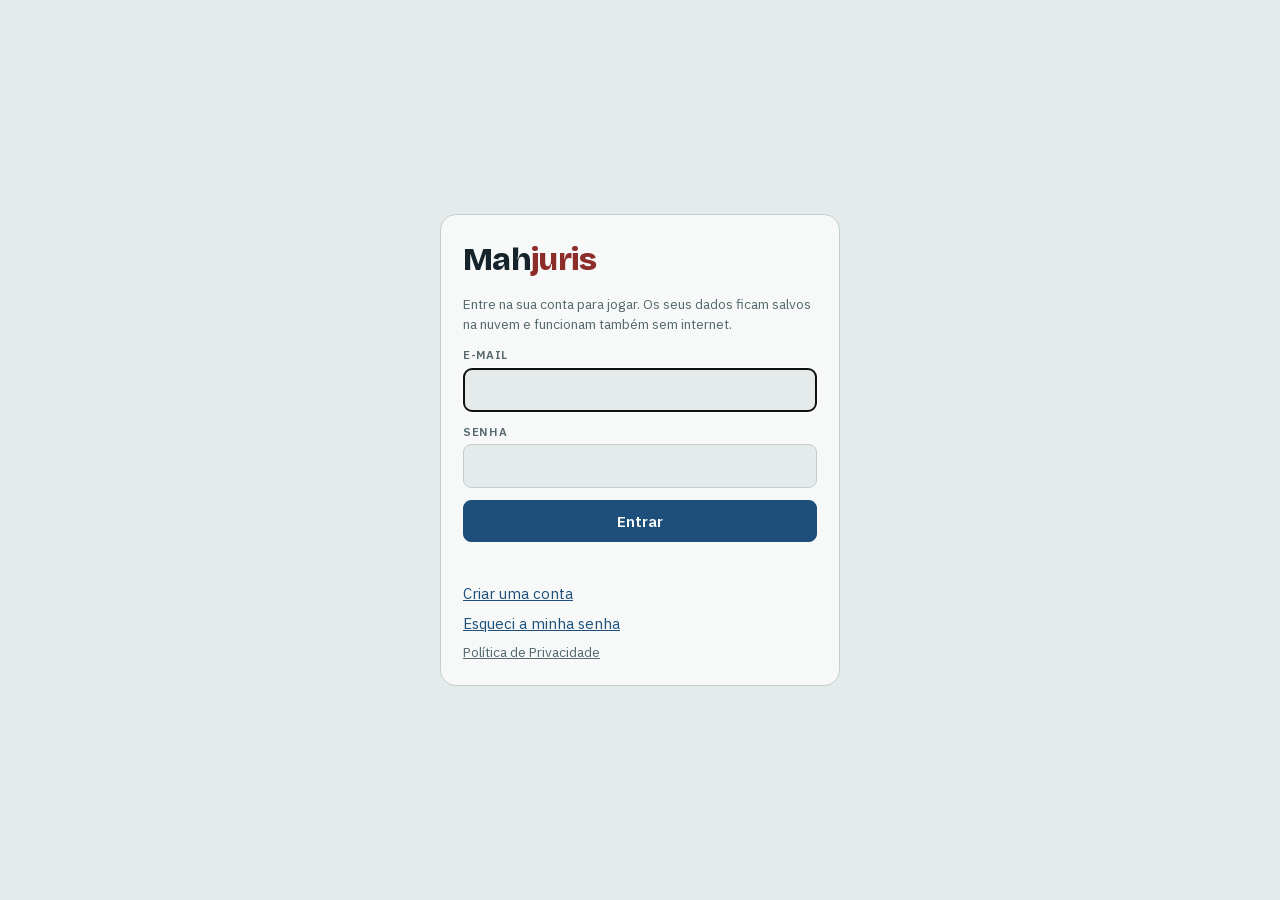
<file: criar.html>
<!doctype html>
<html lang="pt-BR">
<head>
<meta charset="utf-8">
<meta name="viewport" content="width=device-width, initial-scale=1, viewport-fit=cover">
<title>Mahjuris · Criar cards</title>
<link rel="manifest" href="manifest.webmanifest">
<meta name="theme-color" content="#1d4f7a">
<link rel="apple-touch-icon" href="icons/apple-touch-icon.png">
<link rel="icon" href="icons/icon-192.png">
<link rel="stylesheet" href="fonts.css">
<script src="config.js"></script>
<script src="lib/supabase.js"></script>
<script src="sync.js"></script>
<script src="plan.js"></script>
<style>
:root{
  --bg:#e4ebea; --panel:#f6f9f8; --fg:#15242a; --muted:#56696e; --line:#c3cfcf;
  --ink:#1d4f7a; --ox:#8c2d2a; --ok:#2c7a4d; --err:#b3261e; --hint:#c98a12; --field:#fff;
  --f-display:"Bricolage Grotesque",system-ui,sans-serif; --f-body:"IBM Plex Sans",system-ui,sans-serif;
}
@media (prefers-color-scheme: dark){:root:not([data-theme="light"]){
  --bg:#0e191d; --panel:#15242a; --fg:#e2ebec; --muted:#93a7ac; --line:#2a3d43;
  --ink:#86b6e4; --ox:#e7948a; --ok:#6fcf97; --err:#ff8a80; --hint:#f2c14e; --field:#0e191d; color-scheme:dark}}
:root[data-theme="dark"]{
  --bg:#0e191d; --panel:#15242a; --fg:#e2ebec; --muted:#93a7ac; --line:#2a3d43;
  --ink:#86b6e4; --ox:#e7948a; --ok:#6fcf97; --err:#ff8a80; --hint:#f2c14e; --field:#0e191d; color-scheme:dark}
*{box-sizing:border-box} [hidden]{display:none!important}
body{margin:0;background:var(--bg);color:var(--fg);font:15px/1.45 var(--f-body);padding:14px max(16px,env(safe-area-inset-left)) 40px max(16px,env(safe-area-inset-right))}
.wrap{max-width:1100px;margin:0 auto;display:flex;flex-direction:column;gap:14px}
header{display:flex;flex-wrap:wrap;gap:10px 18px;align-items:flex-end;justify-content:space-between}
header h1{font:800 1.8rem/1 var(--f-display);letter-spacing:-.02em;margin:0} header h1 span{color:var(--ox)}
header p{margin:4px 0 0;color:var(--muted)}
.hbtns{display:flex;gap:8px;align-items:center;flex-wrap:wrap}
#mj-acc-host{display:flex}
.btn{font:600 .9rem var(--f-body);border-radius:8px;padding:8px 14px;cursor:pointer;border:1px solid var(--line);background:var(--panel);color:var(--fg);text-decoration:none;display:inline-flex;align-items:center;gap:6px}
.btn.primary{background:var(--ink);border-color:var(--ink);color:var(--panel)}
.btn.danger{color:var(--err)} .btn.small{padding:5px 10px;font-size:.82rem}
.btn:disabled{opacity:.5;cursor:default}
.grid{display:grid;grid-template-columns:280px 1fr;gap:14px;align-items:start}
@media (max-width:820px){.grid{grid-template-columns:1fr}}
.panel{background:var(--panel);border:1px solid var(--line);border-radius:12px;padding:14px;display:flex;flex-direction:column;gap:10px;min-width:0}
h2{font:700 1.1rem var(--f-display);margin:0}
.field{display:flex;flex-direction:column;gap:3px;min-width:0}
.field label{font-size:.72rem;text-transform:uppercase;letter-spacing:.06em;color:var(--muted);font-weight:600}
input[type=text],textarea,select{font:inherit;padding:8px 10px;border-radius:8px;border:1px solid var(--line);background:var(--field);color:var(--fg);width:100%;min-width:0}
textarea{resize:vertical;min-height:58px}
.decks{list-style:none;margin:0;padding:0;display:flex;flex-direction:column;gap:4px}
.decks .g{font-size:.72rem;text-transform:uppercase;letter-spacing:.06em;color:var(--muted);font-weight:600;margin-top:8px}
.decks button{width:100%;text-align:left;font:inherit;padding:8px 10px;border-radius:8px;border:1px solid transparent;background:transparent;color:var(--fg);cursor:pointer;display:flex;justify-content:space-between;gap:8px}
.decks button[aria-current=true]{background:var(--bg);border-color:var(--line);font-weight:600}
.decks small{color:var(--muted)}
.note{color:var(--muted);font-size:.86rem;margin:0}
.msg{margin:0;min-height:1.2em;font-size:.9rem} .msg.err{color:var(--err)} .msg.ok{color:var(--ok)}
.row{display:flex;gap:8px;flex-wrap:wrap;align-items:flex-end}
.row .field{flex:1 1 180px}
.cards{display:flex;flex-direction:column;gap:10px}
.card{border:1px solid var(--line);border-radius:10px;padding:10px;display:grid;grid-template-columns:120px 1fr 1fr;gap:8px;background:var(--bg)}
.card .full{grid-column:1/-1;display:flex;gap:8px;flex-wrap:wrap;align-items:center;justify-content:space-between}
.card .cnt{font-size:.75rem;color:var(--muted)} .card .cnt.warn{color:var(--hint)}
@media (max-width:640px){.card{grid-template-columns:1fr}}
.empty{padding:20px;text-align:center;color:var(--muted)}
details summary{cursor:pointer;font-weight:600}
</style>
</head>
<body>
<div class="wrap">
  <header>
    <div><h1>Mah<span>juris</span></h1><p>Criar cards: monte os seus baralhos aqui e jogue no site ou no app.</p></div>
    <div class="hbtns"><a class="btn" href="index.html">Ir para o jogo</a><span id="mj-acc-host"></span></div>
  </header>
  <div class="grid">
    <div class="panel">
      <h2>Seus baralhos</h2>
      <ul class="decks" id="decks"></ul>
      <div class="field" style="border-top:1px solid var(--line);padding-top:12px"><label for="nd-mat">Matéria</label><input type="text" id="nd-mat" list="mats" placeholder="Ex.: Direito Penal"><datalist id="mats"></datalist></div>
      <div class="field"><label for="nd-name">Assunto (nome do baralho)</label><input type="text" id="nd-name" placeholder="Ex.: Crimes contra a administração"></div>
      <button class="btn primary" id="nd-btn" type="button">Criar baralho</button>
      <p class="msg" id="nd-msg" aria-live="polite"></p>
      <p class="note" id="limits"></p>
    </div>
    <div class="panel" id="detail"></div>
  </div>
</div>
<script>
window.MJ_START=function(){
"use strict";
const LS="mahjuris.decks.v1";
const TYPES={pergunta:["Pergunta","Resposta"],lei:["Lei","Assunto"],artigo:["Artigo","Conteúdo"],conceito:["Conceito","Definição"],palavra:["Palavra","Significado"]};
const LIM=60; // acima disso a peça fica difícil de ler
const $=id=>document.getElementById(id);
const uid=()=>Math.random().toString(36).slice(2,10)+Date.now().toString(36).slice(-4);
let decks=read(), cur=decks[0]&&decks[0].id, lastEdit=0, saveT=null;
function read(){try{const v=JSON.parse(localStorage.getItem(LS)||"[]");return Array.isArray(v)?v:[]}catch(e){return []}}
function save(d){ if(d) d.updatedAt=Date.now(); try{localStorage.setItem(LS,JSON.stringify(decks))}catch(e){ msg("nd-msg","Não deu para salvar: o armazenamento do navegador está cheio.","err") } }
function saveSoon(d){ lastEdit=Date.now(); clearTimeout(saveT); saveT=setTimeout(()=>save(d),600); }
window.MJ_IDLE=()=>Date.now()-lastEdit>20000&&!(document.activeElement&&/INPUT|TEXTAREA|SELECT/.test(document.activeElement.tagName));
function msg(id,t,c){const e=$(id); e.textContent=t; e.className="msg"+(c?" "+c:"")}
function el(tag,attrs,...kids){const e=document.createElement(tag); for(const [k,v] of Object.entries(attrs||{})){ if(k==="text") e.textContent=v; else if(k.startsWith("on")) e.addEventListener(k.slice(2),v); else e.setAttribute(k,v);} kids.flat().forEach(c=>c!=null&&e.append(c)); return e;}
const P=window.MJPlan;
function renderLimits(){
  if(!P||P.premium()){ $("limits").textContent=P?"Plano Premium: baralhos e cartas sem limite.":""; return; }
  const L=P.limits; $("limits").textContent="Plano Free: até "+L.baralhosProprios+" baralhos seus, com até "+L.cartasPorBaralho+" cartas cada.";
}
function renderList(){
  const ul=$("decks"); ul.innerHTML="";
  if(!decks.length){ ul.append(el("li",{class:"note",text:"Você ainda não tem baralhos. Crie o primeiro abaixo."})); }
  const groups=new Map(); decks.forEach(d=>{const g=d.group||"Seus baralhos"; if(!groups.has(g)) groups.set(g,[]); groups.get(g).push(d)});
  [...groups.keys()].sort((a,b)=>a.localeCompare(b,"pt-BR")).forEach(g=>{
    ul.append(el("li",{class:"g",text:g}));
    groups.get(g).forEach(d=>ul.append(el("li",{},el("button",{type:"button","aria-current":String(d.id===cur),onclick:()=>{cur=d.id; renderAll()}},el("span",{text:d.name}),el("small",{text:String(d.pairs.length)})))));
  });
  const dl=$("mats"); dl.innerHTML=""; [...new Set(decks.map(d=>d.group).filter(Boolean))].forEach(m=>dl.append(el("option",{value:m})));
}
function cardEl(d,p,i){
  const lab=TYPES[p.type]||TYPES.pergunta;
  const tSel=el("select",{"aria-label":"Tipo do par"}); Object.entries(TYPES).forEach(([k,v])=>tSel.append(el("option",{value:k,text:v[0]+" / "+v[1]}))); tSel.value=TYPES[p.type]?p.type:"pergunta";
  const fa=el("textarea",{"aria-label":lab[0]}), fb=el("textarea",{"aria-label":lab[1]}), fs=el("input",{type:"text","aria-label":"Fundamento (opcional)",placeholder:"Fundamento, ex.: CP, art. 312 (opcional)"});
  fa.value=p.front||""; fb.value=p.back||""; fs.value=p.sub||"";
  const ca=el("span",{class:"cnt"}), cb=el("span",{class:"cnt"});
  const cnt=()=>{ [[fa,ca],[fb,cb]].forEach(([f,c])=>{const n=f.value.length; c.textContent=n+" caracteres"+(n>LIM?" (longo: pode ficar pequeno na peça)":""); c.className="cnt"+(n>LIM?" warn":"")}) };
  cnt();
  const upd=()=>{ p.type=tSel.value; p.front=fa.value.trim(); p.back=fb.value.trim(); const s=fs.value.trim(); if(s) p.sub=s; else delete p.sub; cnt(); saveSoon(d); };
  [fa,fb,fs].forEach(x=>x.addEventListener("input",upd)); tSel.addEventListener("change",()=>{upd(); renderDetail()});
  let armed=false; const del=el("button",{type:"button",class:"btn small danger",text:"Excluir",onclick:()=>{ if(!armed){armed=true; del.textContent="Confirmar exclusão"; setTimeout(()=>{armed=false; del.textContent="Excluir"},4000); return;} d.pairs.splice(d.pairs.indexOf(p),1); save(d); renderAll(); }});
  return el("div",{class:"card"},
    el("div",{class:"field"},el("label",{text:"Tipo"}),tSel),
    el("div",{class:"field"},el("label",{text:lab[0]}),fa,ca),
    el("div",{class:"field"},el("label",{text:lab[1]}),fb,cb),
    el("div",{class:"full"},el("div",{class:"field",style:"flex:1 1 220px"},fs),el("span",{class:"note",text:"#"+(i+1)}),del));
}
function canAddCards(d,n){ if(!P) return true; if(d.pairs.length+n>P.maxCards()){ P.upsell("cards"); return false; } return true; }
function renderDetail(){
  const box=$("detail"); box.innerHTML="";
  const d=decks.find(x=>x.id===cur);
  if(!d){ box.append(el("div",{class:"empty",text:"Escolha ou crie um baralho para começar a escrever os cards."})); return; }
  const locked=P&&!P.deckOk(d);
  const nm=el("input",{type:"text",id:"dk-name"}), mt=el("input",{type:"text",id:"dk-mat",list:"mats"}); nm.value=d.name; mt.value=d.group||"";
  nm.addEventListener("input",()=>{d.name=nm.value.trim()||"Sem nome"; saveSoon(d); clearTimeout(window.__rl); window.__rl=setTimeout(renderList,700)});
  mt.addEventListener("input",()=>{const g=mt.value.trim(); if(g) d.group=g; else delete d.group; saveSoon(d); clearTimeout(window.__rl); window.__rl=setTimeout(renderList,700)});
  box.append(el("div",{class:"row"},el("div",{class:"field"},el("label",{for:"dk-name",text:"Assunto (nome do baralho)"}),nm),el("div",{class:"field"},el("label",{for:"dk-mat",text:"Matéria"}),mt)));
  if(locked) box.append(el("p",{class:"msg err",text:"Este baralho passou do limite do plano Free: dá para editar aqui, mas para jogar com ele é preciso o Premium."}));
  const add=el("button",{type:"button",class:"btn primary",text:"Adicionar card",onclick:()=>{ if(!canAddCards(d,1)) return; const p={id:uid(),type:(d.pairs[d.pairs.length-1]||{}).type||"pergunta",front:"",back:""}; d.pairs.push(p); save(d); renderAll(); const t=box.querySelectorAll(".card textarea"); if(t.length) t[t.length-2].focus(); }});
  const exp=el("button",{type:"button",class:"btn",text:"Baixar como planilha (CSV)",onclick:()=>exportCsv(d)});
  let armed=false; const delD=el("button",{type:"button",class:"btn danger",text:"Excluir baralho",onclick:()=>{ if(!armed){armed=true; delD.textContent="Confirmar: excluir "+d.pairs.length+" cards"; setTimeout(()=>{armed=false; delD.textContent="Excluir baralho"},5000); return;} decks=decks.filter(x=>x!==d); save(); cur=decks[0]&&decks[0].id; renderAll(); }});
  box.append(el("div",{class:"row"},add,exp,delD));
  // colar de uma planilha
  const ta=el("textarea",{id:"paste",rows:"4",placeholder:"Pergunta[TAB]Resposta[TAB]Fundamento\nPrazo do inquérito com preso?\t10 dias\tCPP, art. 10"});
  const pm=el("p",{class:"msg","aria-live":"polite"});
  const pb=el("button",{type:"button",class:"btn small",text:"Adicionar as linhas coladas",onclick:()=>{
    const rows=ta.value.split(/\r?\n/).map(l=>l.includes("\t")?l.split("\t"):l.split(";")).map(c=>c.map(x=>x.trim())).filter(c=>c[0]&&c[1]);
    if(!rows.length){ pm.className="msg err"; pm.textContent="Nenhuma linha com pergunta e resposta separadas por TAB (ou ponto e vírgula)."; return; }
    if(!canAddCards(d,rows.length)) return;
    rows.forEach(c=>{ const p={id:uid(),type:"pergunta",front:c[0],back:c[1]}; if(c[2]) p.sub=c[2]; d.pairs.push(p); });
    save(d); ta.value=""; renderAll(); const m=document.querySelector("#detail .msg.ok"); void m;
  }});
  box.append(el("details",{},el("summary",{text:"Colar várias de uma vez (do Excel ou do Word)"}),
    el("div",{style:"display:flex;flex-direction:column;gap:8px;margin-top:8px"},el("p",{class:"note",text:"Uma carta por linha. Copie duas ou três colunas do Excel (pergunta, resposta e, se quiser, fundamento) e cole aqui. Também vale separar com ponto e vírgula."}),ta,pb,pm)));
  const list=el("div",{class:"cards"});
  if(!d.pairs.length) list.append(el("div",{class:"empty",text:"Nenhum card ainda. Use Adicionar card ou cole várias linhas."}));
  d.pairs.forEach((p,i)=>list.append(cardEl(d,p,i)));
  box.append(el("p",{class:"note",text:d.pairs.length+(d.pairs.length===1?" card":" cards")+". As mudanças são salvas sozinhas e vão para a sua conta."}),list);
  if(d.pairs.length>3) box.append(el("div",{class:"row"},el("button",{type:"button",class:"btn primary",text:"Adicionar card",onclick:()=>add.click()})));
}
function exportCsv(d){
  const q=s=>'"'+String(s||"").replace(/"/g,'""')+'"';
  const lines=[["materia","assunto","tipo_par","carta_a","carta_b","fundamento"].join(",")].concat(d.pairs.map(p=>[d.group||"",d.name,p.type,p.front,p.back,p.sub||""].map(q).join(",")));
  const blob=new Blob(["﻿"+lines.join("\r\n")],{type:"text/csv;charset=utf-8"});
  const a=el("a",{href:URL.createObjectURL(blob),download:(d.name||"baralho").replace(/[^\w\-]+/g,"_")+".csv"}); document.body.append(a); a.click(); setTimeout(()=>{URL.revokeObjectURL(a.href); a.remove()},1000);
}
function renderAll(){ renderList(); renderDetail(); renderLimits(); }
$("nd-btn").addEventListener("click",()=>{
  if(P&&!P.canAddDecks(1)){ P.upsell("own"); return; }
  const name=$("nd-name").value.trim(), g=$("nd-mat").value.trim();
  if(!name){ msg("nd-msg","Dê um nome ao baralho.","err"); $("nd-name").focus(); return; }
  const d={id:uid(),name,pairs:[]}; if(g) d.group=g; decks.push(d); save(d); cur=d.id; $("nd-name").value=""; msg("nd-msg","Baralho criado.","ok"); renderAll();
});
window.addEventListener("storage",e=>{ if(e.key===LS){ decks=read(); if(!decks.some(d=>d.id===cur)) cur=decks[0]&&decks[0].id; renderAll(); } });
window.addEventListener("pagehide",()=>{ clearTimeout(saveT); const d=decks.find(x=>x.id===cur); if(Date.now()-lastEdit<2000) save(d); });
renderAll();
};
if(!window.MJSync) window.MJ_START();
if("serviceWorker" in navigator) addEventListener("load",()=>navigator.serviceWorker.register("sw.js").catch(()=>{}));
</script>
</body>
</html>
</file>
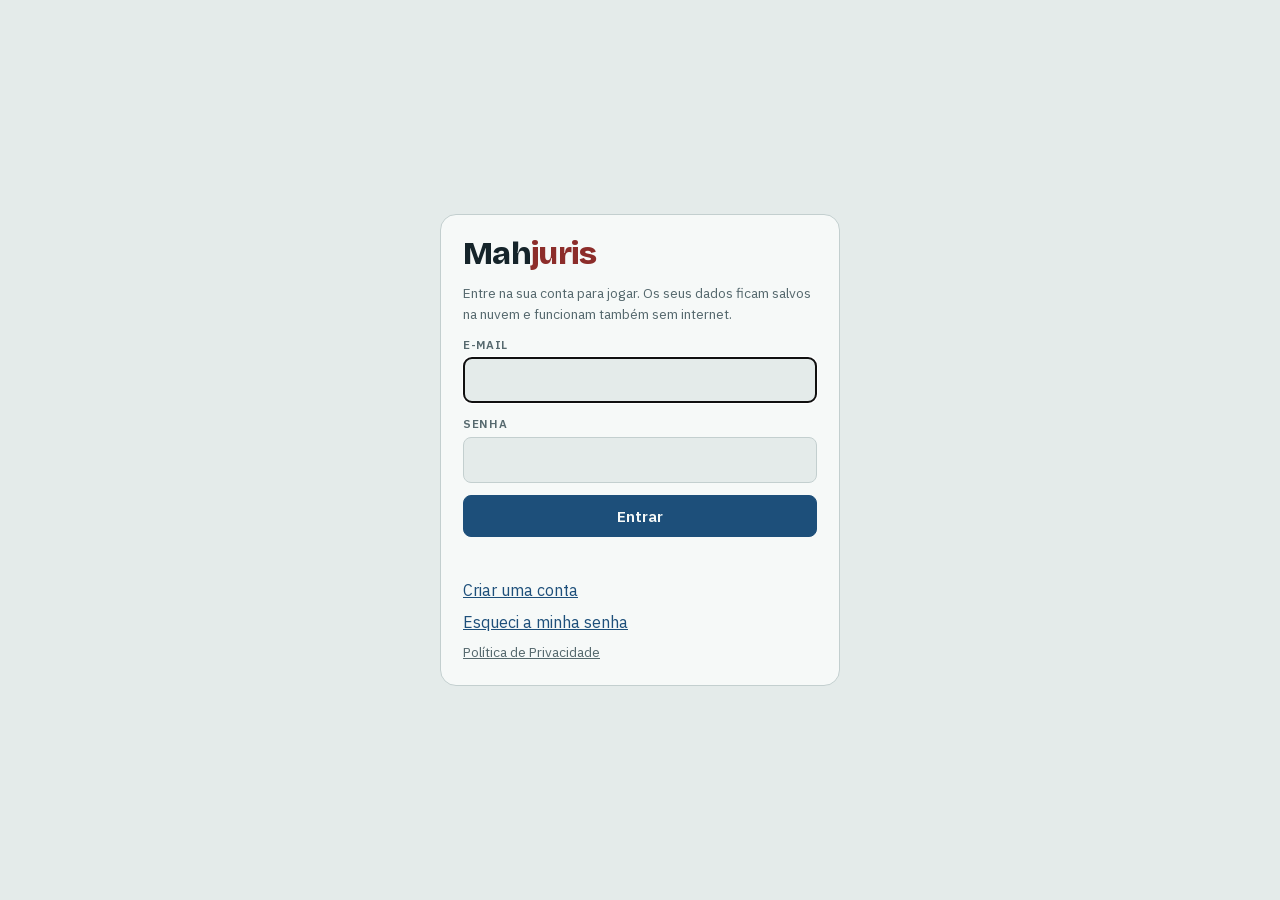
<file: premium.html>
<!doctype html>
<html lang="pt-BR">
<head>
<meta charset="utf-8">
<meta name="viewport" content="width=device-width, initial-scale=1, viewport-fit=cover">
<title>Mahjuris Premium</title>
<link rel="manifest" href="manifest.webmanifest">
<meta name="theme-color" content="#1d4f7a">
<link rel="icon" href="icons/icon-192.png">
<link rel="stylesheet" href="fonts.css">
<script src="config.js"></script>
<script src="lib/supabase.js"></script>
<script src="sync.js"></script>
<script src="plan.js"></script>
<style>
:root{--bg:#e4ebea;--panel:#f6f9f8;--fg:#15242a;--muted:#56696e;--line:#c3cfcf;--ink:#1d4f7a;--ox:#8c2d2a;--ok:#2c7a4d;--err:#b3261e;--hint:#c98a12;
  --f-display:"Bricolage Grotesque",system-ui,sans-serif;--f-body:"IBM Plex Sans",system-ui,sans-serif}
@media (prefers-color-scheme: dark){:root:not([data-theme="light"]){--bg:#0e191d;--panel:#15242a;--fg:#e2ebec;--muted:#93a7ac;--line:#2a3d43;--ink:#86b6e4;--ox:#e7948a;--ok:#6fcf97;--err:#ff8a80;--hint:#f2c14e;color-scheme:dark}}
:root[data-theme="dark"]{--bg:#0e191d;--panel:#15242a;--fg:#e2ebec;--muted:#93a7ac;--line:#2a3d43;--ink:#86b6e4;--ox:#e7948a;--ok:#6fcf97;--err:#ff8a80;--hint:#f2c14e;color-scheme:dark}
*{box-sizing:border-box}
body{margin:0;background:var(--bg);color:var(--fg);font:16px/1.5 var(--f-body);padding:24px 16px 48px}
.wrap{max-width:560px;margin:0 auto;display:flex;flex-direction:column;gap:14px}
h1{font:800 2rem/1.05 var(--f-display);letter-spacing:-.02em;margin:0} h1 span{color:var(--ox)}
.panel{background:var(--panel);border:1px solid var(--line);border-radius:14px;padding:18px;display:flex;flex-direction:column;gap:12px}
.price{font:800 2.2rem/1 var(--f-display)} .price small{font:500 1rem var(--f-body);color:var(--muted)}
ul{margin:0;padding-left:20px;display:flex;flex-direction:column;gap:6px}
table{border-collapse:collapse;width:100%;font-size:.92rem} th,td{text-align:left;padding:7px 6px;border-bottom:1px solid var(--line)} th{color:var(--muted);font-weight:600}
.btn{font:600 1rem var(--f-body);border-radius:10px;padding:12px 16px;cursor:pointer;border:1px solid var(--ink);background:var(--ink);color:var(--panel);text-align:center;text-decoration:none}
.btn.sec{background:var(--panel);color:var(--fg);border-color:var(--line)}
.btn:disabled{opacity:.55;cursor:default}
.note{color:var(--muted);font-size:.88rem;margin:0}
.msg{margin:0;min-height:1.2em} .msg.err{color:var(--err)} .msg.ok{color:var(--ok)}
</style>
</head>
<body>
<div class="wrap">
  <h1>Mah<span>juris</span> Premium</h1>
  <div class="panel">
    <p style="margin:0">Uma parceria simples: você libera o Mahjuris completo por um valor simbólico e ajuda a manter o projeto, com novos baralhos e melhorias.</p>
    <p class="note" id="valid">Vale por 1 ano a partir do pagamento. Não há cobrança automática: para continuar, é só renovar quando quiser, e o novo ano é somado ao que faltar.</p>
    <div class="price" id="price"></div>
    <table>
      <tr><th></th><th>Free</th><th>Premium</th></tr>
      <tr><td>Jogadas</td><td id="l-plays"></td><td>Ilimitadas</td></tr>
      <tr><td>Baralhos de fábrica</td><td>1º assunto de cada matéria</td><td>Todos (cerca de 2.700 pares)</td></tr>
      <tr><td>Baralhos seus</td><td id="l-own"></td><td>Sem limite</td></tr>
      <tr><td>Site e app na mesma conta</td><td>Sim</td><td>Sim</td></tr>
    </table>
    <button class="btn" id="buy" type="button">Liberar o Premium (Pix ou cartão)</button>
    <p class="msg" id="msg" aria-live="polite"></p>
    <p class="note">O pagamento é feito pelo Mercado Pago. O Premium fica ligado à sua conta e vale no site e no app Android, entrando com o mesmo e-mail.</p>
    <a class="btn sec" href="index.html">Voltar ao jogo</a>
  </div>
</div>
<script>
window.MJ_START=function(){
  const C=window.MJ_CONFIG||{}, L=(window.MJPlan&&MJPlan.limits)||{}, $=id=>document.getElementById(id);
  $("price").innerHTML=""; $("price").textContent=C.premiumPreco||"Preço a definir";
  $("l-plays").textContent=(L.jogadasPorDia||5)+" por dia"; $("l-own").textContent="Até "+(L.baralhosProprios||2)+" (até "+(L.cartasPorBaralho||100)+" cartas cada)";
  const msg=(t,c)=>{$("msg").textContent=t; $("msg").className="msg"+(c?" "+c:"")};
  const done=()=>{ let pl={}; try{pl=JSON.parse(localStorage.getItem("mjsync.plan")||"{}")}catch(e){} const ate=pl.until?new Date(pl.until).toLocaleDateString("pt-BR"):null; $("buy").textContent="Renovar por mais 1 ano"; msg("Você é Premium"+(ate?" até "+ate:"")+". Bom estudo!","ok"); };
  if(window.MJPlan&&MJPlan.premium()) done();
  const q=new URLSearchParams(location.search);
  if(q.has("ok")||q.has("pendente")){
    msg(q.has("ok")?"Pagamento recebido. Liberando o Premium…":"Pagamento em processamento (o Pix confirma em instantes). Pode deixar esta página aberta.");
    let n=0; const iv=setInterval(async()=>{ n++; if(window.MJSync) await MJSync.loadProfile(); if(MJPlan.premium()){ clearInterval(iv); done(); } else if(n>40){ clearInterval(iv); msg("Ainda não recebemos a confirmação. Se o valor saiu da sua conta, escreva para o contato da Política de Privacidade com o número do pagamento.","err"); } },5000);
  }
  if(q.has("erro")) msg("O pagamento não foi concluído. Você pode tentar de novo.","err");
  $("buy").addEventListener("click",async()=>{
    const cl=window.MJSync&&MJSync.client; if(!cl||!MJSync.user||!MJSync.user.email){ msg("Entre na sua conta para continuar.","err"); return; }
    $("buy").disabled=true; msg("Abrindo o Mercado Pago…");
    try{ const {data,error}=await cl.functions.invoke("mp-checkout",{body:{}}); if(error||!data||!data.url) throw error||new Error("sem link"); location.href=data.url; }
    catch(e){ $("buy").disabled=false; msg("A venda pelo site ainda não está ativa ou houve um erro. Tente de novo mais tarde.","err"); }
  });
};
if(!window.MJSync) window.MJ_START();
</script>
</body>
</html>
</file>
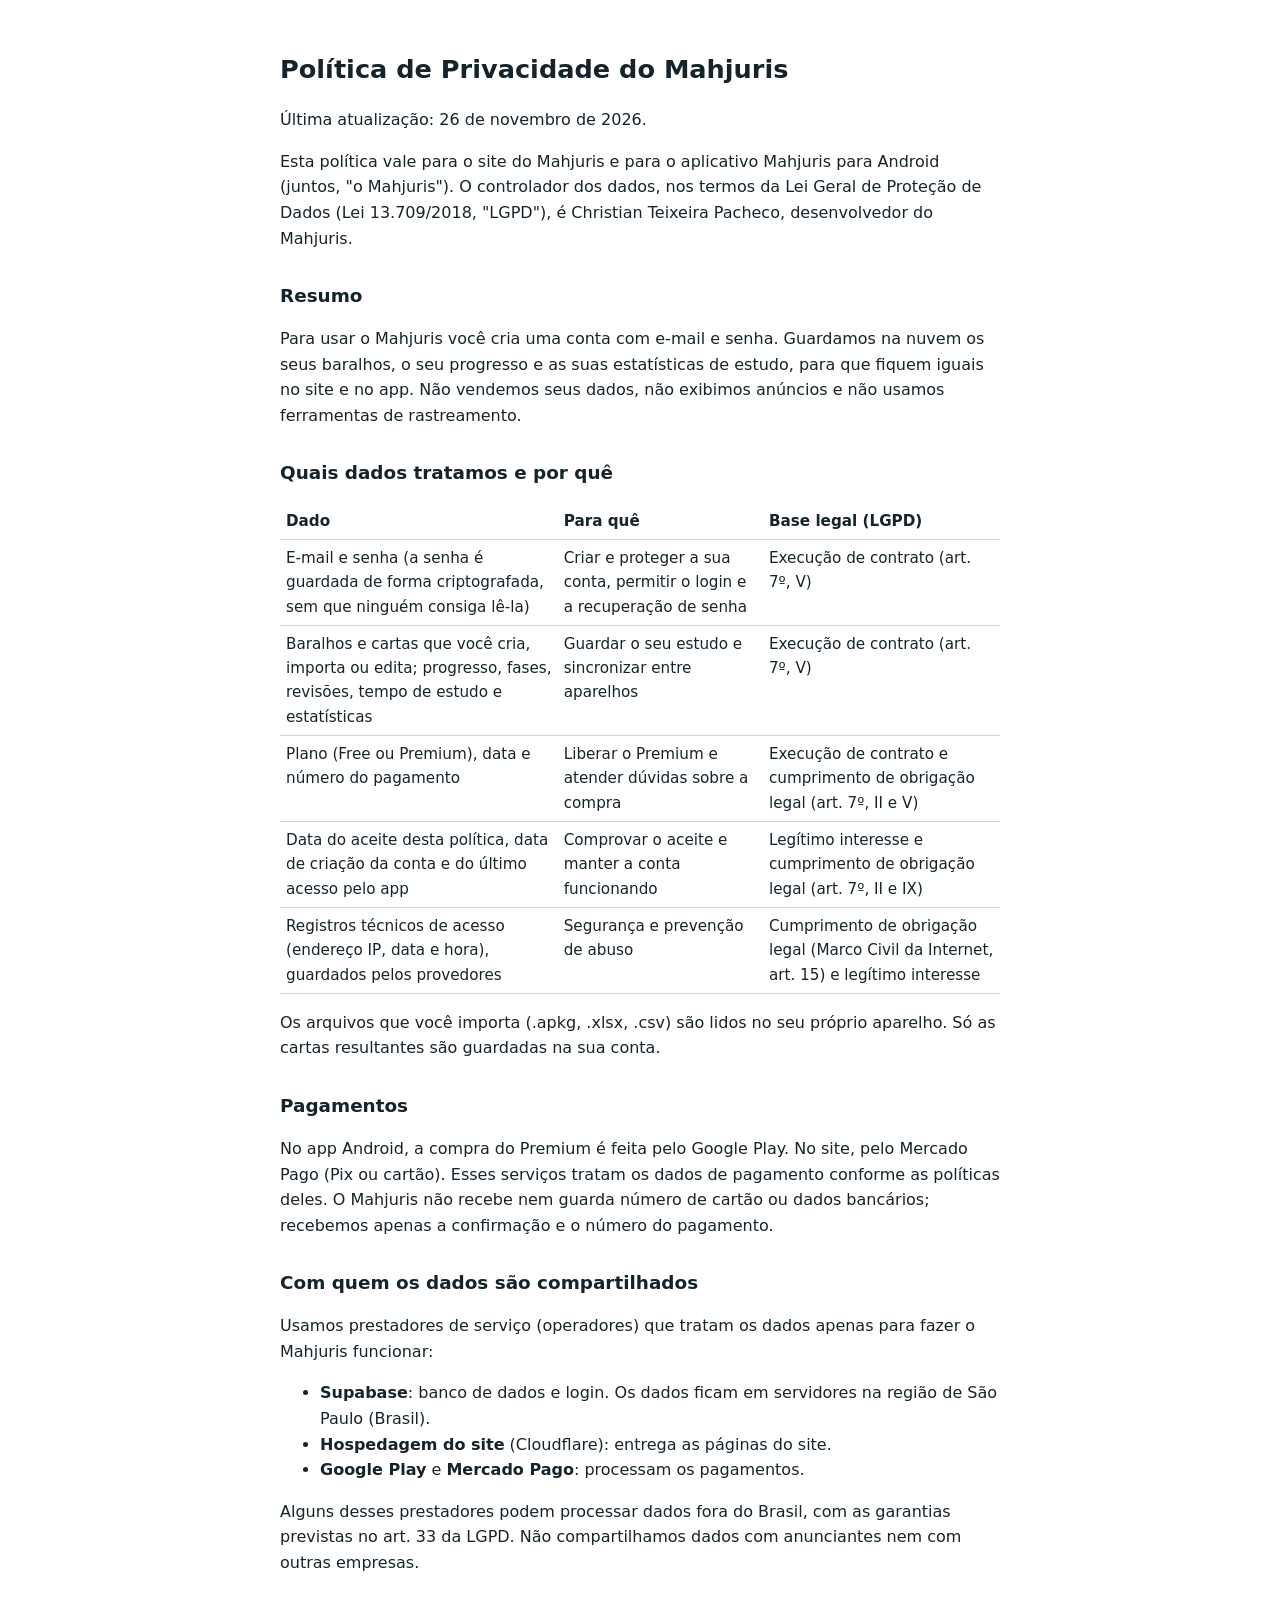
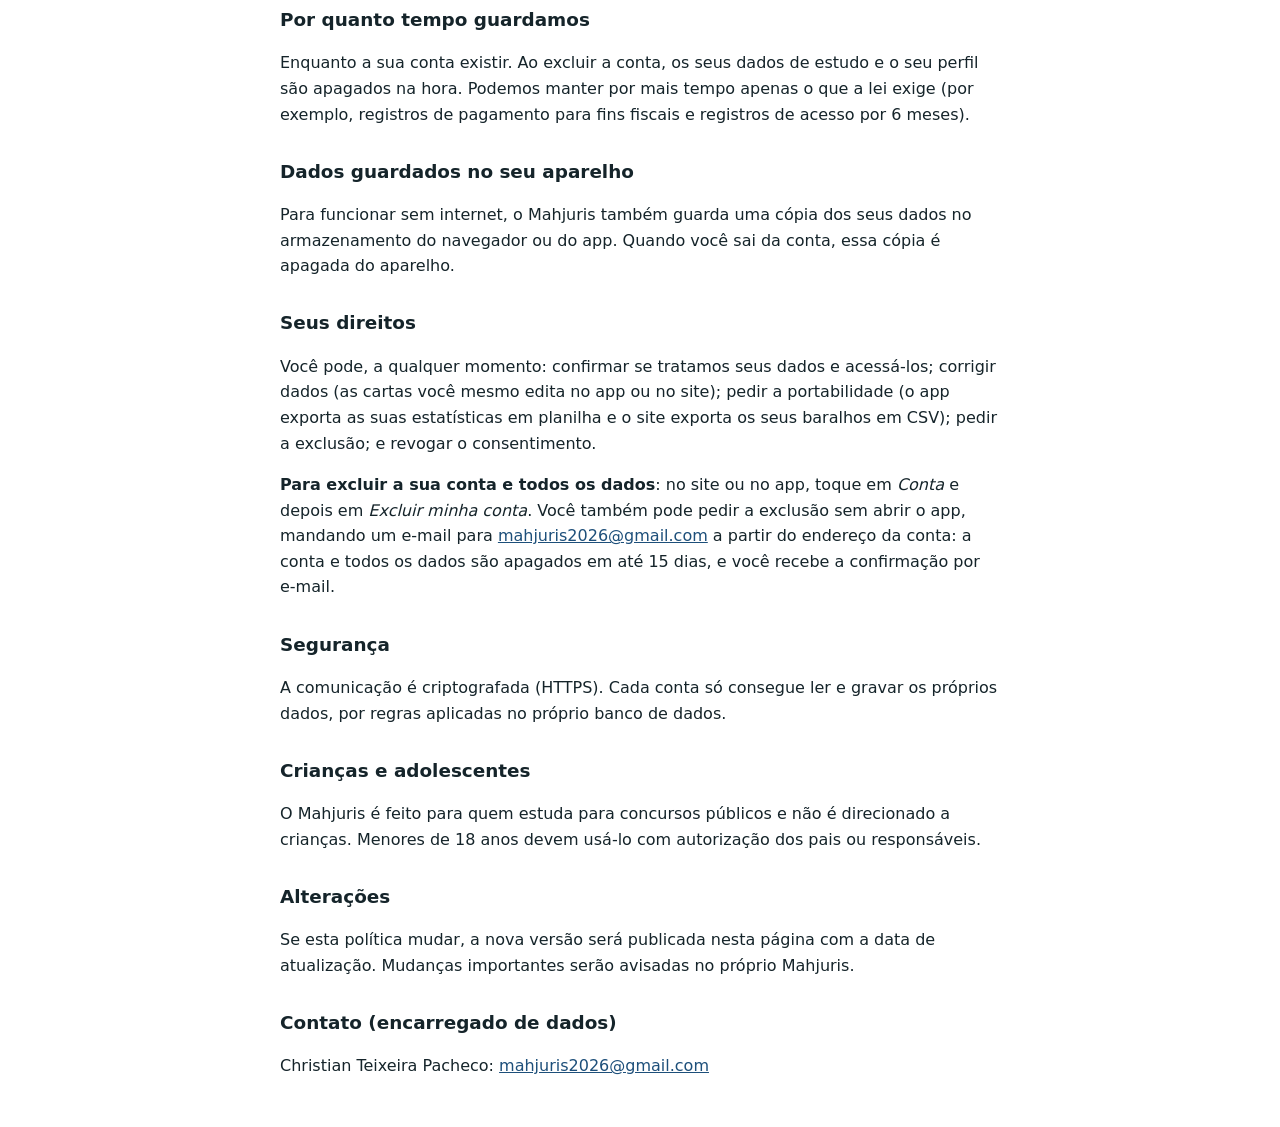
<file: privacidade.html>
<!doctype html>
<html lang="pt-BR">
<head>
<meta charset="utf-8">
<meta name="viewport" content="width=device-width, initial-scale=1">
<title>Mahjuris · Política de Privacidade</title>
<style>
:root{--bg:#fff;--fg:#15242a;--muted:#56696e;--ink:#1d4f7a}
@media (prefers-color-scheme: dark){:root:not([data-theme="light"]){--bg:#0e191d;--fg:#e2ebec;--muted:#93a7ac;--ink:#86b6e4;color-scheme:dark}}
:root[data-theme="dark"]{--bg:#0e191d;--fg:#e2ebec;--muted:#93a7ac;--ink:#86b6e4;color-scheme:dark}
body{font:16px/1.6 system-ui,sans-serif;max-width:720px;margin:0 auto;padding:32px 16px;color:var(--fg);background:var(--bg)}
h1{font-size:1.6rem}h2{font-size:1.15rem;margin-top:1.6em}a{color:var(--ink)}
table{border-collapse:collapse;width:100%;font-size:.95rem}td,th{border-bottom:1px solid rgba(127,127,127,.35);padding:6px;text-align:left;vertical-align:top}
</style>
</head>
<body>
<h1>Política de Privacidade do Mahjuris</h1>
<p>Última atualização: 26 de novembro de 2026.</p>

<p>Esta política vale para o site do Mahjuris e para o aplicativo Mahjuris para Android (juntos, "o Mahjuris"). O controlador dos dados, nos termos da Lei Geral de Proteção de Dados (Lei 13.709/2018, "LGPD"), é Christian Teixeira Pacheco, desenvolvedor do Mahjuris.</p>

<h2>Resumo</h2>
<p>Para usar o Mahjuris você cria uma conta com e-mail e senha. Guardamos na nuvem os seus baralhos, o seu progresso e as suas estatísticas de estudo, para que fiquem iguais no site e no app. Não vendemos seus dados, não exibimos anúncios e não usamos ferramentas de rastreamento.</p>

<h2>Quais dados tratamos e por quê</h2>
<table>
<tr><th>Dado</th><th>Para quê</th><th>Base legal (LGPD)</th></tr>
<tr><td>E-mail e senha (a senha é guardada de forma criptografada, sem que ninguém consiga lê-la)</td><td>Criar e proteger a sua conta, permitir o login e a recuperação de senha</td><td>Execução de contrato (art. 7º, V)</td></tr>
<tr><td>Baralhos e cartas que você cria, importa ou edita; progresso, fases, revisões, tempo de estudo e estatísticas</td><td>Guardar o seu estudo e sincronizar entre aparelhos</td><td>Execução de contrato (art. 7º, V)</td></tr>
<tr><td>Plano (Free ou Premium), data e número do pagamento</td><td>Liberar o Premium e atender dúvidas sobre a compra</td><td>Execução de contrato e cumprimento de obrigação legal (art. 7º, II e V)</td></tr>
<tr><td>Data do aceite desta política, data de criação da conta e do último acesso pelo app</td><td>Comprovar o aceite e manter a conta funcionando</td><td>Legítimo interesse e cumprimento de obrigação legal (art. 7º, II e IX)</td></tr>
<tr><td>Registros técnicos de acesso (endereço IP, data e hora), guardados pelos provedores</td><td>Segurança e prevenção de abuso</td><td>Cumprimento de obrigação legal (Marco Civil da Internet, art. 15) e legítimo interesse</td></tr>
</table>
<p>Os arquivos que você importa (.apkg, .xlsx, .csv) são lidos no seu próprio aparelho. Só as cartas resultantes são guardadas na sua conta.</p>

<h2>Pagamentos</h2>
<p>No app Android, a compra do Premium é feita pelo Google Play. No site, pelo Mercado Pago (Pix ou cartão). Esses serviços tratam os dados de pagamento conforme as políticas deles. O Mahjuris não recebe nem guarda número de cartão ou dados bancários; recebemos apenas a confirmação e o número do pagamento.</p>

<h2>Com quem os dados são compartilhados</h2>
<p>Usamos prestadores de serviço (operadores) que tratam os dados apenas para fazer o Mahjuris funcionar:</p>
<ul>
<li><b>Supabase</b>: banco de dados e login. Os dados ficam em servidores na região de São Paulo (Brasil).</li>
<li><b>Hospedagem do site</b> (Cloudflare): entrega as páginas do site.</li>
<li><b>Google Play</b> e <b>Mercado Pago</b>: processam os pagamentos.</li>
</ul>
<p>Alguns desses prestadores podem processar dados fora do Brasil, com as garantias previstas no art. 33 da LGPD. Não compartilhamos dados com anunciantes nem com outras empresas.</p>

<h2>Por quanto tempo guardamos</h2>
<p>Enquanto a sua conta existir. Ao excluir a conta, os seus dados de estudo e o seu perfil são apagados na hora. Podemos manter por mais tempo apenas o que a lei exige (por exemplo, registros de pagamento para fins fiscais e registros de acesso por 6 meses).</p>

<h2>Dados guardados no seu aparelho</h2>
<p>Para funcionar sem internet, o Mahjuris também guarda uma cópia dos seus dados no armazenamento do navegador ou do app. Quando você sai da conta, essa cópia é apagada do aparelho.</p>

<h2>Seus direitos</h2>
<p>Você pode, a qualquer momento: confirmar se tratamos seus dados e acessá-los; corrigir dados (as cartas você mesmo edita no app ou no site); pedir a portabilidade (o app exporta as suas estatísticas em planilha e o site exporta os seus baralhos em CSV); pedir a exclusão; e revogar o consentimento.</p>
<p><b>Para excluir a sua conta e todos os dados</b>: no site ou no app, toque em <i>Conta</i> e depois em <i>Excluir minha conta</i>. Você também pode pedir a exclusão sem abrir o app, mandando um e-mail para <a href="mailto:mahjuris2026@gmail.com">mahjuris2026@gmail.com</a> a partir do endereço da conta: a conta e todos os dados são apagados em até 15 dias, e você recebe a confirmação por e-mail.</p>

<h2>Segurança</h2>
<p>A comunicação é criptografada (HTTPS). Cada conta só consegue ler e gravar os próprios dados, por regras aplicadas no próprio banco de dados.</p>

<h2>Crianças e adolescentes</h2>
<p>O Mahjuris é feito para quem estuda para concursos públicos e não é direcionado a crianças. Menores de 18 anos devem usá-lo com autorização dos pais ou responsáveis.</p>

<h2>Alterações</h2>
<p>Se esta política mudar, a nova versão será publicada nesta página com a data de atualização. Mudanças importantes serão avisadas no próprio Mahjuris.</p>

<h2>Contato (encarregado de dados)</h2>
<p>Christian Teixeira Pacheco: <a href="mailto:mahjuris2026@gmail.com">mahjuris2026@gmail.com</a></p>
</body>
</html>
</file>
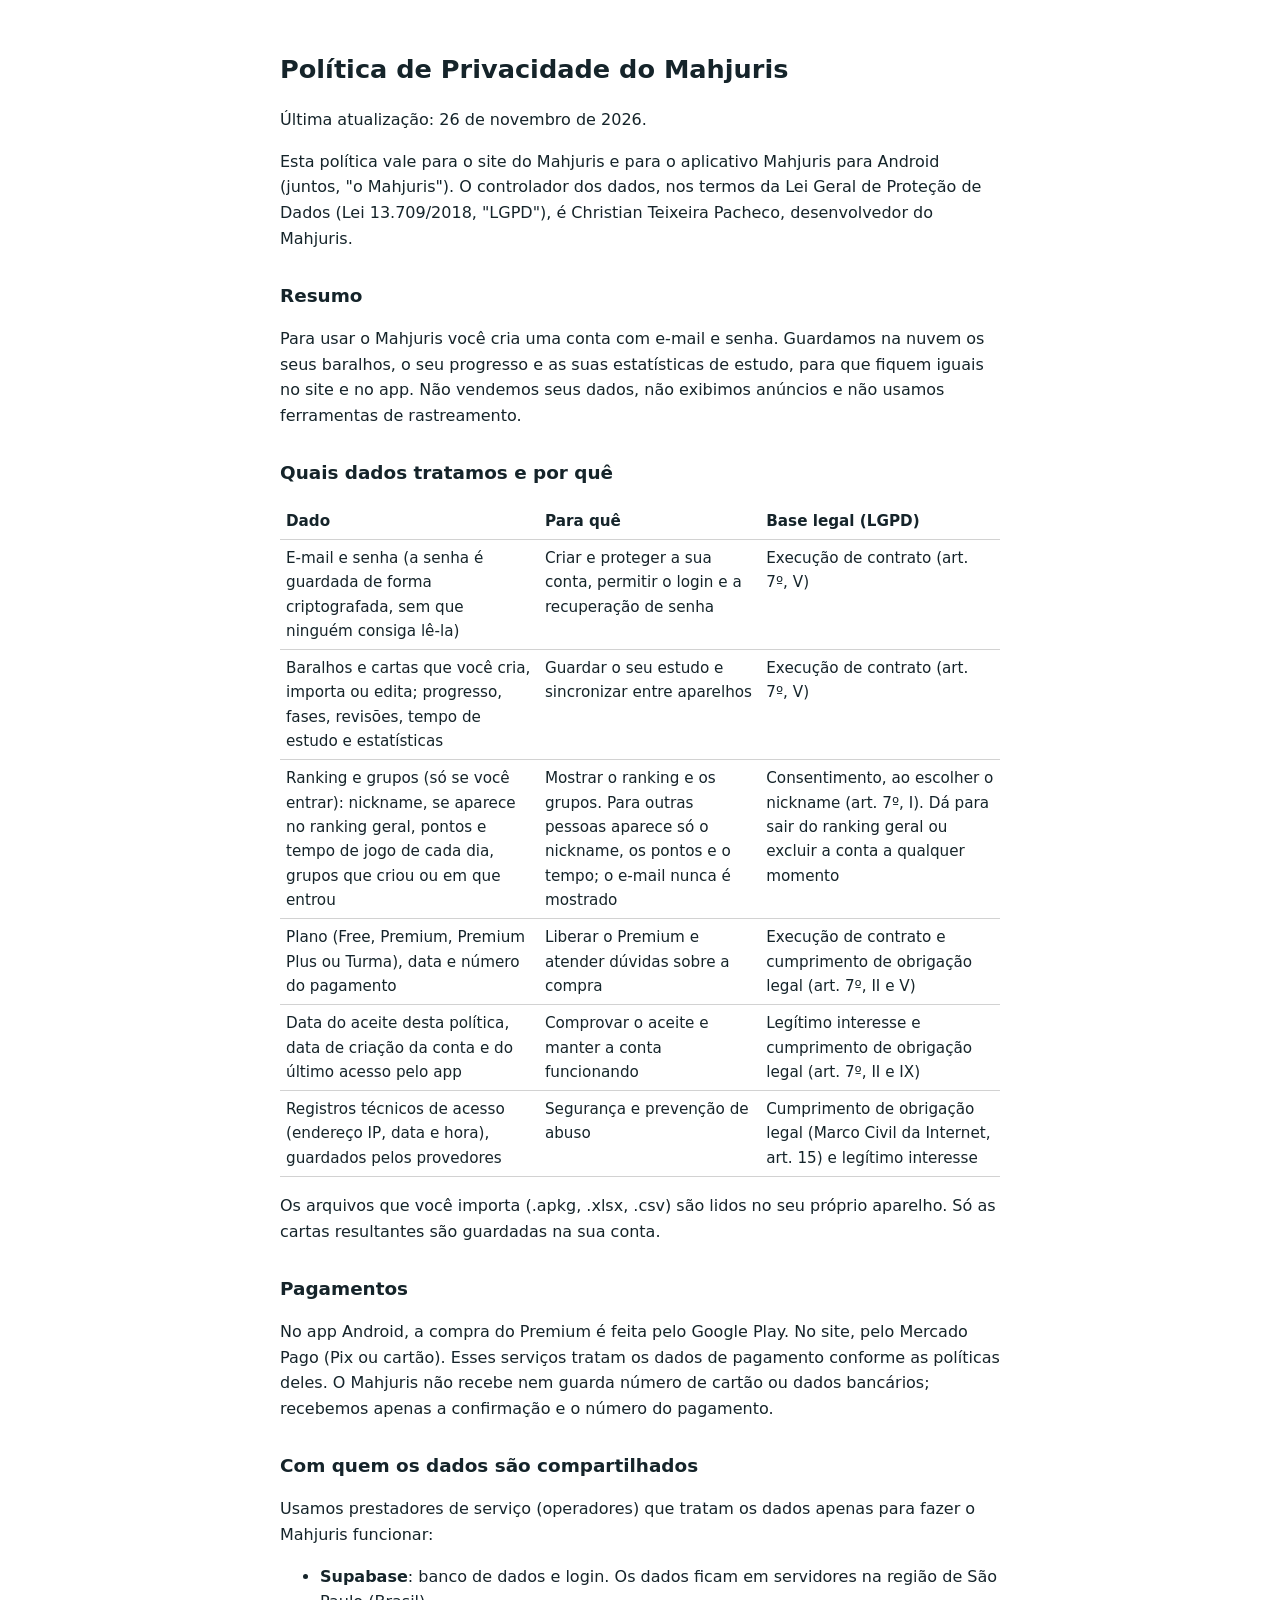
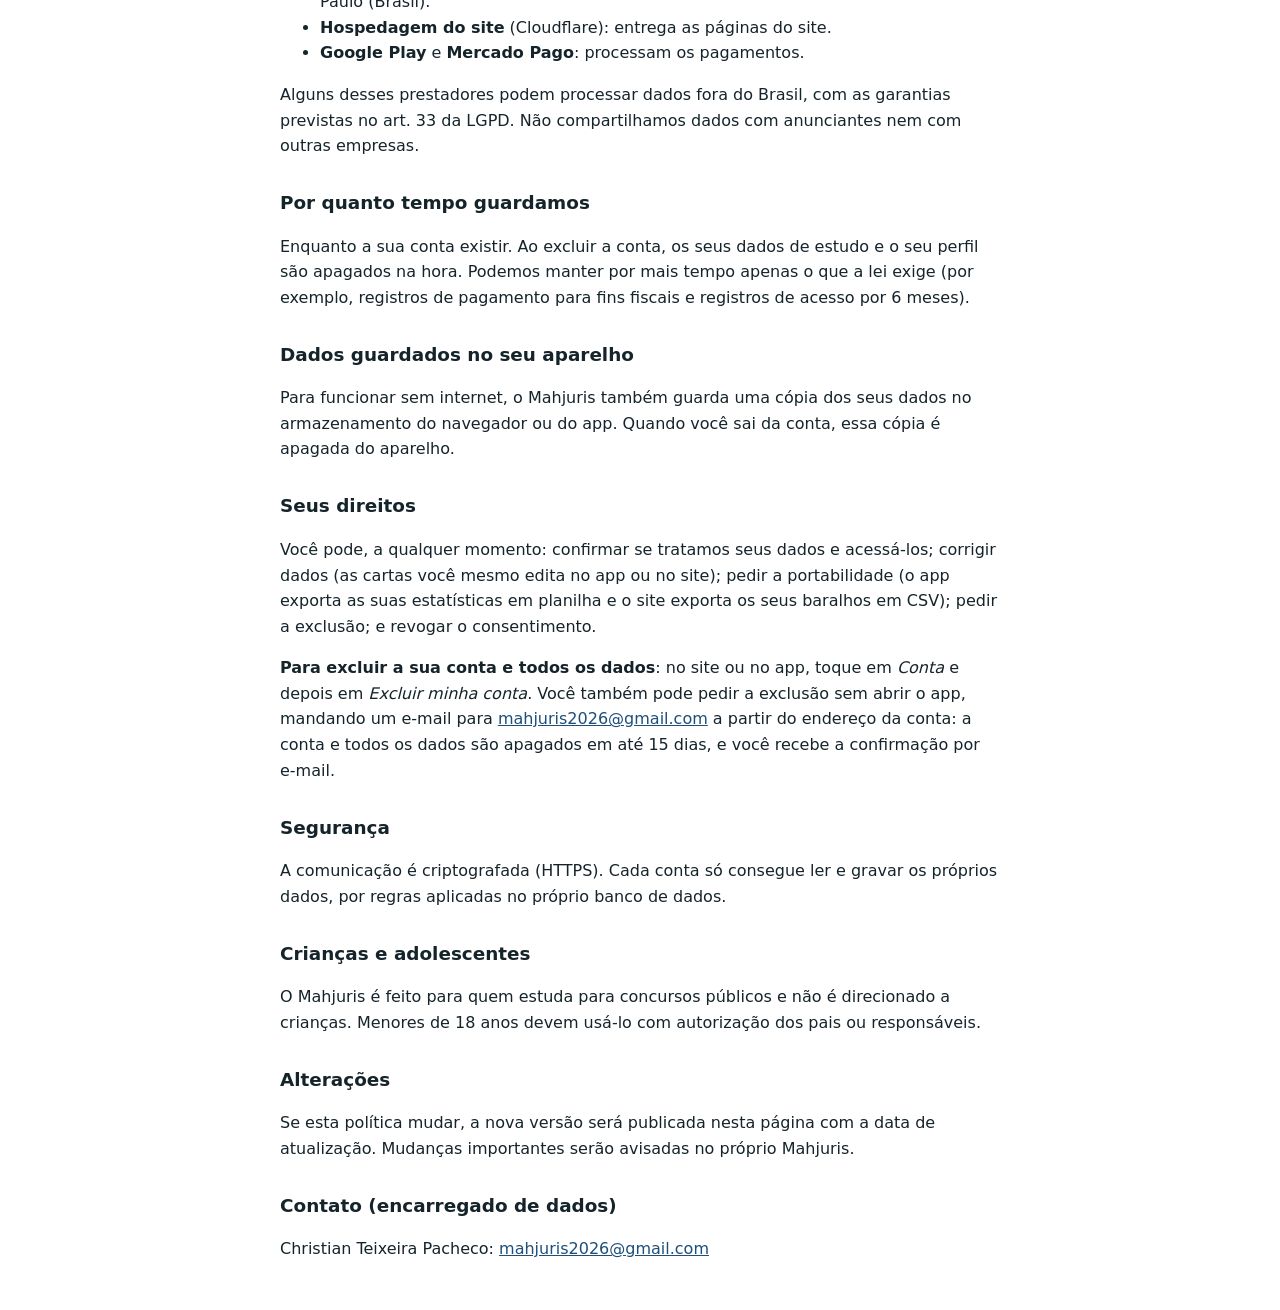
<file: app/src/main/assets/privacidade.html>
<!doctype html>
<html lang="pt-BR">
<head>
<meta charset="utf-8">
<meta name="viewport" content="width=device-width, initial-scale=1">
<title>Mahjuris · Política de Privacidade</title>
<style>
:root{--bg:#fff;--fg:#15242a;--muted:#56696e;--ink:#1d4f7a}
@media (prefers-color-scheme: dark){:root:not([data-theme="light"]){--bg:#0e191d;--fg:#e2ebec;--muted:#93a7ac;--ink:#86b6e4;color-scheme:dark}}
:root[data-theme="dark"]{--bg:#0e191d;--fg:#e2ebec;--muted:#93a7ac;--ink:#86b6e4;color-scheme:dark}
body{font:16px/1.6 system-ui,sans-serif;max-width:720px;margin:0 auto;padding:32px 16px;color:var(--fg);background:var(--bg)}
h1{font-size:1.6rem}h2{font-size:1.15rem;margin-top:1.6em}a{color:var(--ink)}
table{border-collapse:collapse;width:100%;font-size:.95rem}td,th{border-bottom:1px solid rgba(127,127,127,.35);padding:6px;text-align:left;vertical-align:top}
</style>
</head>
<body>
<h1>Política de Privacidade do Mahjuris</h1>
<p>Última atualização: 26 de novembro de 2026.</p>

<p>Esta política vale para o site do Mahjuris e para o aplicativo Mahjuris para Android (juntos, "o Mahjuris"). O controlador dos dados, nos termos da Lei Geral de Proteção de Dados (Lei 13.709/2018, "LGPD"), é Christian Teixeira Pacheco, desenvolvedor do Mahjuris.</p>

<h2>Resumo</h2>
<p>Para usar o Mahjuris você cria uma conta com e-mail e senha. Guardamos na nuvem os seus baralhos, o seu progresso e as suas estatísticas de estudo, para que fiquem iguais no site e no app. Não vendemos seus dados, não exibimos anúncios e não usamos ferramentas de rastreamento.</p>

<h2>Quais dados tratamos e por quê</h2>
<table>
<tr><th>Dado</th><th>Para quê</th><th>Base legal (LGPD)</th></tr>
<tr><td>E-mail e senha (a senha é guardada de forma criptografada, sem que ninguém consiga lê-la)</td><td>Criar e proteger a sua conta, permitir o login e a recuperação de senha</td><td>Execução de contrato (art. 7º, V)</td></tr>
<tr><td>Baralhos e cartas que você cria, importa ou edita; progresso, fases, revisões, tempo de estudo e estatísticas</td><td>Guardar o seu estudo e sincronizar entre aparelhos</td><td>Execução de contrato (art. 7º, V)</td></tr>
<tr><td>Ranking e grupos (só se você entrar): nickname, se aparece no ranking geral, pontos e tempo de jogo de cada dia, grupos que criou ou em que entrou</td><td>Mostrar o ranking e os grupos. Para outras pessoas aparece só o nickname, os pontos e o tempo; o e-mail nunca é mostrado</td><td>Consentimento, ao escolher o nickname (art. 7º, I). Dá para sair do ranking geral ou excluir a conta a qualquer momento</td></tr>
<tr><td>Plano (Free, Premium, Premium Plus ou Turma), data e número do pagamento</td><td>Liberar o Premium e atender dúvidas sobre a compra</td><td>Execução de contrato e cumprimento de obrigação legal (art. 7º, II e V)</td></tr>
<tr><td>Data do aceite desta política, data de criação da conta e do último acesso pelo app</td><td>Comprovar o aceite e manter a conta funcionando</td><td>Legítimo interesse e cumprimento de obrigação legal (art. 7º, II e IX)</td></tr>
<tr><td>Registros técnicos de acesso (endereço IP, data e hora), guardados pelos provedores</td><td>Segurança e prevenção de abuso</td><td>Cumprimento de obrigação legal (Marco Civil da Internet, art. 15) e legítimo interesse</td></tr>
</table>
<p>Os arquivos que você importa (.apkg, .xlsx, .csv) são lidos no seu próprio aparelho. Só as cartas resultantes são guardadas na sua conta.</p>

<h2>Pagamentos</h2>
<p>No app Android, a compra do Premium é feita pelo Google Play. No site, pelo Mercado Pago (Pix ou cartão). Esses serviços tratam os dados de pagamento conforme as políticas deles. O Mahjuris não recebe nem guarda número de cartão ou dados bancários; recebemos apenas a confirmação e o número do pagamento.</p>

<h2>Com quem os dados são compartilhados</h2>
<p>Usamos prestadores de serviço (operadores) que tratam os dados apenas para fazer o Mahjuris funcionar:</p>
<ul>
<li><b>Supabase</b>: banco de dados e login. Os dados ficam em servidores na região de São Paulo (Brasil).</li>
<li><b>Hospedagem do site</b> (Cloudflare): entrega as páginas do site.</li>
<li><b>Google Play</b> e <b>Mercado Pago</b>: processam os pagamentos.</li>
</ul>
<p>Alguns desses prestadores podem processar dados fora do Brasil, com as garantias previstas no art. 33 da LGPD. Não compartilhamos dados com anunciantes nem com outras empresas.</p>

<h2>Por quanto tempo guardamos</h2>
<p>Enquanto a sua conta existir. Ao excluir a conta, os seus dados de estudo e o seu perfil são apagados na hora. Podemos manter por mais tempo apenas o que a lei exige (por exemplo, registros de pagamento para fins fiscais e registros de acesso por 6 meses).</p>

<h2>Dados guardados no seu aparelho</h2>
<p>Para funcionar sem internet, o Mahjuris também guarda uma cópia dos seus dados no armazenamento do navegador ou do app. Quando você sai da conta, essa cópia é apagada do aparelho.</p>

<h2>Seus direitos</h2>
<p>Você pode, a qualquer momento: confirmar se tratamos seus dados e acessá-los; corrigir dados (as cartas você mesmo edita no app ou no site); pedir a portabilidade (o app exporta as suas estatísticas em planilha e o site exporta os seus baralhos em CSV); pedir a exclusão; e revogar o consentimento.</p>
<p><b>Para excluir a sua conta e todos os dados</b>: no site ou no app, toque em <i>Conta</i> e depois em <i>Excluir minha conta</i>. Você também pode pedir a exclusão sem abrir o app, mandando um e-mail para <a href="mailto:mahjuris2026@gmail.com">mahjuris2026@gmail.com</a> a partir do endereço da conta: a conta e todos os dados são apagados em até 15 dias, e você recebe a confirmação por e-mail.</p>

<h2>Segurança</h2>
<p>A comunicação é criptografada (HTTPS). Cada conta só consegue ler e gravar os próprios dados, por regras aplicadas no próprio banco de dados.</p>

<h2>Crianças e adolescentes</h2>
<p>O Mahjuris é feito para quem estuda para concursos públicos e não é direcionado a crianças. Menores de 18 anos devem usá-lo com autorização dos pais ou responsáveis.</p>

<h2>Alterações</h2>
<p>Se esta política mudar, a nova versão será publicada nesta página com a data de atualização. Mudanças importantes serão avisadas no próprio Mahjuris.</p>

<h2>Contato (encarregado de dados)</h2>
<p>Christian Teixeira Pacheco: <a href="mailto:mahjuris2026@gmail.com">mahjuris2026@gmail.com</a></p>
</body>
</html>
</file>
<file: fonts.css>
/* latin-ext */
@font-face {
  font-family: 'Bricolage Grotesque';
  font-style: normal;
  font-weight: 600;
  font-stretch: 100%;
  font-display: swap;
  src: url(fonts/6441e9c6d5.woff2) format('woff2');
  unicode-range: U+0100-02BA, U+02BD-02C5, U+02C7-02CC, U+02CE-02D7, U+02DD-02FF, U+0304, U+0308, U+0329, U+1D00-1DBF, U+1E00-1E9F, U+1EF2-1EFF, U+2020, U+20A0-20AB, U+20AD-20C4, U+2113, U+2C60-2C7F, U+A720-A7FF;
}
/* latin */
@font-face {
  font-family: 'Bricolage Grotesque';
  font-style: normal;
  font-weight: 600;
  font-stretch: 100%;
  font-display: swap;
  src: url(fonts/4efd1a5a63.woff2) format('woff2');
  unicode-range: U+0000-00FF, U+0131, U+0152-0153, U+02BB-02BC, U+02C6, U+02DA, U+02DC, U+0304, U+0308, U+0329, U+2000-206F, U+20AC, U+2122, U+2191, U+2193, U+2212, U+2215, U+FEFF, U+FFFD;
}
/* latin-ext */
@font-face {
  font-family: 'Bricolage Grotesque';
  font-style: normal;
  font-weight: 800;
  font-stretch: 100%;
  font-display: swap;
  src: url(fonts/6441e9c6d5.woff2) format('woff2');
  unicode-range: U+0100-02BA, U+02BD-02C5, U+02C7-02CC, U+02CE-02D7, U+02DD-02FF, U+0304, U+0308, U+0329, U+1D00-1DBF, U+1E00-1E9F, U+1EF2-1EFF, U+2020, U+20A0-20AB, U+20AD-20C4, U+2113, U+2C60-2C7F, U+A720-A7FF;
}
/* latin */
@font-face {
  font-family: 'Bricolage Grotesque';
  font-style: normal;
  font-weight: 800;
  font-stretch: 100%;
  font-display: swap;
  src: url(fonts/4efd1a5a63.woff2) format('woff2');
  unicode-range: U+0000-00FF, U+0131, U+0152-0153, U+02BB-02BC, U+02C6, U+02DA, U+02DC, U+0304, U+0308, U+0329, U+2000-206F, U+20AC, U+2122, U+2191, U+2193, U+2212, U+2215, U+FEFF, U+FFFD;
}
/* latin-ext */
@font-face {
  font-family: 'IBM Plex Sans';
  font-style: normal;
  font-weight: 400;
  font-stretch: 100%;
  font-display: swap;
  src: url(fonts/05d29bfef7.woff2) format('woff2');
  unicode-range: U+0100-02BA, U+02BD-02C5, U+02C7-02CC, U+02CE-02D7, U+02DD-02FF, U+0304, U+0308, U+0329, U+1D00-1DBF, U+1E00-1E9F, U+1EF2-1EFF, U+2020, U+20A0-20AB, U+20AD-20C4, U+2113, U+2C60-2C7F, U+A720-A7FF;
}
/* latin */
@font-face {
  font-family: 'IBM Plex Sans';
  font-style: normal;
  font-weight: 400;
  font-stretch: 100%;
  font-display: swap;
  src: url(fonts/118b756c5f.woff2) format('woff2');
  unicode-range: U+0000-00FF, U+0131, U+0152-0153, U+02BB-02BC, U+02C6, U+02DA, U+02DC, U+0304, U+0308, U+0329, U+2000-206F, U+20AC, U+2122, U+2191, U+2193, U+2212, U+2215, U+FEFF, U+FFFD;
}
/* latin-ext */
@font-face {
  font-family: 'IBM Plex Sans';
  font-style: normal;
  font-weight: 500;
  font-stretch: 100%;
  font-display: swap;
  src: url(fonts/05d29bfef7.woff2) format('woff2');
  unicode-range: U+0100-02BA, U+02BD-02C5, U+02C7-02CC, U+02CE-02D7, U+02DD-02FF, U+0304, U+0308, U+0329, U+1D00-1DBF, U+1E00-1E9F, U+1EF2-1EFF, U+2020, U+20A0-20AB, U+20AD-20C4, U+2113, U+2C60-2C7F, U+A720-A7FF;
}
/* latin */
@font-face {
  font-family: 'IBM Plex Sans';
  font-style: normal;
  font-weight: 500;
  font-stretch: 100%;
  font-display: swap;
  src: url(fonts/118b756c5f.woff2) format('woff2');
  unicode-range: U+0000-00FF, U+0131, U+0152-0153, U+02BB-02BC, U+02C6, U+02DA, U+02DC, U+0304, U+0308, U+0329, U+2000-206F, U+20AC, U+2122, U+2191, U+2193, U+2212, U+2215, U+FEFF, U+FFFD;
}
/* latin-ext */
@font-face {
  font-family: 'IBM Plex Sans';
  font-style: normal;
  font-weight: 600;
  font-stretch: 100%;
  font-display: swap;
  src: url(fonts/05d29bfef7.woff2) format('woff2');
  unicode-range: U+0100-02BA, U+02BD-02C5, U+02C7-02CC, U+02CE-02D7, U+02DD-02FF, U+0304, U+0308, U+0329, U+1D00-1DBF, U+1E00-1E9F, U+1EF2-1EFF, U+2020, U+20A0-20AB, U+20AD-20C4, U+2113, U+2C60-2C7F, U+A720-A7FF;
}
/* latin */
@font-face {
  font-family: 'IBM Plex Sans';
  font-style: normal;
  font-weight: 600;
  font-stretch: 100%;
  font-display: swap;
  src: url(fonts/118b756c5f.woff2) format('woff2');
  unicode-range: U+0000-00FF, U+0131, U+0152-0153, U+02BB-02BC, U+02C6, U+02DA, U+02DC, U+0304, U+0308, U+0329, U+2000-206F, U+20AC, U+2122, U+2191, U+2193, U+2212, U+2215, U+FEFF, U+FFFD;
}
/* latin-ext */
@font-face {
  font-family: 'IBM Plex Sans Condensed';
  font-style: normal;
  font-weight: 500;
  font-display: swap;
  src: url(fonts/98f91742cc.woff2) format('woff2');
  unicode-range: U+0100-02BA, U+02BD-02C5, U+02C7-02CC, U+02CE-02D7, U+02DD-02FF, U+0304, U+0308, U+0329, U+1D00-1DBF, U+1E00-1E9F, U+1EF2-1EFF, U+2020, U+20A0-20AB, U+20AD-20C4, U+2113, U+2C60-2C7F, U+A720-A7FF;
}
/* latin */
@font-face {
  font-family: 'IBM Plex Sans Condensed';
  font-style: normal;
  font-weight: 500;
  font-display: swap;
  src: url(fonts/bb4fdf6199.woff2) format('woff2');
  unicode-range: U+0000-00FF, U+0131, U+0152-0153, U+02BB-02BC, U+02C6, U+02DA, U+02DC, U+0304, U+0308, U+0329, U+2000-206F, U+20AC, U+2122, U+2191, U+2193, U+2212, U+2215, U+FEFF, U+FFFD;
}
/* latin-ext */
@font-face {
  font-family: 'IBM Plex Sans Condensed';
  font-style: normal;
  font-weight: 600;
  font-display: swap;
  src: url(fonts/e92930189d.woff2) format('woff2');
  unicode-range: U+0100-02BA, U+02BD-02C5, U+02C7-02CC, U+02CE-02D7, U+02DD-02FF, U+0304, U+0308, U+0329, U+1D00-1DBF, U+1E00-1E9F, U+1EF2-1EFF, U+2020, U+20A0-20AB, U+20AD-20C4, U+2113, U+2C60-2C7F, U+A720-A7FF;
}
/* latin */
@font-face {
  font-family: 'IBM Plex Sans Condensed';
  font-style: normal;
  font-weight: 600;
  font-display: swap;
  src: url(fonts/6cd670448c.woff2) format('woff2');
  unicode-range: U+0000-00FF, U+0131, U+0152-0153, U+02BB-02BC, U+02C6, U+02DA, U+02DC, U+0304, U+0308, U+0329, U+2000-206F, U+20AC, U+2122, U+2191, U+2193, U+2212, U+2215, U+FEFF, U+FFFD;
}
</file>
<file: app/src/main/assets/fonts.css>
/* latin-ext */
@font-face {
  font-family: 'Bricolage Grotesque';
  font-style: normal;
  font-weight: 600;
  font-stretch: 100%;
  font-display: swap;
  src: url(fonts/6441e9c6d5.woff2) format('woff2');
  unicode-range: U+0100-02BA, U+02BD-02C5, U+02C7-02CC, U+02CE-02D7, U+02DD-02FF, U+0304, U+0308, U+0329, U+1D00-1DBF, U+1E00-1E9F, U+1EF2-1EFF, U+2020, U+20A0-20AB, U+20AD-20C4, U+2113, U+2C60-2C7F, U+A720-A7FF;
}
/* latin */
@font-face {
  font-family: 'Bricolage Grotesque';
  font-style: normal;
  font-weight: 600;
  font-stretch: 100%;
  font-display: swap;
  src: url(fonts/4efd1a5a63.woff2) format('woff2');
  unicode-range: U+0000-00FF, U+0131, U+0152-0153, U+02BB-02BC, U+02C6, U+02DA, U+02DC, U+0304, U+0308, U+0329, U+2000-206F, U+20AC, U+2122, U+2191, U+2193, U+2212, U+2215, U+FEFF, U+FFFD;
}
/* latin-ext */
@font-face {
  font-family: 'Bricolage Grotesque';
  font-style: normal;
  font-weight: 800;
  font-stretch: 100%;
  font-display: swap;
  src: url(fonts/6441e9c6d5.woff2) format('woff2');
  unicode-range: U+0100-02BA, U+02BD-02C5, U+02C7-02CC, U+02CE-02D7, U+02DD-02FF, U+0304, U+0308, U+0329, U+1D00-1DBF, U+1E00-1E9F, U+1EF2-1EFF, U+2020, U+20A0-20AB, U+20AD-20C4, U+2113, U+2C60-2C7F, U+A720-A7FF;
}
/* latin */
@font-face {
  font-family: 'Bricolage Grotesque';
  font-style: normal;
  font-weight: 800;
  font-stretch: 100%;
  font-display: swap;
  src: url(fonts/4efd1a5a63.woff2) format('woff2');
  unicode-range: U+0000-00FF, U+0131, U+0152-0153, U+02BB-02BC, U+02C6, U+02DA, U+02DC, U+0304, U+0308, U+0329, U+2000-206F, U+20AC, U+2122, U+2191, U+2193, U+2212, U+2215, U+FEFF, U+FFFD;
}
/* latin-ext */
@font-face {
  font-family: 'IBM Plex Sans';
  font-style: normal;
  font-weight: 400;
  font-stretch: 100%;
  font-display: swap;
  src: url(fonts/05d29bfef7.woff2) format('woff2');
  unicode-range: U+0100-02BA, U+02BD-02C5, U+02C7-02CC, U+02CE-02D7, U+02DD-02FF, U+0304, U+0308, U+0329, U+1D00-1DBF, U+1E00-1E9F, U+1EF2-1EFF, U+2020, U+20A0-20AB, U+20AD-20C4, U+2113, U+2C60-2C7F, U+A720-A7FF;
}
/* latin */
@font-face {
  font-family: 'IBM Plex Sans';
  font-style: normal;
  font-weight: 400;
  font-stretch: 100%;
  font-display: swap;
  src: url(fonts/118b756c5f.woff2) format('woff2');
  unicode-range: U+0000-00FF, U+0131, U+0152-0153, U+02BB-02BC, U+02C6, U+02DA, U+02DC, U+0304, U+0308, U+0329, U+2000-206F, U+20AC, U+2122, U+2191, U+2193, U+2212, U+2215, U+FEFF, U+FFFD;
}
/* latin-ext */
@font-face {
  font-family: 'IBM Plex Sans';
  font-style: normal;
  font-weight: 500;
  font-stretch: 100%;
  font-display: swap;
  src: url(fonts/05d29bfef7.woff2) format('woff2');
  unicode-range: U+0100-02BA, U+02BD-02C5, U+02C7-02CC, U+02CE-02D7, U+02DD-02FF, U+0304, U+0308, U+0329, U+1D00-1DBF, U+1E00-1E9F, U+1EF2-1EFF, U+2020, U+20A0-20AB, U+20AD-20C4, U+2113, U+2C60-2C7F, U+A720-A7FF;
}
/* latin */
@font-face {
  font-family: 'IBM Plex Sans';
  font-style: normal;
  font-weight: 500;
  font-stretch: 100%;
  font-display: swap;
  src: url(fonts/118b756c5f.woff2) format('woff2');
  unicode-range: U+0000-00FF, U+0131, U+0152-0153, U+02BB-02BC, U+02C6, U+02DA, U+02DC, U+0304, U+0308, U+0329, U+2000-206F, U+20AC, U+2122, U+2191, U+2193, U+2212, U+2215, U+FEFF, U+FFFD;
}
/* latin-ext */
@font-face {
  font-family: 'IBM Plex Sans';
  font-style: normal;
  font-weight: 600;
  font-stretch: 100%;
  font-display: swap;
  src: url(fonts/05d29bfef7.woff2) format('woff2');
  unicode-range: U+0100-02BA, U+02BD-02C5, U+02C7-02CC, U+02CE-02D7, U+02DD-02FF, U+0304, U+0308, U+0329, U+1D00-1DBF, U+1E00-1E9F, U+1EF2-1EFF, U+2020, U+20A0-20AB, U+20AD-20C4, U+2113, U+2C60-2C7F, U+A720-A7FF;
}
/* latin */
@font-face {
  font-family: 'IBM Plex Sans';
  font-style: normal;
  font-weight: 600;
  font-stretch: 100%;
  font-display: swap;
  src: url(fonts/118b756c5f.woff2) format('woff2');
  unicode-range: U+0000-00FF, U+0131, U+0152-0153, U+02BB-02BC, U+02C6, U+02DA, U+02DC, U+0304, U+0308, U+0329, U+2000-206F, U+20AC, U+2122, U+2191, U+2193, U+2212, U+2215, U+FEFF, U+FFFD;
}
/* latin-ext */
@font-face {
  font-family: 'IBM Plex Sans Condensed';
  font-style: normal;
  font-weight: 500;
  font-display: swap;
  src: url(fonts/98f91742cc.woff2) format('woff2');
  unicode-range: U+0100-02BA, U+02BD-02C5, U+02C7-02CC, U+02CE-02D7, U+02DD-02FF, U+0304, U+0308, U+0329, U+1D00-1DBF, U+1E00-1E9F, U+1EF2-1EFF, U+2020, U+20A0-20AB, U+20AD-20C4, U+2113, U+2C60-2C7F, U+A720-A7FF;
}
/* latin */
@font-face {
  font-family: 'IBM Plex Sans Condensed';
  font-style: normal;
  font-weight: 500;
  font-display: swap;
  src: url(fonts/bb4fdf6199.woff2) format('woff2');
  unicode-range: U+0000-00FF, U+0131, U+0152-0153, U+02BB-02BC, U+02C6, U+02DA, U+02DC, U+0304, U+0308, U+0329, U+2000-206F, U+20AC, U+2122, U+2191, U+2193, U+2212, U+2215, U+FEFF, U+FFFD;
}
/* latin-ext */
@font-face {
  font-family: 'IBM Plex Sans Condensed';
  font-style: normal;
  font-weight: 600;
  font-display: swap;
  src: url(fonts/e92930189d.woff2) format('woff2');
  unicode-range: U+0100-02BA, U+02BD-02C5, U+02C7-02CC, U+02CE-02D7, U+02DD-02FF, U+0304, U+0308, U+0329, U+1D00-1DBF, U+1E00-1E9F, U+1EF2-1EFF, U+2020, U+20A0-20AB, U+20AD-20C4, U+2113, U+2C60-2C7F, U+A720-A7FF;
}
/* latin */
@font-face {
  font-family: 'IBM Plex Sans Condensed';
  font-style: normal;
  font-weight: 600;
  font-display: swap;
  src: url(fonts/6cd670448c.woff2) format('woff2');
  unicode-range: U+0000-00FF, U+0131, U+0152-0153, U+02BB-02BC, U+02C6, U+02DA, U+02DC, U+0304, U+0308, U+0329, U+2000-206F, U+20AC, U+2122, U+2191, U+2193, U+2212, U+2215, U+FEFF, U+FFFD;
}
</file>
